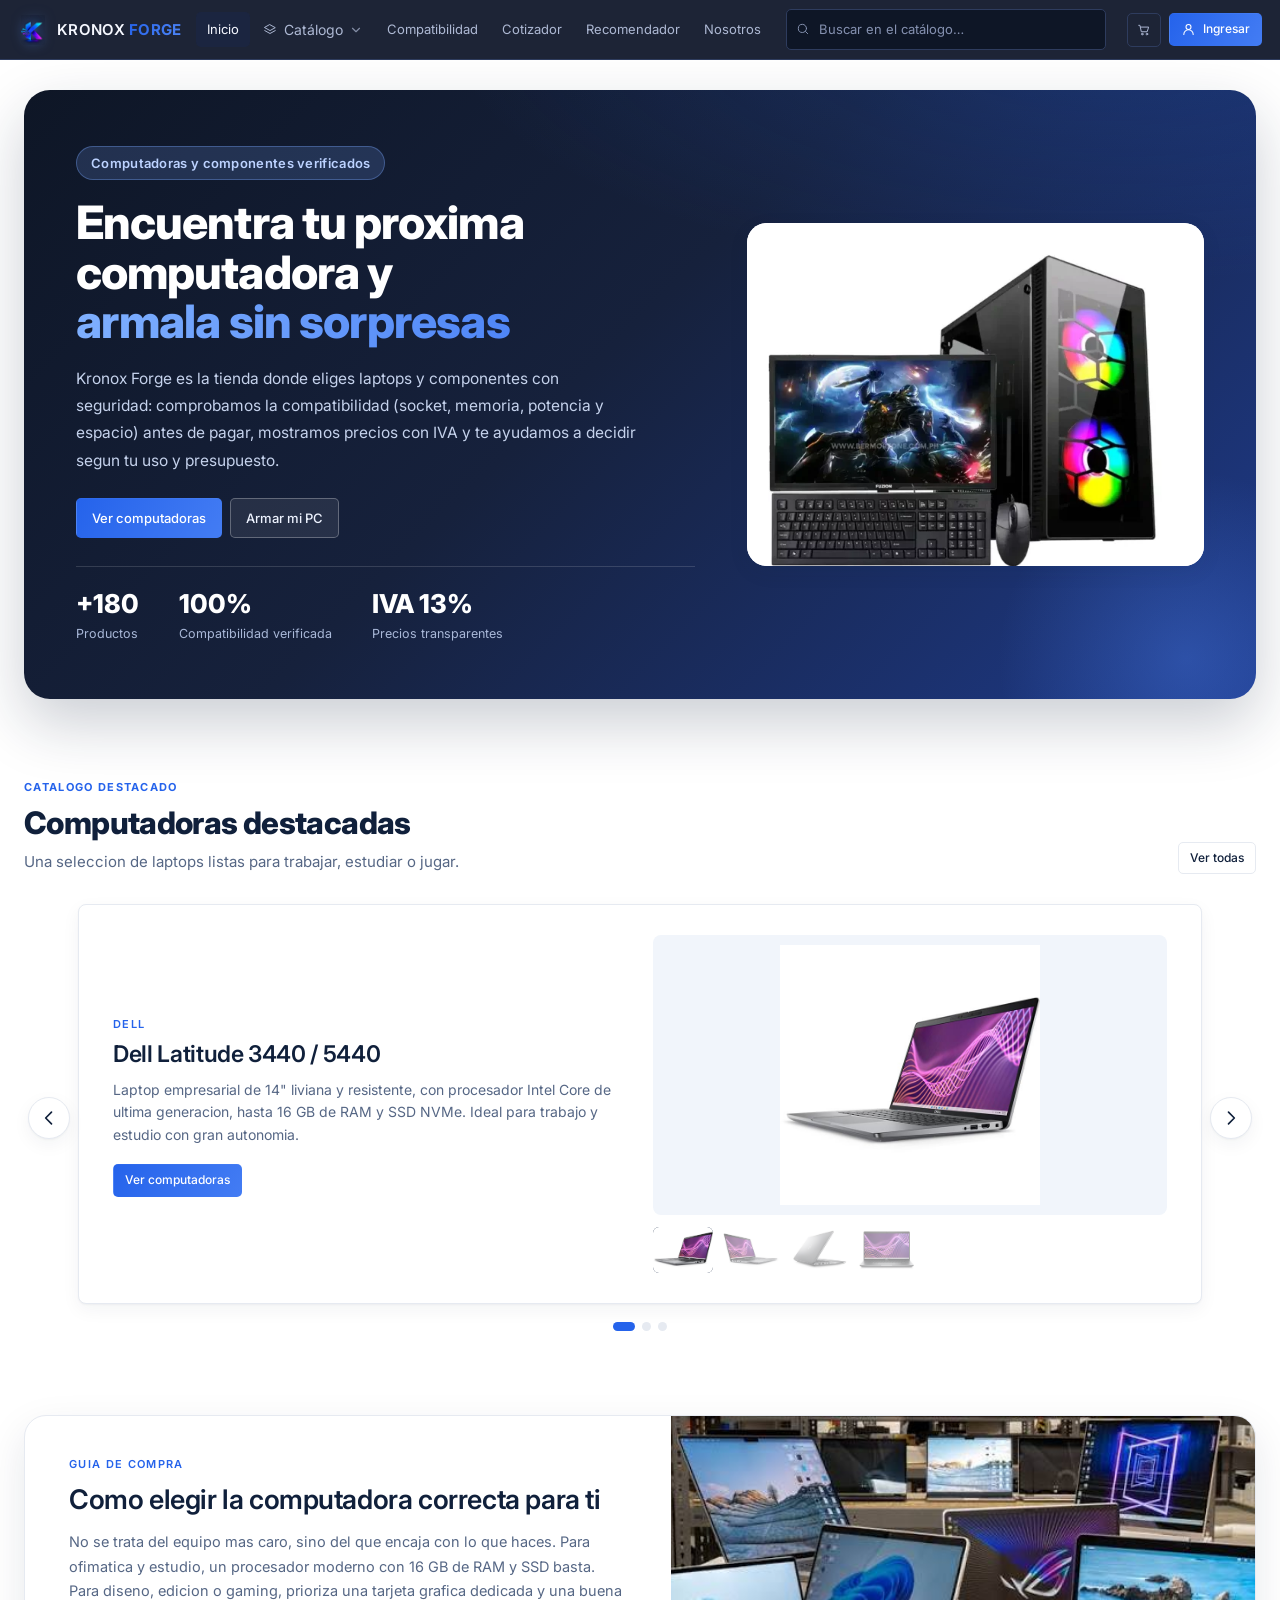
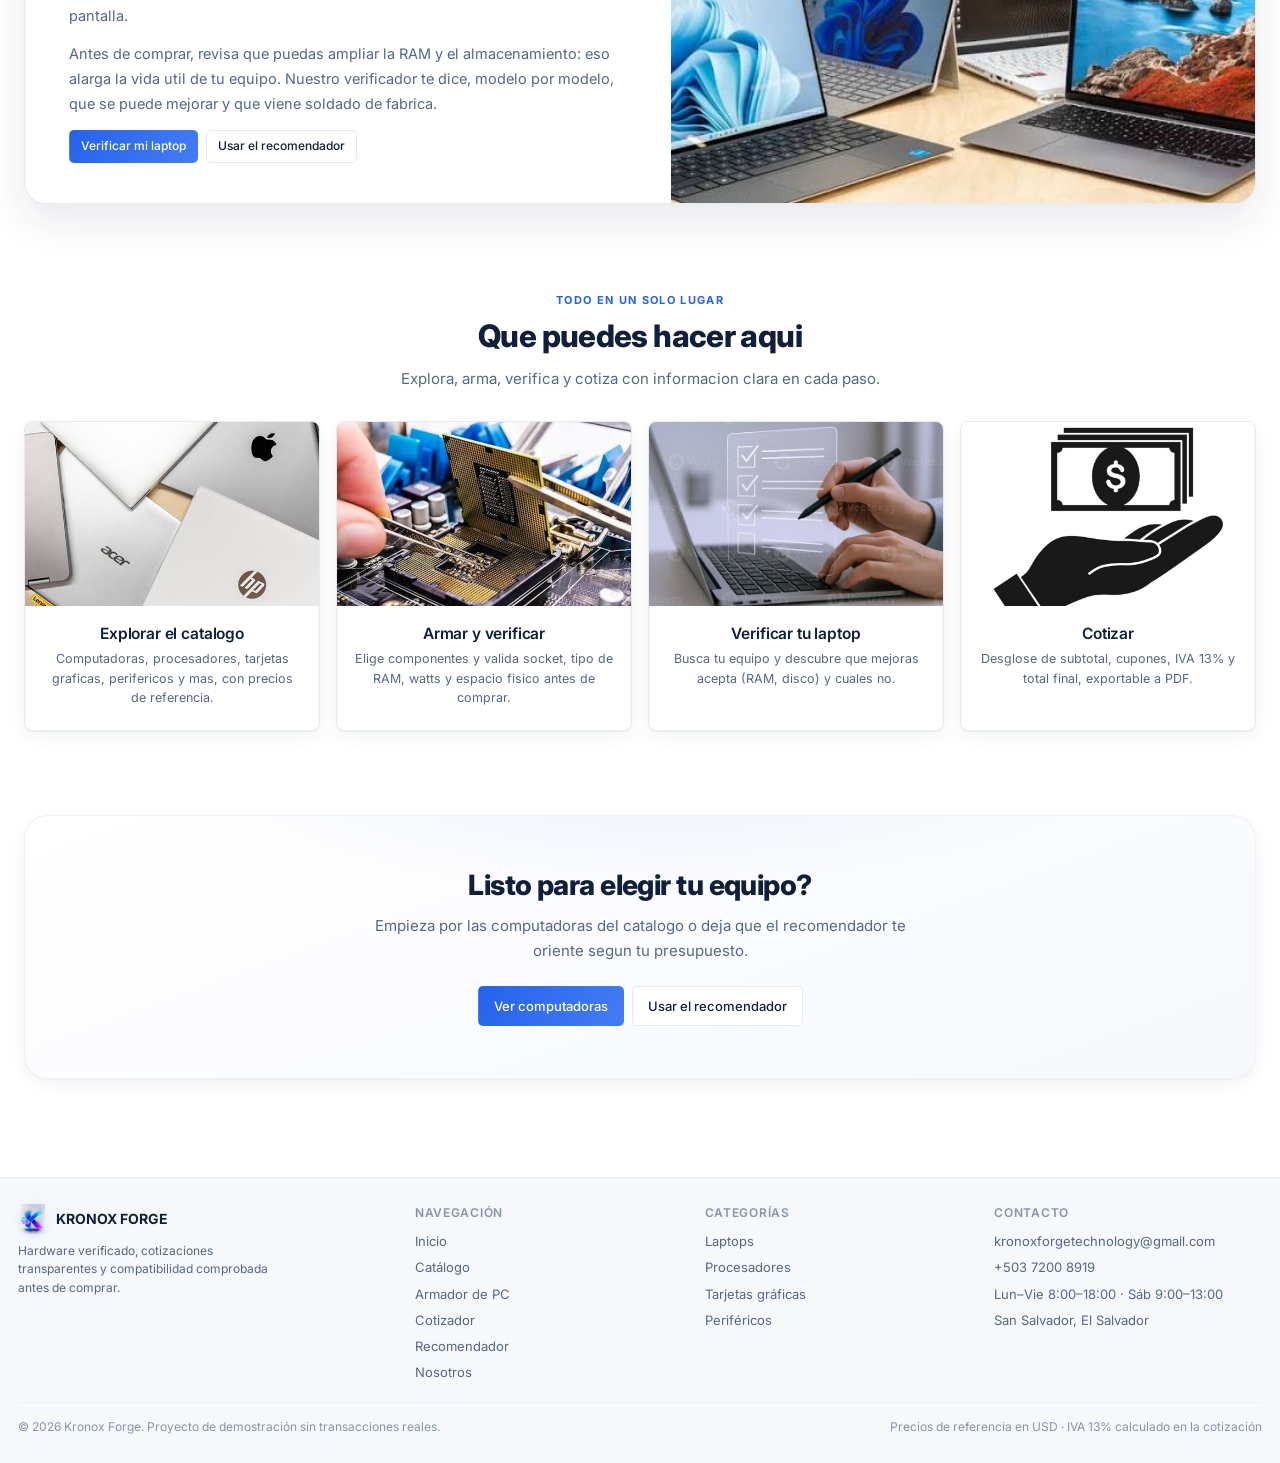
<file: index.html>
<!DOCTYPE html>
<html lang="es">
<head>
<meta charset="UTF-8">
<meta name="viewport" content="width=device-width, initial-scale=1">
<title>Inicio — Kronox Forge</title>
<meta name="description" content="Kronox Forge: tienda y catalogo de computadoras y componentes verificados. Explora laptops destacadas, arma tu PC con validacion de compatibilidad y cotiza con IVA.">
<link rel="preconnect" href="https://fonts.googleapis.com">
<link rel="preconnect" href="https://fonts.gstatic.com" crossorigin>
<link href="https://fonts.googleapis.com/css2?family=Inter:wght@400;500;600&display=swap" rel="stylesheet">
<link rel="stylesheet" href="css/style.css">
<link rel="stylesheet" href="css/style2.css">
<link rel="stylesheet" href="css/inicio.css">
</head>
<body data-page="inicio">

<div id="navbar"></div>

<main class="main">
  <div class="wrap home-wrap">

    <section class="hero-home reveal">
      <div class="hero-home-grid">
        <div class="hero-tx">
          <span class="badge badge-accent home-eyebrow">Computadoras y componentes verificados</span>
          <h1 class="hero-home-title">Encuentra tu proxima computadora y <span class="accent-text">armala sin sorpresas</span></h1>
          <p class="hero-home-lead">Kronox Forge es la tienda donde eliges laptops y componentes con seguridad: comprobamos la compatibilidad (socket, memoria, potencia y espacio) antes de pagar, mostramos precios con IVA y te ayudamos a decidir segun tu uso y presupuesto.</p>
          <div class="btn-group">
            <a class="btn btn-primary" href="catalogo.html?cat=laptops">Ver computadoras</a>
            <a class="btn" href="compatibilidad.html">Armar mi PC</a>
          </div>
          <div class="hero-home-stats">
            <div class="hero-home-stat"><b>+180</b><span>Productos</span></div>
            <div class="hero-home-stat"><b>100%</b><span>Compatibilidad verificada</span></div>
            <div class="hero-home-stat"><b>IVA 13%</b><span>Precios transparentes</span></div>
          </div>
        </div>
        <div class="hero-carousel" id="heroCarousel" aria-label="Imagenes de Kronox Forge"></div>
      </div>
    </section>

    <section class="home-section reveal">
      <div class="home-head home-head-row">
        <div>
          <span class="home-eyebrow-sm">Catalogo destacado</span>
          <h2 class="home-h2">Computadoras destacadas</h2>
          <p class="home-sub">Una seleccion de laptops listas para trabajar, estudiar o jugar.</p>
        </div>
        <a class="btn btn-sm" href="catalogo.html?cat=laptops">Ver todas</a>
      </div>
      <div class="feat-carousel" id="featCarousel">
        <button class="feat-arrow feat-prev" id="featPrev" aria-label="Anterior"><svg viewBox="0 0 24 24" width="20" height="20" fill="none" stroke="currentColor" stroke-width="2" stroke-linecap="round" stroke-linejoin="round"><path d="M15 5l-7 7 7 7"/></svg></button>
        <div class="feat-track" id="featTrack"></div>
        <button class="feat-arrow feat-next" id="featNext" aria-label="Siguiente"><svg viewBox="0 0 24 24" width="20" height="20" fill="none" stroke="currentColor" stroke-width="2" stroke-linecap="round" stroke-linejoin="round"><path d="M9 5l7 7-7 7"/></svg></button>
        <div class="feat-dots" id="featDots"></div>
      </div>
    </section>

    <section class="home-section reveal">
      <article class="card editorial home-editorial">
        <div class="editorial-tx">
          <span class="eyebrow">Guia de compra</span>
          <h2>Como elegir la computadora correcta para ti</h2>
          <p>No se trata del equipo mas caro, sino del que encaja con lo que haces. Para ofimatica y estudio, un procesador moderno con 16 GB de RAM y SSD basta. Para diseno, edicion o gaming, prioriza una tarjeta grafica dedicada y una buena pantalla.</p>
          <p>Antes de comprar, revisa que puedas ampliar la RAM y el almacenamiento: eso alarga la vida util de tu equipo. Nuestro verificador te dice, modelo por modelo, que se puede mejorar y que viene soldado de fabrica.</p>
          <div class="btn-group">
            <a class="btn btn-primary btn-sm" href="compatibilidad.html">Verificar mi laptop</a>
            <a class="btn btn-sm" href="recomendador.html">Usar el recomendador</a>
          </div>
        </div>
        <div class="editorial-img" style="background-image:url('img/Inicio imagnes/guia-compra.png')"></div>
      </article>
    </section>

    <section class="home-section reveal">
      <div class="home-head home-head-center">
        <span class="home-eyebrow-sm">Todo en un solo lugar</span>
        <h2 class="home-h2">Que puedes hacer aqui</h2>
        <p class="home-sub">Explora, arma, verifica y cotiza con informacion clara en cada paso.</p>
      </div>
      <div class="tiles">
        <a class="tile" href="catalogo.html">
          <span class="tile-img"><img src="img/Inicio imagnes/laptops muestras.pmg.jpg" alt="Computadoras de muestra" loading="lazy"></span>
          <span class="tile-tx"><h3>Explorar el catalogo</h3><p>Computadoras, procesadores, tarjetas graficas, perifericos y mas, con precios de referencia.</p></span>
        </a>
        <a class="tile" href="compatibilidad.html">
          <span class="tile-img"><img src="img/Inicio imagnes/armado-cpu.png" alt="Armado de PC" loading="lazy"></span>
          <span class="tile-tx"><h3>Armar y verificar</h3><p>Elige componentes y valida socket, tipo de RAM, watts y espacio fisico antes de comprar.</p></span>
        </a>
        <a class="tile" href="compatibilidad.html">
          <span class="tile-img"><img src="img/Inicio imagnes/verificar-laptop.png" alt="Verificacion de laptop" loading="lazy"></span>
          <span class="tile-tx"><h3>Verificar tu laptop</h3><p>Busca tu equipo y descubre que mejoras acepta (RAM, disco) y cuales no.</p></span>
        </a>
        <a class="tile" href="cotizador.html">
          <span class="tile-img"><img src="img/Inicio imagnes/cotizar.png" alt="Cotizacion" loading="lazy"></span>
          <span class="tile-tx"><h3>Cotizar</h3><p>Desglose de subtotal, cupones, IVA 13% y total final, exportable a PDF.</p></span>
        </a>
      </div>
    </section>

    <section class="home-section reveal">
      <div class="home-cta">
        <h3>Listo para elegir tu equipo?</h3>
        <p>Empieza por las computadoras del catalogo o deja que el recomendador te oriente segun tu presupuesto.</p>
        <div class="btn-group" style="justify-content:center">
          <a class="btn btn-primary" href="catalogo.html?cat=laptops">Ver computadoras</a>
          <a class="btn" href="recomendador.html">Usar el recomendador</a>
        </div>
      </div>
    </section>

  </div>
</main>

<div id="footer"></div>
<script src="js/laptops.js"></script>
<script src="js/laptops2.js"></script>
<script src="js/laptops3.js"></script>
<script src="js/laptops4.js"></script>
<script src="js/componentes.js"></script>
<script src="js/app.js"></script>
<script>
  (function () {
    var els = document.querySelectorAll('.reveal');
    if (!('IntersectionObserver' in window) || !els.length) {
      for (var r = 0; r < els.length; r++) els[r].classList.add('in');
    } else {
      var io = new IntersectionObserver(function (entries) {
        entries.forEach(function (e) {
          if (e.isIntersecting) { e.target.classList.add('in'); io.unobserve(e.target); }
        });
      }, { threshold: 0.12, rootMargin: '0px 0px -8% 0px' });
      els.forEach(function (el) { io.observe(el); });
    }
  })();

  (function () {
    var HERO_IMAGES = [
      'img/Inicio imagnes/PC Gamer Vanguard Alfa.png',
      'img/Inicio imagnes/Ram Emsamblaje.png',
      'img/Inicio imagnes/laptops muestras.pmg.jpg'
    ];
    var box = document.getElementById('heroCarousel');
    if (!box) return;
    box.innerHTML = HERO_IMAGES.map(function (s, i) {
      return '<img class="hero-slide' + (i === 0 ? ' on' : '') + '" src="' + encodeURI(s) + '" alt="">';
    }).join('');
    var slides = box.querySelectorAll('.hero-slide');
    if (slides.length < 2) return;
    var hi = 0;
    setInterval(function () {
      slides[hi].classList.remove('on');
      hi = (hi + 1) % slides.length;
      slides[hi].classList.add('on');
    }, 3000);
  })();

  (function () {
    var FEATURED = [
      {
        brand: 'Dell',
        name: 'Dell Latitude 3440 / 5440',
        desc: 'Laptop empresarial de 14" liviana y resistente, con procesador Intel Core de ultima generacion, hasta 16 GB de RAM y SSD NVMe. Ideal para trabajo y estudio con gran autonomia.',
        dir: 'img/Computadoras Destacadas/Computadora Dell/',
        images: ['Dell Latitude 3440  5440.png', 'Dell Latitude 3440 54401.png', 'Dell Latitude 3440 54402.png', 'Dell Latitude 3440 54403.png']
      },
      {
        brand: 'Lenovo',
        name: 'Lenovo IdeaPad Pro 5',
        desc: 'Portatil de 14" con pantalla nitida, chasis de aluminio y gran rendimiento multitarea. Equilibrio entre portabilidad y potencia para creativos y uso diario exigente.',
        dir: 'img/Computadoras Destacadas/Computadora Lenovo/',
        images: ['Lenovo IdeaPad PRO 5.png', 'Lenovo IdeaPad PRO 6.png', 'Lenovo IdeaPad PRO 7.png', 'IdeaPad Pro 5 lenovo.png', 'IdeaPad Pro 5 lenovo1.png', 'IdeaPad Pro 5 lenovo2.png', 'IdeaPad Pro 5 lenovo3.png', 'IdeaPad Pro 5 lenovo4.png', 'IdeaPad Pro 5 lenovo5.png']
      },
      {
        brand: 'ASUS',
        name: 'ASUS Zenbook 14 OLED',
        desc: 'Ultrabook premium de 14" con pantalla OLED, chasis delgado de ~1.2 kg y gran bateria. Perfecta para quienes buscan diseno, color preciso y portabilidad.',
        dir: 'img/Computadoras Destacadas/computadora Azus/',
        images: ['ASUS Zenbook 14 OLED.png', 'ASUS Zenbook 14 OLED1.png', 'ASUS Zenbook 14 OLED2.png', 'ASUS Zenbook 14 OLED3.png', 'ASUS Zenbook 14 OLED5.png', 'ASUS Zenbook 14 OLED6.png', 'ASUS Zenbook 14 OLED7.png']
      }
    ];
    var track = document.getElementById('featTrack');
    var dotsBox = document.getElementById('featDots');
    var prevBtn = document.getElementById('featPrev');
    var nextBtn = document.getElementById('featNext');
    if (!track) return;

    var fi = 0;
    var imgIdx = FEATURED.map(function () { return 0; });

    function esc(t) { var d = document.createElement('div'); d.textContent = t == null ? '' : t; return d.innerHTML; }

    function render() {
      var c = FEATURED[fi];
      var cur = imgIdx[fi];
      var thumbs = c.images.map(function (img, i) {
        return '<button type="button" class="feat-thumb' + (i === cur ? ' on' : '') +
          '" data-i="' + i + '" aria-label="Ver foto ' + (i + 1) + ' de ' + esc(c.name) + '">' +
          '<img src="' + encodeURI(c.dir + img) + '" alt=""></button>';
      }).join('');

      track.innerHTML =
        '<article class="feat-card">' +
          '<div class="feat-tx">' +
            '<span class="feat-brand">' + esc(c.brand) + '</span>' +
            '<h3>' + esc(c.name) + '</h3>' +
            '<p>' + esc(c.desc) + '</p>' +
            '<a class="btn btn-sm btn-primary" href="catalogo.html?cat=laptops">Ver computadoras</a>' +
          '</div>' +
          '<div class="feat-gallery">' +
            '<div class="feat-main"><img src="' + encodeURI(c.dir + c.images[cur]) + '" alt="' + esc(c.name) + '"></div>' +
            '<div class="feat-thumbs">' + thumbs + '</div>' +
          '</div>' +
        '</article>';

      var mainImg = track.querySelector('.feat-main img');
      var thumbBtns = track.querySelectorAll('.feat-thumb');
      Array.prototype.forEach.call(thumbBtns, function (b) {
        b.addEventListener('click', function () {
          var i = +b.getAttribute('data-i');
          imgIdx[fi] = i;
          mainImg.src = encodeURI(c.dir + c.images[i]);
          for (var k = 0; k < thumbBtns.length; k++) thumbBtns[k].classList.toggle('on', thumbBtns[k] === b);
        });
      });

      var dots = dotsBox.querySelectorAll('button');
      for (var i = 0; i < dots.length; i++) dots[i].classList.toggle('on', i === fi);
    }

    dotsBox.innerHTML = FEATURED.map(function (c) {
      return '<button type="button" aria-label="Ir a ' + esc(c.name) + '"></button>';
    }).join('');
    Array.prototype.forEach.call(dotsBox.querySelectorAll('button'), function (b, i) {
      b.addEventListener('click', function () { fi = i; render(); });
    });

    function go(dir) { fi = (fi + dir + FEATURED.length) % FEATURED.length; render(); }
    if (prevBtn) prevBtn.addEventListener('click', function () { go(-1); });
    if (nextBtn) nextBtn.addEventListener('click', function () { go(1); });

    render();
  })();
</script>
</body>
</html>
</file>
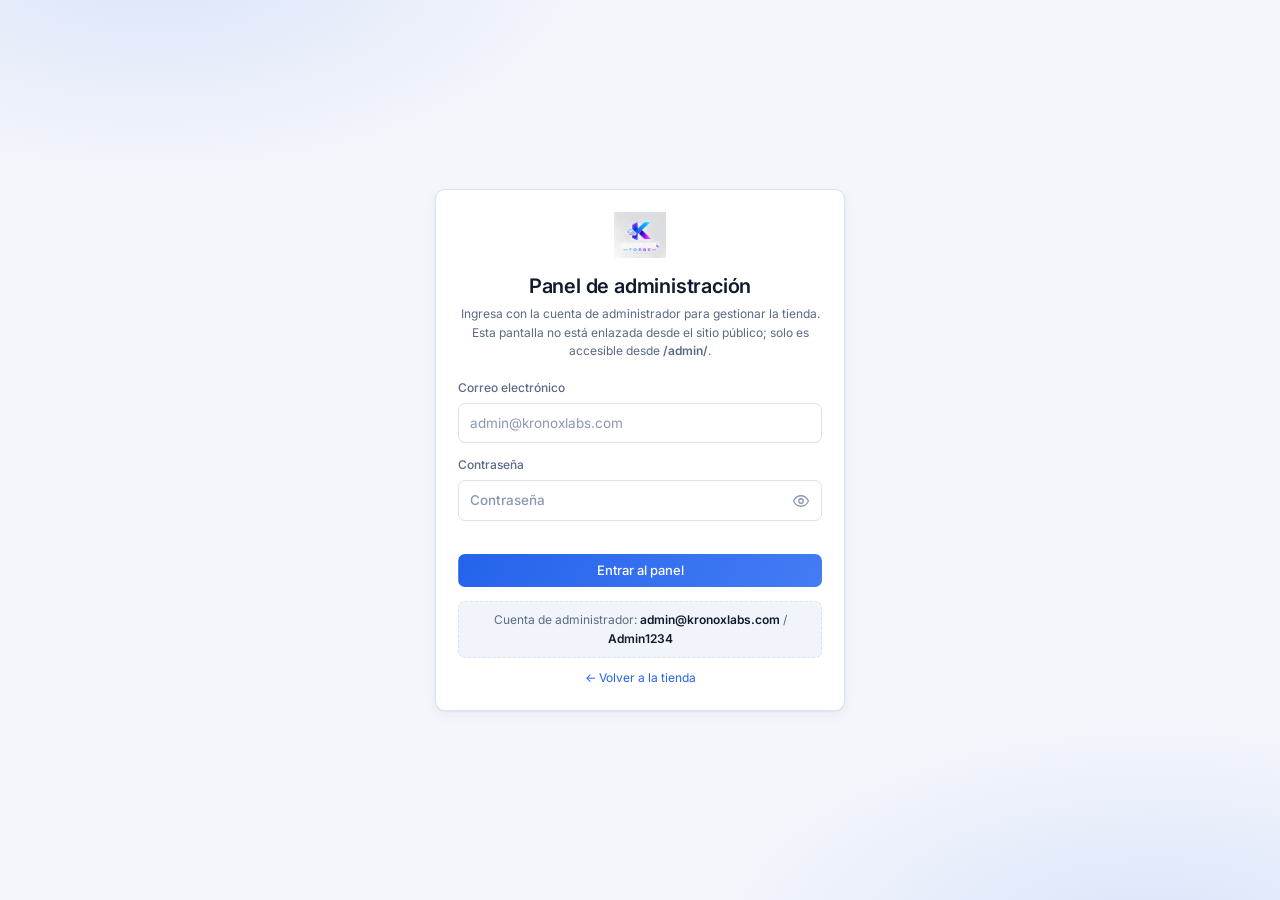
<file: admin/index.html>
<!DOCTYPE html>
<html lang="es">
<head>
<meta charset="UTF-8">
<meta name="viewport" content="width=device-width, initial-scale=1">
<title>Administración — Kronox Forge</title>
<meta name="robots" content="noindex">
<link rel="preconnect" href="https://fonts.googleapis.com">
<link rel="preconnect" href="https://fonts.gstatic.com" crossorigin>
<link href="https://fonts.googleapis.com/css2?family=Inter:wght@400;500;600&display=swap" rel="stylesheet">
<link rel="stylesheet" href="admin.css">
</head>
<body data-page="admin">

<!-- Acceso de administrador -->
<section id="adminGate">
  <div class="gate-card card card-pad-lg">
    <img class="gate-logo" src="../img/logo-full-glow.png" alt="Kronox Forge">
    <h1>Panel de administración</h1>
    <p class="tiny muted">Ingresa con la cuenta de administrador para gestionar la tienda. Esta pantalla no está enlazada desde el sitio público; solo es accesible desde <b>/admin/</b>.</p>
    <form id="gateForm" novalidate>
      <label class="field"><span>Correo electrónico</span><input type="email" id="gEmail" placeholder="admin@kronoxlabs.com" autocomplete="username"></label>
      <label class="field"><span>Contraseña</span>
        <span class="pass-wrap">
          <input type="password" id="gPass" placeholder="Contraseña" autocomplete="current-password">
          <button type="button" class="pass-eye" id="gEye" aria-label="Mostrar contraseña"></button>
        </span>
      </label>
      <div class="err-text" id="gErr"></div>
      <button class="btn btn-primary btn-block" type="submit">Entrar al panel</button>
    </form>
    <p class="hint">Cuenta de administrador: <b>admin@kronoxlabs.com</b> / <b>Admin1234</b></p>
    <a class="tiny" href="../index.html">← Volver a la tienda</a>
  </div>
</section>

<!-- Panel -->
<div id="adminApp" class="hidden">
  <header class="adm-topbar">
    <div class="adm-brand">
      <img src="../img/logo-k.png" alt="">
      <div><b>KRONOX FORGE</b><span>Panel de administración</span></div>
    </div>
    <nav class="adm-tabs" id="admTabs">
      <button class="adm-tab active" data-sec="resumen">Resumen</button>
      <button class="adm-tab" data-sec="productos">Productos</button>
      <button class="adm-tab" data-sec="cupones">Cupones</button>
      <button class="adm-tab" data-sec="usuarios">Usuarios</button>
      <button class="adm-tab" data-sec="cotizaciones">Cotizaciones</button>
      <button class="adm-tab" data-sec="pedidos">Pedidos</button>
    </nav>
    <div class="adm-user">
      <span class="badge badge-accent">Admin</span>
      <a class="btn btn-sm" href="../index.html" target="_blank" rel="noopener">Ver tienda</a>
      <button class="btn btn-sm btn-clear" id="admLogout">Cerrar sesión</button>
    </div>
  </header>

  <main class="adm-main">
    <section id="sec-resumen" class="adm-sec"></section>
    <section id="sec-productos" class="adm-sec hidden"></section>
    <section id="sec-cupones" class="adm-sec hidden"></section>
    <section id="sec-usuarios" class="adm-sec hidden"></section>
    <section id="sec-cotizaciones" class="adm-sec hidden"></section>
    <section id="sec-pedidos" class="adm-sec hidden"></section>
  </main>
</div>

<script src="../js/laptops2.js"></script>
<script src="../js/laptops3.js"></script>
<script src="../js/app.js"></script>
<script src="admin.js"></script>
</body>
</html>
</file>
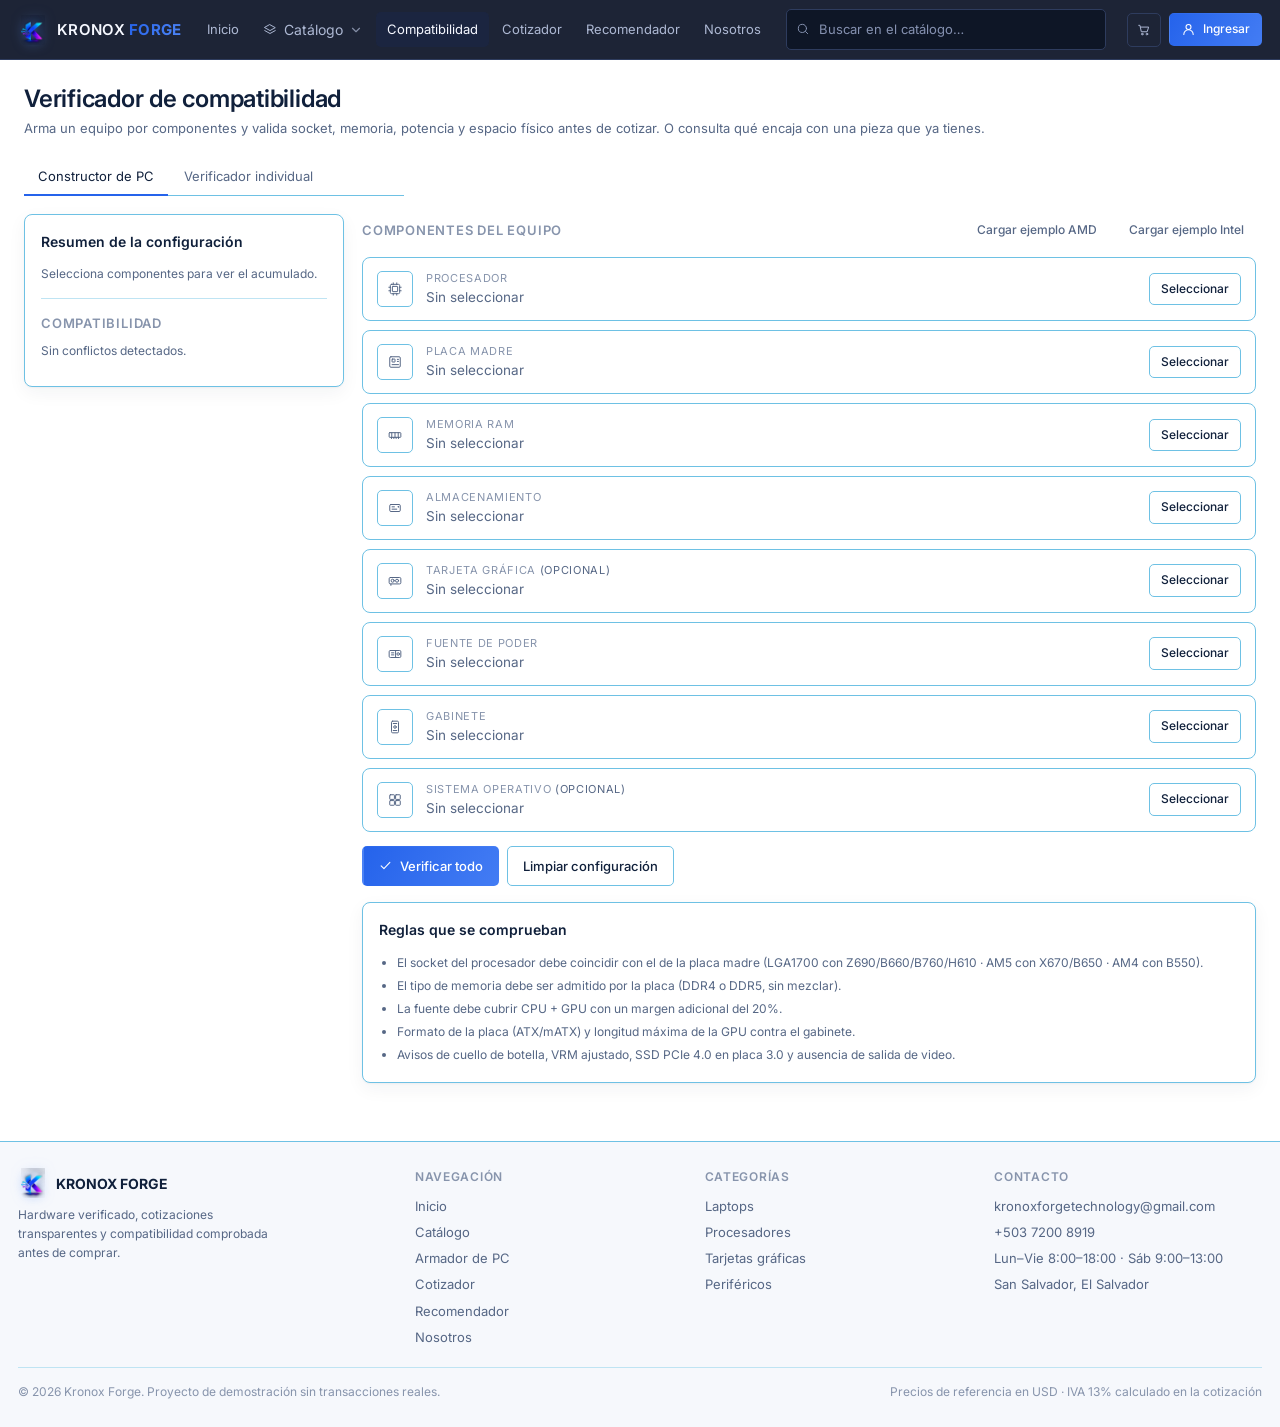
<file: compatibilidad.html>
<!DOCTYPE html>
<html lang="es">
<head>
<meta charset="UTF-8">
<meta name="viewport" content="width=device-width, initial-scale=1">
<title>Compatibilidad — Kronox Forge</title>
<meta name="description" content="Armador de PC con verificación de socket, tipo de memoria y potencia de fuente, más recomendador de componentes compatibles.">
<link rel="preconnect" href="https://fonts.googleapis.com">
<link rel="preconnect" href="https://fonts.gstatic.com" crossorigin>
<link href="https://fonts.googleapis.com/css2?family=Inter:wght@400;500;600&display=swap" rel="stylesheet">
<link rel="stylesheet" href="css/style.css">
<link rel="stylesheet" href="css/style2.css">
</head>
<body data-page="compatibilidad">

<div id="navbar"></div>

<main class="main">
  <div class="wrap">

    <div class="page-head">
      <h1>Verificador de compatibilidad</h1>
      <p>Arma un equipo por componentes y valida socket, memoria, potencia y espacio físico antes de cotizar. O consulta qué encaja con una pieza que ya tienes.</p>
    </div>

    <div class="tabs" style="max-width:380px">
      <button class="tab active" data-view="builder">Constructor de PC</button>
      <button class="tab" data-view="check">Verificador individual</button>
    </div>

    <!-- ============ PARTE A — Constructor ============ -->
    <section id="viewBuilder">
      <div class="builder" style="margin-top:18px">
        <div>
          <div class="row-between" style="margin-bottom:10px">
            <h4 class="section-title" style="margin:0">Componentes del equipo</h4>
            <div class="btn-group">
              <button class="btn btn-sm btn-ghost" id="quickBuild">Cargar ejemplo AMD</button>
              <button class="btn btn-sm btn-ghost" id="quickBuildIntel">Cargar ejemplo Intel</button>
            </div>
          </div>
          <div class="slots" id="slots"></div>
          <div class="btn-group" style="margin-top:14px">
            <button class="btn btn-primary" id="verifyAll"><svg viewBox="0 0 24 24" width="15" height="15" fill="none" stroke="currentColor" stroke-width="1.7" stroke-linecap="round" stroke-linejoin="round"><path d="M5 12.5l4.5 4.5L19 7"/></svg> Verificar todo</button>
            <button class="btn" id="clearBuild">Limpiar configuración</button>
          </div>
          <div class="card" style="margin-top:16px">
            <div class="panel-title">Reglas que se comprueban</div>
            <ul class="tiny muted" style="margin:0;padding-left:18px;line-height:1.9">
              <li>El socket del procesador debe coincidir con el de la placa madre (LGA1700 con Z690/B660/B760/H610 · AM5 con X670/B650 · AM4 con B550).</li>
              <li>El tipo de memoria debe ser admitido por la placa (DDR4 o DDR5, sin mezclar).</li>
              <li>La fuente debe cubrir CPU + GPU con un margen adicional del 20%.</li>
              <li>Formato de la placa (ATX/mATX) y longitud máxima de la GPU contra el gabinete.</li>
              <li>Avisos de cuello de botella, VRM ajustado, SSD PCIe 4.0 en placa 3.0 y ausencia de salida de video.</li>
            </ul>
          </div>
        </div>

        <aside class="card sum-panel" id="sumPanel"></aside>
      </div>
    </section>

    <!-- ============ PARTE B — Verificador individual ============ -->
    <section id="viewCheck" class="hidden" style="margin-top:18px">
      <div class="card card-pad-lg" style="max-width:760px">
        <h3 style="margin-bottom:4px">Busca tu computadora y mira qué mejoras acepta</h3>
        <p class="tiny muted" style="margin-bottom:14px">Escribe la marca y el modelo de tu laptop. El sistema muestra sus especificaciones y qué puedes actualizar (RAM, disco, etc.), marcando en verde lo compatible y en rojo lo que podría no serlo.</p>
        <div class="search-input-wrap">
          <svg viewBox="0 0 24 24" width="14" height="14" fill="none" stroke="currentColor" stroke-width="1.7" stroke-linecap="round"><circle cx="11" cy="11" r="7"/><path d="M20 20l-3.6-3.6"/></svg>
          <input type="search" id="vSearch" placeholder="Ej. Dell Inspiron 15 3520, Mechrevo Aurora 16 Pro…" autocomplete="off" aria-label="Buscar computadora">
        </div>
        <div id="vSuggest" style="position:relative"></div>
        <div class="divider"></div>
        <h4 class="section-title">Consultas frecuentes</h4>
        <div class="chips" id="vQuick">
          <button class="chip" data-vid="lt-dell-inspiron-15-3520">Dell Inspiron 15 3520</button>
          <button class="chip" data-vid="lt-dell-xps-13-2026">Dell XPS 13</button>
          <button class="chip" data-vid="lt-mechrevo-aurora-16-pro">Mechrevo Aurora 16 Pro</button>
          <button class="chip" data-vid="lt-mechrevo-code-01">Mechrevo Code 01</button>
          <button class="chip" data-vid="lt-dell-g15-5530-i7">Dell G15 5530 (i7)</button>
        </div>
      </div>
      <div id="vResults" style="margin-top:20px"></div>
    </section>

  </div>
</main>

<div id="footer"></div>
<script src="js/laptops.js"></script>
<script src="js/laptops2.js"></script>
<script src="js/laptops3.js"></script>
<script src="js/laptops4.js"></script>
<script src="js/componentes.js"></script>
<script src="js/app.js"></script>
</body>
</html>
</file>
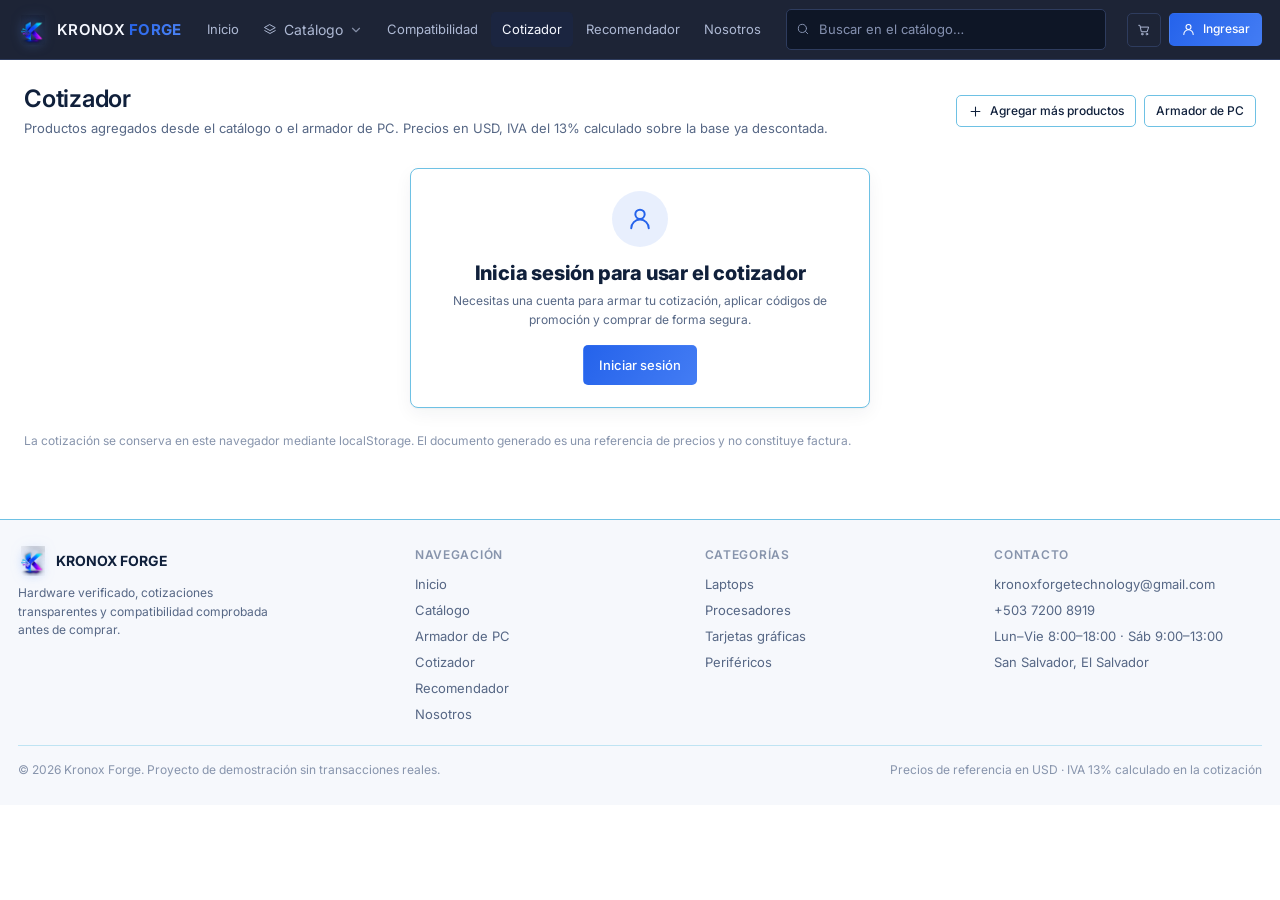
<file: cotizador.html>
<!DOCTYPE html>
<html lang="es">
<head>
<meta charset="UTF-8">
<meta name="viewport" content="width=device-width, initial-scale=1">
<title>Cotizador — Kronox Forge</title>
<meta name="description" content="Cotización con desglose de subtotal, descuentos por cupón, IVA 13% y total final. Exportable a PDF e imprimible.">
<link rel="preconnect" href="https://fonts.googleapis.com">
<link rel="preconnect" href="https://fonts.gstatic.com" crossorigin>
<link href="https://fonts.googleapis.com/css2?family=Inter:wght@400;500;600&display=swap" rel="stylesheet">
<link rel="stylesheet" href="css/style.css">
<link rel="stylesheet" href="css/style2.css">
</head>
<body data-page="cotizador">

<div id="navbar"></div>

<main class="main">
  <div class="wrap no-print">

    <div class="page-head row-between" style="flex-wrap:wrap">
      <div>
        <h1>Cotizador</h1>
        <p>Productos agregados desde el catálogo o el armador de PC. Precios en USD, IVA del 13% calculado sobre la base ya descontada.</p>
      </div>
      <div class="btn-group">
        <a class="btn btn-sm" href="catalogo.html"><svg viewBox="0 0 24 24" width="14" height="14" fill="none" stroke="currentColor" stroke-width="1.7" stroke-linecap="round" stroke-linejoin="round"><path d="M12 5v14M5 12h14"/></svg> Agregar más productos</a>
        <a class="btn btn-sm" href="compatibilidad.html">Armador de PC</a>
      </div>
    </div>

    <div class="quote-layout">
      <div class="quote-list-wrap">
        <div class="empty hidden" id="quoteEmpty">
          <h3>Tu cotización está vacía</h3>
          <p class="tiny">Explora el catálogo o arma un equipo completo en el verificador de compatibilidad.</p>
          <div class="btn-group" style="justify-content:center;margin-top:12px">
            <a class="btn btn-sm btn-primary" href="catalogo.html">Ir al catálogo</a>
            <a class="btn btn-sm" href="recomendador.html">Buscar por perfil de uso</a>
          </div>
        </div>
        <div class="q-cards hidden" id="quoteTable"><div id="quoteBody"></div></div>
      </div>

      <aside class="card" id="quotePanel"></aside>
    </div>

    <p class="hint tiny" style="margin-top:14px">
      La cotización se conserva en este navegador mediante localStorage. El documento generado es una referencia de precios y no constituye factura.
    </p>

  </div>

  <!-- Documento imprimible -->
  <div class="print-area"><div class="print-doc" id="printDoc"></div></div>
</main>

<div id="footer"></div>
<script src="js/laptops.js"></script>
<script src="js/laptops2.js"></script>
<script src="js/laptops3.js"></script>
<script src="js/laptops4.js"></script>
<script src="js/componentes.js"></script>
<script src="js/app.js"></script>
</body>
</html>
</file>
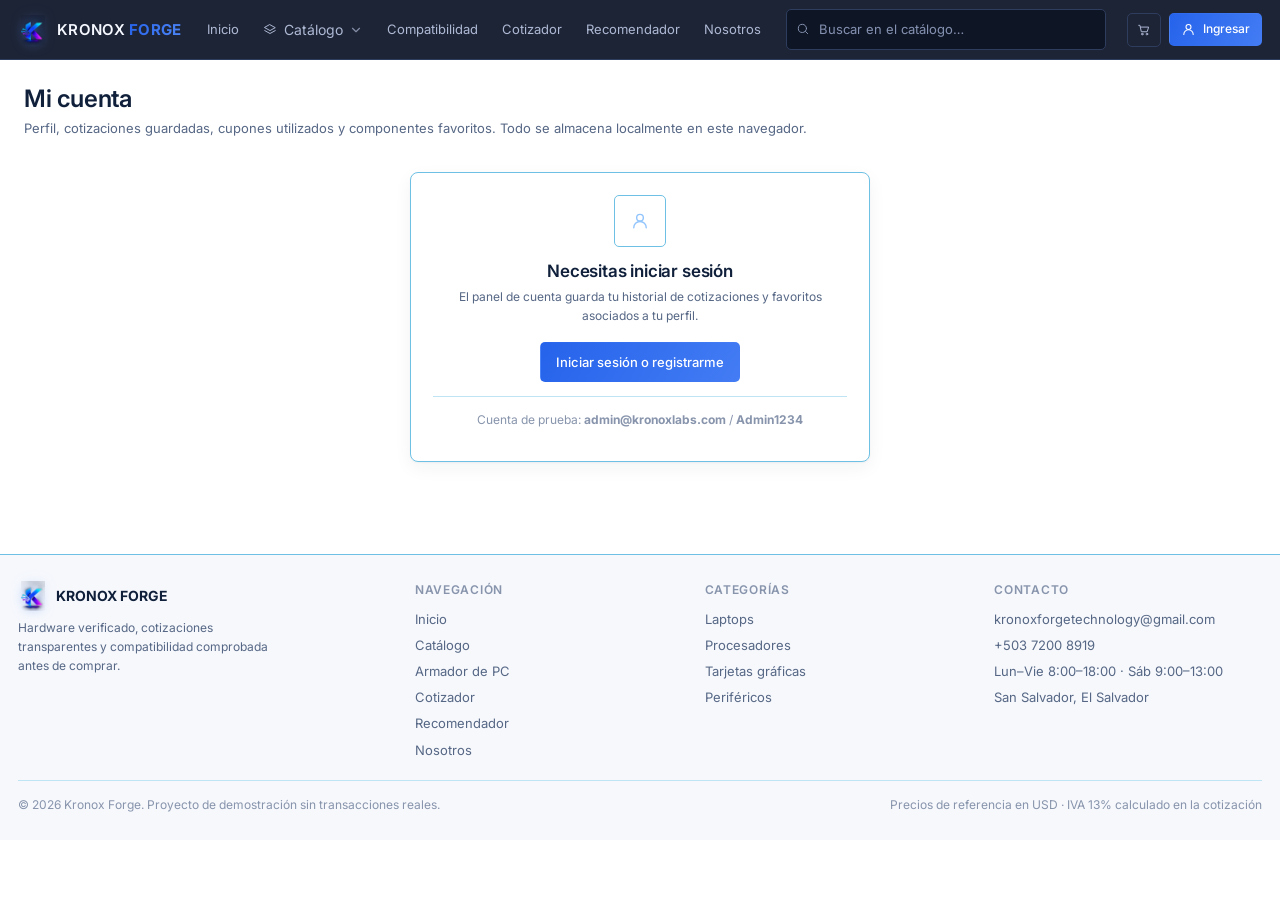
<file: cuenta.html>
<!DOCTYPE html>
<html lang="es">
<head>
<meta charset="UTF-8">
<meta name="viewport" content="width=device-width, initial-scale=1">
<title>Mi cuenta — Kronox Forge</title>
<meta name="description" content="Panel de usuario: perfil editable, historial de cotizaciones guardadas, códigos de promoción usados y componentes favoritos.">
<link rel="preconnect" href="https://fonts.googleapis.com">
<link rel="preconnect" href="https://fonts.gstatic.com" crossorigin>
<link href="https://fonts.googleapis.com/css2?family=Inter:wght@400;500;600&display=swap" rel="stylesheet">
<link rel="stylesheet" href="css/style.css">
<link rel="stylesheet" href="css/style2.css">
</head>
<body data-page="cuenta">

<div id="navbar"></div>

<main class="main">
  <div class="wrap">

    <div class="page-head">
      <h1>Mi cuenta</h1>
      <p>Perfil, cotizaciones guardadas, cupones utilizados y componentes favoritos. Todo se almacena localmente en este navegador.</p>
    </div>

    <!-- Acceso restringido -->
    <section id="loginGate" class="hidden">
      <div class="card card-pad-lg" style="max-width:460px;text-align:center;margin:34px auto">
        <span class="picon" style="width:52px;height:52px;margin:0 auto 14px;color:#93C5FD">
          <svg viewBox="0 0 24 24" fill="none" stroke="currentColor" stroke-width="1.7" stroke-linecap="round" stroke-linejoin="round"><circle cx="12" cy="8" r="4"/><path d="M4.5 20a7.5 7.5 0 0115 0"/></svg>
        </span>
        <h2 style="font-size:17px;margin-bottom:6px">Necesitas iniciar sesión</h2>
        <p class="tiny muted" style="margin-bottom:16px">El panel de cuenta guarda tu historial de cotizaciones y favoritos asociados a tu perfil.</p>
        <button class="btn btn-primary" id="gateLogin">Iniciar sesión o registrarme</button>
        <div class="divider"></div>
        <p class="hint">Cuenta de prueba: <b>admin@kronoxlabs.com</b> / <b>Admin1234</b></p>
      </div>
    </section>

    <!-- Panel -->
    <section id="accountRoot" class="hidden">
      <div class="account-layout">
        <nav class="side-nav">
          <button class="side-link active" data-tab="perfil">Perfil</button>
          <button class="side-link" data-tab="historial">Historial de cotizaciones</button>
          <button class="side-link" data-tab="cupones">Códigos usados</button>
          <button class="side-link" data-tab="favoritos">Favoritos</button>
          <hr class="divider">
          <a class="side-link" href="cotizador.html">Ir al cotizador</a>
        </nav>
        <div id="accPanel"></div>
      </div>
    </section>

  </div>
</main>

<div id="footer"></div>
<script src="js/laptops.js"></script>
<script src="js/laptops2.js"></script>
<script src="js/laptops3.js"></script>
<script src="js/laptops4.js"></script>
<script src="js/componentes.js"></script>
<script src="js/app.js"></script>
</body>
</html>
</file>
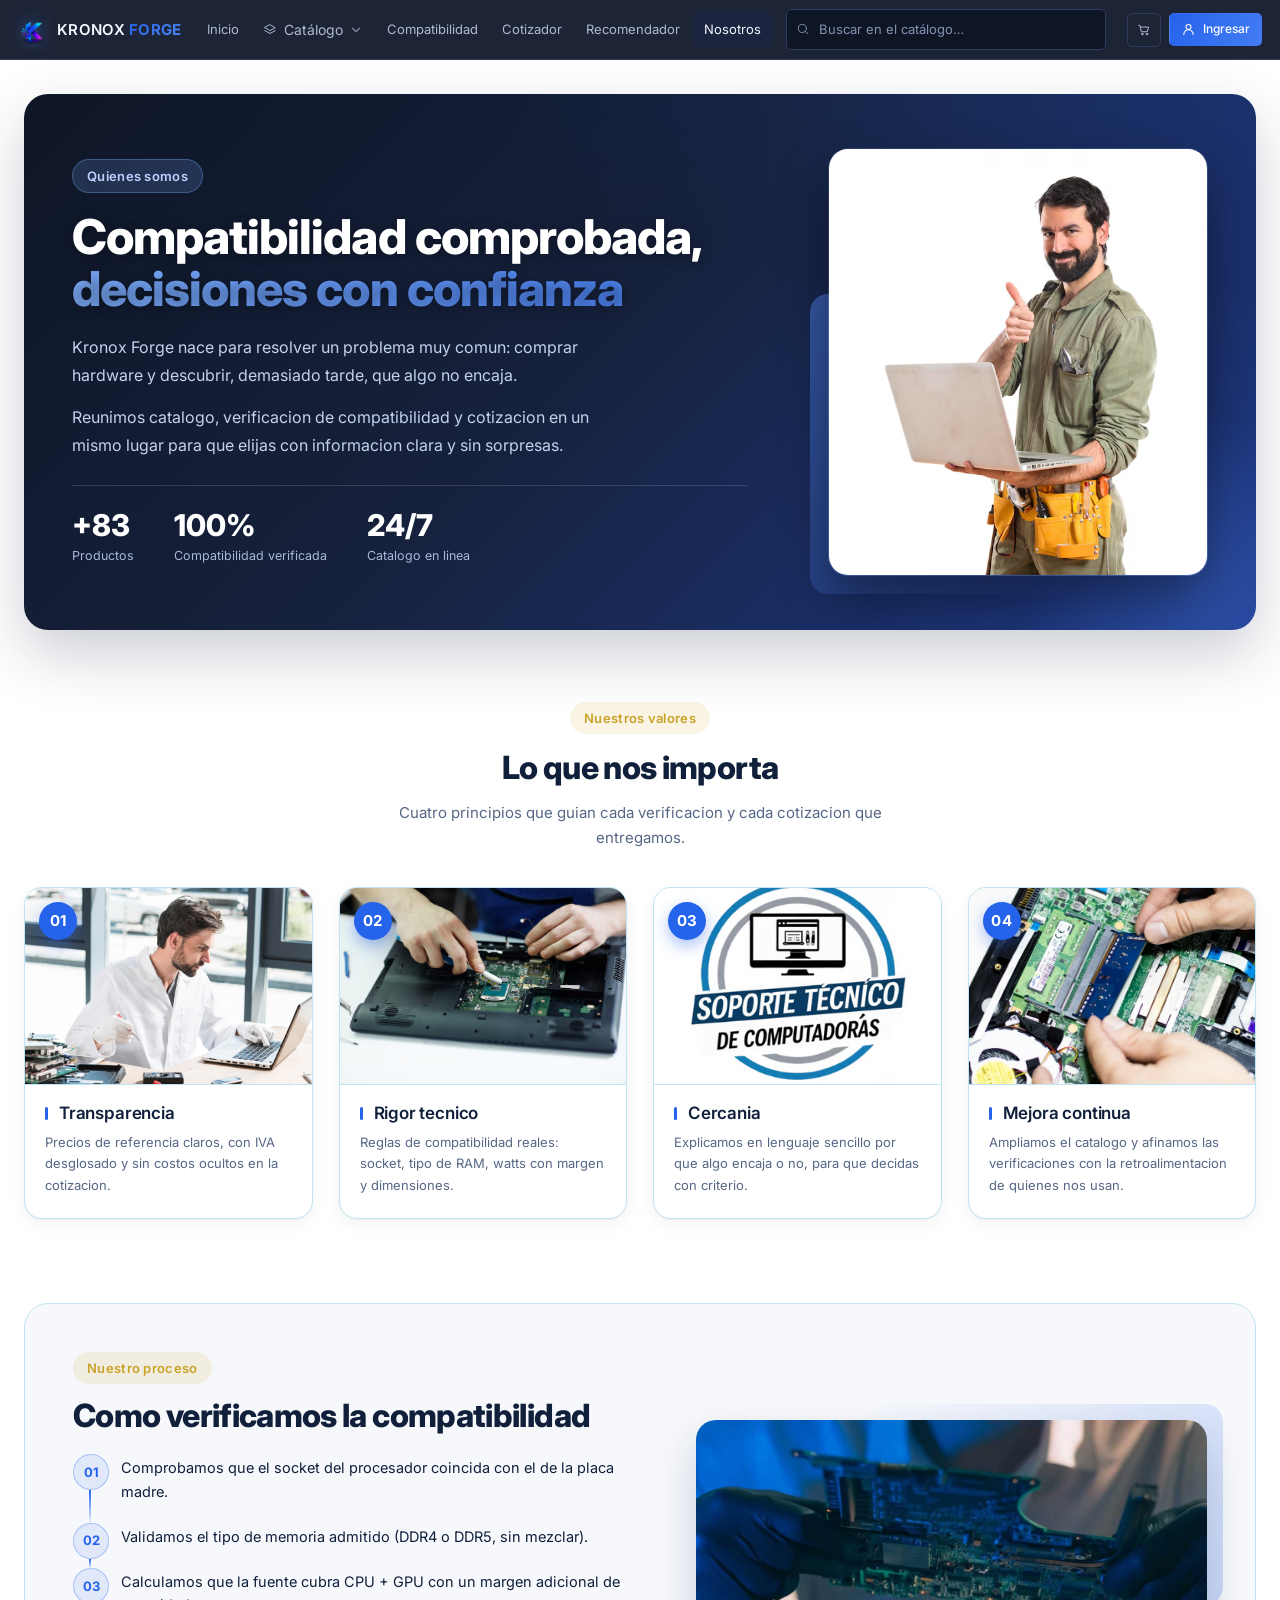
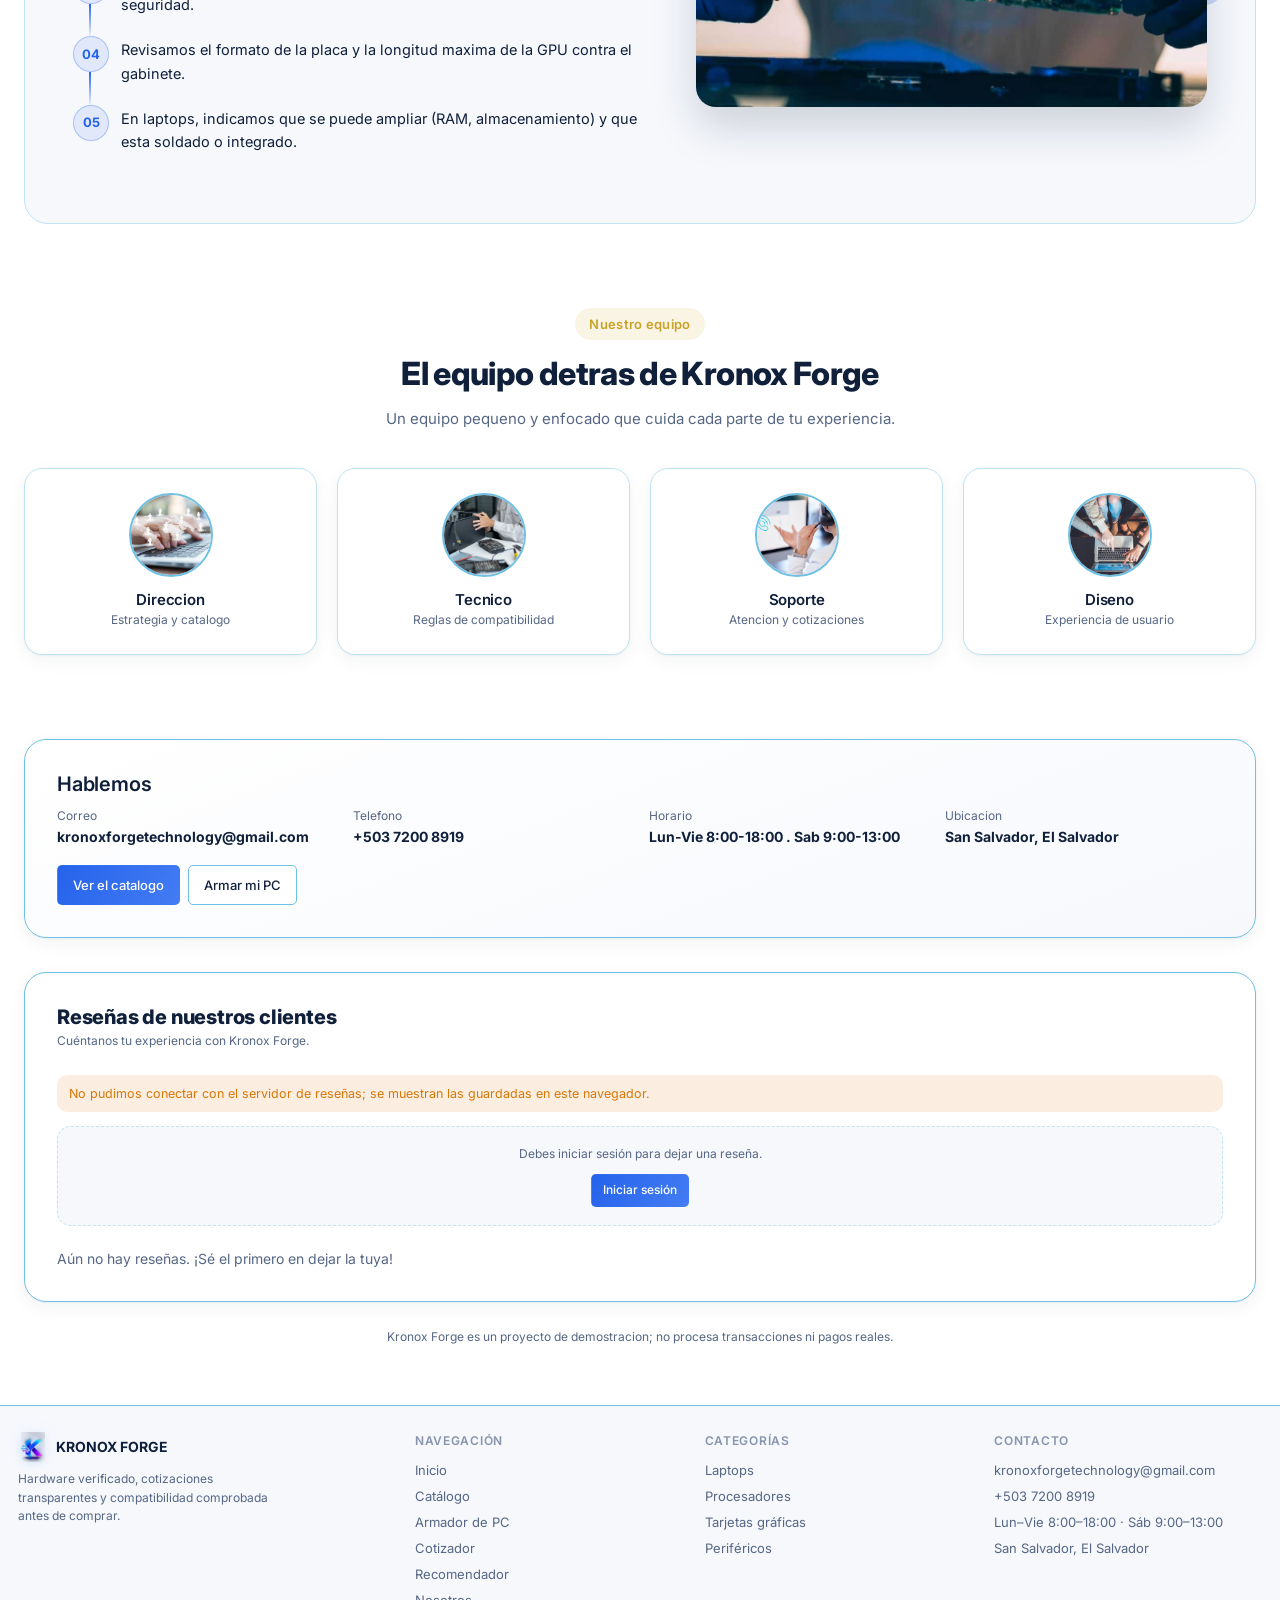
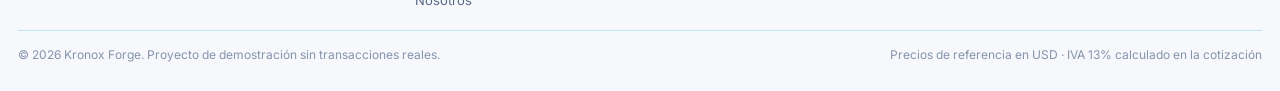
<file: nosotros.html>
<!DOCTYPE html>
<html lang="es">
<head>
<meta charset="UTF-8">
<meta name="viewport" content="width=device-width, initial-scale=1">
<title>Nosotros — Kronox Forge</title>
<meta name="description" content="Quienes somos en Kronox Forge: nuestros servicios, valores y la forma en que verificamos la compatibilidad del hardware antes de que compres.">
<link rel="preconnect" href="https://fonts.googleapis.com">
<link rel="preconnect" href="https://fonts.gstatic.com" crossorigin>
<link href="https://fonts.googleapis.com/css2?family=Inter:wght@400;500;600;700;800&display=swap" rel="stylesheet">
<link rel="stylesheet" href="css/style.css">
<link rel="stylesheet" href="css/style2.css">
<link rel="stylesheet" href="css/nosotros.css">
</head>
<body data-page="nosotros">

<div id="navbar"></div>

<main class="main">
  <div class="wrap about-wrap">

    <!-- Quienes somos -->
    <section class="about-intro about-hero">
      <div class="about-intro-grid">
        <div class="about-intro-text">
          <span class="badge badge-accent about-badge">Quienes somos</span>
          <h1 class="about-hero-title">Compatibilidad comprobada, <span class="accent-text">decisiones con confianza</span></h1>
          <p class="about-hero-lead">Kronox Forge nace para resolver un problema muy comun: comprar hardware y descubrir, demasiado tarde, que algo no encaja.</p>
          <p class="about-hero-lead">Reunimos catalogo, verificacion de compatibilidad y cotizacion en un mismo lugar para que elijas con informacion clara y sin sorpresas.</p>
          <div class="about-stats">
            <div class="about-stat"><b>+83</b><span>Productos</span></div>
            <div class="about-stat"><b>100%</b><span>Compatibilidad verificada</span></div>
            <div class="about-stat"><b>24/7</b><span>Catalogo en linea</span></div>
          </div>
        </div>
        <div class="about-intro-media">
          <img src="img/nosotros/quienes.png" alt="Tecnico de Kronox Forge">
        </div>
      </div>
    </section>

    <!-- Valores -->
    <section class="about-section values-section">
      <div class="about-section-head">
        <span class="badge badge-accent">Nuestros valores</span>
        <h2 class="about-section-title">Lo que nos importa</h2>
        <p class="about-section-sub">Cuatro principios que guian cada verificacion y cada cotizacion que entregamos.</p>
      </div>
      <div class="value-grid">
        <article class="value-card">
          <div class="value-img"><span class="value-num">01</span><img src="img/nosotros/transparencia.png" alt="Transparencia"></div>
          <div class="value-body">
            <h3>Transparencia</h3>
            <p class="tiny muted">Precios de referencia claros, con IVA desglosado y sin costos ocultos en la cotizacion.</p>
          </div>
        </article>
        <article class="value-card">
          <div class="value-img"><span class="value-num">02</span><img src="img/nosotros/rigor.png" alt="Rigor tecnico"></div>
          <div class="value-body">
            <h3>Rigor tecnico</h3>
            <p class="tiny muted">Reglas de compatibilidad reales: socket, tipo de RAM, watts con margen y dimensiones.</p>
          </div>
        </article>
        <article class="value-card">
          <div class="value-img"><span class="value-num">03</span><img src="img/nosotros/cercania.png" alt="Cercania"></div>
          <div class="value-body">
            <h3>Cercania</h3>
            <p class="tiny muted">Explicamos en lenguaje sencillo por que algo encaja o no, para que decidas con criterio.</p>
          </div>
        </article>
        <article class="value-card">
          <div class="value-img"><span class="value-num">04</span><img src="img/nosotros/mejora.png" alt="Mejora continua"></div>
          <div class="value-body">
            <h3>Mejora continua</h3>
            <p class="tiny muted">Ampliamos el catalogo y afinamos las verificaciones con la retroalimentacion de quienes nos usan.</p>
          </div>
        </article>
      </div>
    </section>

    <!-- Como trabajamos -->
    <section class="about-section process-section">
      <div class="about-check-grid">
        <div class="about-check-text">
          <span class="badge badge-accent" style="margin-bottom:12px;display:inline-block">Nuestro proceso</span>
          <h2 class="about-section-title" style="margin-top:0;text-align:left">Como verificamos la compatibilidad</h2>
          <ol class="check-steps">
            <li>Comprobamos que el socket del procesador coincida con el de la placa madre.</li>
            <li>Validamos el tipo de memoria admitido (DDR4 o DDR5, sin mezclar).</li>
            <li>Calculamos que la fuente cubra CPU + GPU con un margen adicional de seguridad.</li>
            <li>Revisamos el formato de la placa y la longitud maxima de la GPU contra el gabinete.</li>
            <li>En laptops, indicamos que se puede ampliar (RAM, almacenamiento) y que esta soldado o integrado.</li>
          </ol>
        </div>
        <div class="about-check-media">
          <img src="img/nosotros/verificamos.png" alt="Verificacion de compatibilidad">
        </div>
      </div>
    </section>

    <!-- Equipo -->
    <section class="about-section team-section">
      <div class="about-section-head">
        <span class="badge badge-accent">Nuestro equipo</span>
        <h2 class="about-section-title">El equipo detras de Kronox Forge</h2>
        <p class="about-section-sub">Un equipo pequeno y enfocado que cuida cada parte de tu experiencia.</p>
      </div>
      <div class="team-grid">
        <div class="card team-card"><img class="team-avatar team-photo" src="img/equipo/direccion.png" alt="Direccion"><h3 style="margin:0;font-size:15px">Direccion</h3><p class="tiny muted" style="margin:2px 0 0">Estrategia y catalogo</p></div>
        <div class="card team-card"><img class="team-avatar team-photo" src="img/equipo/tecnico.png" alt="Tecnico"><h3 style="margin:0;font-size:15px">Tecnico</h3><p class="tiny muted" style="margin:2px 0 0">Reglas de compatibilidad</p></div>
        <div class="card team-card"><img class="team-avatar team-photo" src="img/equipo/soporte.png" alt="Soporte"><h3 style="margin:0;font-size:15px">Soporte</h3><p class="tiny muted" style="margin:2px 0 0">Atencion y cotizaciones</p></div>
        <div class="card team-card"><img class="team-avatar team-photo" src="img/equipo/diseno.png" alt="Diseno"><h3 style="margin:0;font-size:15px">Diseno</h3><p class="tiny muted" style="margin:2px 0 0">Experiencia de usuario</p></div>
      </div>
    </section>

    <!-- Contacto -->
    <section class="card card-pad-lg about-contact">
      <h3 style="margin:0 0 10px;font-size:20px">Hablemos</h3>
      <div class="tiles">
        <div><div class="tiny muted">Correo</div><b>kronoxforgetechnology@gmail.com</b></div>
        <div><div class="tiny muted">Telefono</div><b>+503 7200 8919</b></div>
        <div><div class="tiny muted">Horario</div><b>Lun-Vie 8:00-18:00 . Sab 9:00-13:00</b></div>
        <div><div class="tiny muted">Ubicacion</div><b>San Salvador, El Salvador</b></div>
      </div>
      <div class="btn-group" style="margin-top:18px">
        <a class="btn btn-primary" href="catalogo.html">Ver el catalogo</a>
        <a class="btn" href="compatibilidad.html">Armar mi PC</a>
      </div>
    </section>

    <!-- Comentarios -->
    <section class="card card-pad-lg about-comments" id="commentsSection"></section>

    <p class="tiny muted" style="text-align:center;margin:26px 0 0">Kronox Forge es un proyecto de demostracion; no procesa transacciones ni pagos reales.</p>

  </div>
</main>

<div id="footer"></div>
<script src="js/laptops.js"></script>
<script src="js/laptops2.js"></script>
<script src="js/laptops3.js"></script>
<script src="js/laptops4.js"></script>
<script src="js/componentes.js"></script>
<script src="js/app.js"></script>
</body>
</html>
</file>
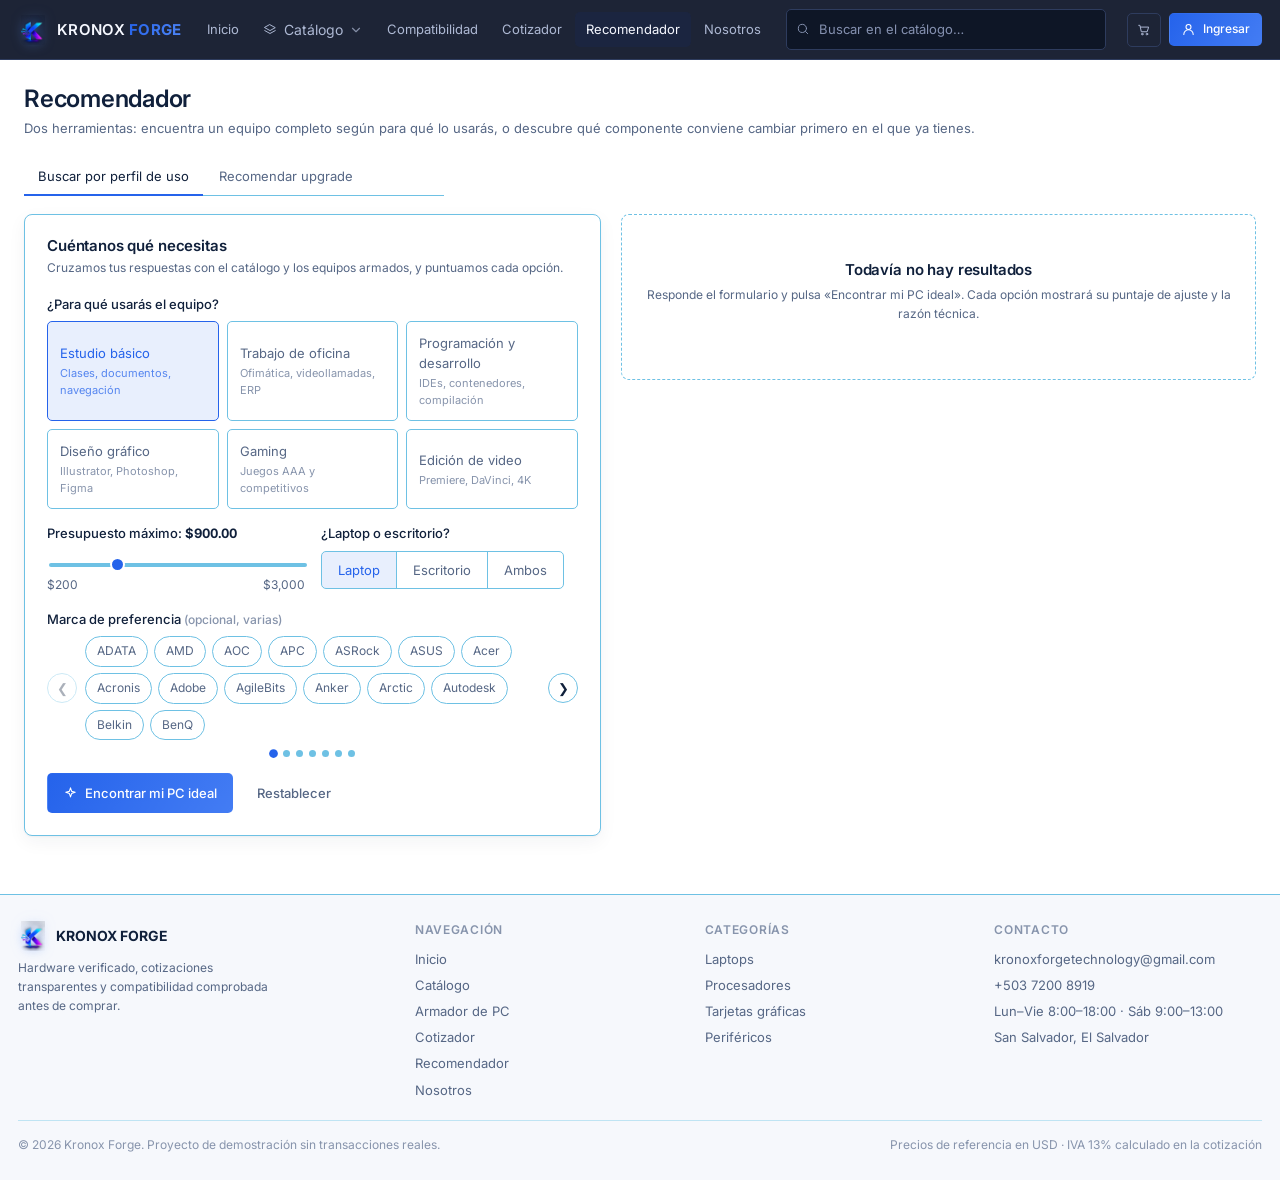
<file: recomendador.html>
<!DOCTYPE html>
<html lang="es">
<head>
<meta charset="UTF-8">
<meta name="viewport" content="width=device-width, initial-scale=1">
<title>Recomendador — Kronox Forge</title>
<meta name="description" content="Encuentra la laptop o PC ideal según tu perfil de uso y presupuesto, o descubre el mejor upgrade para el componente que ya tienes.">
<link rel="preconnect" href="https://fonts.googleapis.com">
<link rel="preconnect" href="https://fonts.gstatic.com" crossorigin>
<link href="https://fonts.googleapis.com/css2?family=Inter:wght@400;500;600&display=swap" rel="stylesheet">
<link rel="stylesheet" href="css/style.css">
<link rel="stylesheet" href="css/style2.css">
</head>
<body data-page="recomendador">

<div id="navbar"></div>

<main class="main">
  <div class="wrap">

    <div class="page-head">
      <h1>Recomendador</h1>
      <p>Dos herramientas: encuentra un equipo completo según para qué lo usarás, o descubre qué componente conviene cambiar primero en el que ya tienes.</p>
    </div>

    <div class="tabs" style="max-width:420px">
      <button class="tab active" data-rview="perfil">Buscar por perfil de uso</button>
      <button class="tab" data-rview="upgrade">Recomendar upgrade</button>
    </div>

    <!-- ============ Herramienta A ============ -->
    <section id="viewPerfil" style="margin-top:18px">
      <div class="grid-2" style="grid-template-columns:minmax(0,1fr) minmax(0,1.1fr);gap:20px">
        <div class="card card-pad-lg" style="align-self:start">
          <h3 style="margin-bottom:3px">Cuéntanos qué necesitas</h3>
          <p class="tiny muted" style="margin-bottom:16px">Cruzamos tus respuestas con el catálogo y los equipos armados, y puntuamos cada opción.</p>
          <form id="profileForm" onsubmit="return false"></form>
        </div>
        <div>
          <div id="recResults">
            <div class="empty">
              <h3>Todavía no hay resultados</h3>
              <p class="tiny">Responde el formulario y pulsa «Encontrar mi PC ideal». Cada opción mostrará su puntaje de ajuste y la razón técnica.</p>
            </div>
          </div>
        </div>
      </div>
    </section>

    <!-- ============ Herramienta B ============ -->
    <section id="viewUpgrade" class="hidden" style="margin-top:18px">
      <div class="card card-pad-lg" style="max-width:760px;margin-bottom:20px">
        <h3 style="margin-bottom:3px">¿Qué componente tienes hoy?</h3>
        <p class="tiny muted" style="margin-bottom:14px">Comparamos su índice de rendimiento contra todo el catálogo de la misma categoría y ordenamos las opciones por puntos ganados por dólar invertido.</p>
        <label class="field" style="margin-bottom:0">
          <span>Componente actual</span>
          <select id="ownedSel"></select>
        </label>
        <p class="hint" style="margin-top:10px">
          La mejora estimada es orientativa: se calcula sobre un índice relativo por clase (CPU, GPU, RAM o almacenamiento) y no sustituye una prueba real con tu carga de trabajo.
        </p>
      </div>
      <div id="upResults"></div>
    </section>

  </div>
</main>

<div id="footer"></div>
<script src="js/laptops.js"></script>
<script src="js/laptops2.js"></script>
<script src="js/laptops3.js"></script>
<script src="js/laptops4.js"></script>
<script src="js/componentes.js"></script>
<script src="js/app.js"></script>
</body>
</html>
</file>
<file: css/style.css>
/* ============================================================
   KRONOX FORGE — Hoja de estilos global
   Estética: dashboard minimalista, slate oscuro, bordes finos.
   ============================================================ */

:root {
  --bg: #FFFFFF;
  --bg-alt: #F6F8FC;
  --surface: #FFFFFF;
  --surface-2: #F1F5FB;
  --border: #6EC1E4;
  --border-soft: #BFE4F3;
  --text: #10203B;
  --muted: #566785;
  --muted-2: #8794AC;
  --accent: #2563EB;
  --accent-2: #2563EB;
  --accent-soft: rgba(37, 99, 235, 0.10);
  --grad: linear-gradient(120deg, #2563EB 0%, #4F86F7 100%);
  --ok: #16A34A;
  --ok-soft: rgba(22, 163, 74, 0.12);
  --err: #DC2626;
  --err-soft: rgba(220, 38, 38, 0.10);
  --warn: #D97706;
  --warn-soft: rgba(217, 119, 6, 0.12);
  --nav-h: 60px;
  --side-w: 250px;
  --radius: 8px;
  --radius-sm: 5px;
  --t: 0.16s ease;
  --maxw: 1280px;
  --hover-border: #B9C6DD;
  --shadow-card: 0 1px 2px rgba(16, 32, 59, 0.04), 0 6px 18px rgba(16, 32, 59, 0.05);
}

/* El navbar conserva su acabado oscuro aunque la página sea blanca */
.nav {
  --bg: #0E1626;
  --surface: #1B2540;
  --surface-2: #243052;
  --border: #2E3C5E;
  --border-soft: #2E3C5E;
  --text: #F6F8FF;
  --muted: #AEB9D4;
  --muted-2: #8591B0;
  --accent-soft: rgba(91, 141, 239, 0.18);
  --hover-border: #465a7a;
}

* { box-sizing: border-box; }

html, body {
  margin: 0;
  padding: 0;
}

body {
  background: var(--bg);
  color: var(--text);
  font-family: 'Inter', system-ui, -apple-system, 'Segoe UI', Roboto, sans-serif;
  font-size: 14px;
  font-weight: 400;
  line-height: 1.55;
  -webkit-font-smoothing: antialiased;
  padding-top: var(--nav-h);
  min-height: 100vh;
}

h1, h2, h3, h4 { margin: 0; font-weight: 600; line-height: 1.25; letter-spacing: -0.01em; }
h1 { font-size: 24px; }
h2 { font-size: 18px; }
h3 { font-size: 15px; }
p { margin: 0 0 10px; }
a { color: var(--accent); text-decoration: none; transition: color var(--t); }
a:hover { color: #1D4ED8; }
img { max-width: 100%; display: block; }

/* Scrollbars finas */
* { scrollbar-width: thin; scrollbar-color: var(--border) transparent; }
::-webkit-scrollbar { width: 8px; height: 8px; }
::-webkit-scrollbar-track { background: transparent; }
::-webkit-scrollbar-thumb { background: var(--border); border-radius: 8px; }
::-webkit-scrollbar-thumb:hover { background: #3f5170; }

/* ---------- Layout base ---------- */
.shell { display: flex; align-items: flex-start; min-height: calc(100vh - var(--nav-h)); }
.main { flex: 1; min-width: 0; padding: 24px; }
.wrap { max-width: var(--maxw); margin: 0 auto; }
.stack { display: flex; flex-direction: column; gap: 16px; }
.row { display: flex; gap: 12px; align-items: center; }
.row-between { display: flex; gap: 12px; align-items: center; justify-content: space-between; }
.grid-2 { display: grid; grid-template-columns: 1fr 1fr; gap: 16px; }
.spacer { flex: 1; }
.hidden { display: none !important; }
.muted { color: var(--muted); }
.tiny { font-size: 12px; }
.mono { font-variant-numeric: tabular-nums; }
.center { text-align: center; }

.page-head { margin-bottom: 20px; }
.page-head h1 { margin-bottom: 4px; }
.page-head p { color: var(--muted); margin: 0; font-size: 13px; }
.section-title {
  font-size: 13px; font-weight: 600; text-transform: uppercase;
  letter-spacing: 0.06em; color: var(--muted-2); margin: 0 0 10px;
}

/* ---------- Superficies ---------- */
.card {
  background: var(--surface);
  border: 1px solid var(--border);
  border-radius: var(--radius);
  padding: 16px;
  box-shadow: var(--shadow-card);
}
.card-pad-lg { padding: 22px; }
.panel-title { font-size: 14px; font-weight: 600; margin-bottom: 12px; }
.divider { height: 1px; background: var(--border-soft); border: 0; margin: 14px 0; }

/* ---------- Navbar ---------- */
.nav {
  position: fixed; top: 0; left: 0; right: 0; height: var(--nav-h);
  background: rgba(15, 23, 42, 0.94);
  backdrop-filter: blur(8px);
  border-bottom: 1px solid var(--border);
  z-index: 900;
}
.nav-inner {
  max-width: var(--maxw); margin: 0 auto; height: 100%;
  display: flex; align-items: center; gap: 14px; padding: 0 18px; min-width: 0;
}
.logo {
  display: flex; align-items: center; gap: 9px; flex: none;
  font-weight: 600; font-size: 15px; letter-spacing: 0.02em; color: var(--text);
  white-space: nowrap;
}
.logo:hover { color: var(--text); }
.logo-mark {
  width: 30px; height: 30px; flex: none; object-fit: contain;
  filter: drop-shadow(0 0 6px rgba(79, 134, 247, 0.55));
}
.logo-txt b {
  background: var(--grad); -webkit-background-clip: text; background-clip: text;
  -webkit-text-fill-color: transparent; color: transparent; font-weight: 700;
}

.nav-links { display: flex; align-items: center; gap: 2px; min-width: 0; }
.nav-link {
  padding: 7px 11px; border-radius: var(--radius-sm);
  color: var(--muted); font-size: 13px; font-weight: 400;
  transition: background var(--t), color var(--t); white-space: nowrap;
}
.nav-link:hover { background: var(--surface); color: var(--text); }
.nav-link.active { color: var(--text); background: var(--surface); }

.nav-search { position: relative; flex: 1; max-width: 320px; }
.nav-search input { width: 100%; }

.nav-actions { display: flex; align-items: center; gap: 8px; margin-left: auto; }
.icon-btn {
  position: relative; width: 34px; height: 34px; flex: none;
  display: grid; place-items: center;
  background: transparent; border: 1px solid var(--border);
  border-radius: var(--radius-sm); color: var(--muted); cursor: pointer;
  transition: all var(--t);
}
.icon-btn:hover { border-color: #465a7a; color: var(--text); background: var(--surface); }
.badge-count {
  position: absolute; top: -6px; right: -6px; min-width: 17px; height: 17px;
  padding: 0 4px; border-radius: 9px; background: var(--accent);
  color: #fff; font-size: 10px; font-weight: 600; line-height: 17px; text-align: center;
}
.nav-user {
  display: flex; align-items: center; gap: 8px; padding: 4px 10px 4px 4px;
  border: 1px solid var(--border); border-radius: 20px; background: var(--surface);
  color: var(--text); font-size: 13px; cursor: pointer; transition: border-color var(--t);
}
.nav-user:hover { border-color: #465a7a; }
.avatar {
  width: 24px; height: 24px; border-radius: 50%; flex: none;
  background: #4F86F7; color: #fff;
  display: grid; place-items: center; font-size: 11px; font-weight: 600;
}
.menu {
  position: absolute; top: calc(100% + 8px); right: 0; min-width: 190px;
  background: var(--surface); border: 1px solid var(--border);
  border-radius: var(--radius); padding: 5px; z-index: 950;
  box-shadow: 0 12px 28px rgba(0,0,0,0.45);
}
.menu button, .menu a {
  display: flex; align-items: center; gap: 9px; width: 100%;
  padding: 8px 10px; border: 0; border-radius: var(--radius-sm);
  background: transparent; color: var(--text); font: inherit; font-size: 13px;
  text-align: left; cursor: pointer; transition: background var(--t);
}
.menu button:hover, .menu a:hover { background: var(--surface-2); color: var(--text); }
.menu hr { border: 0; border-top: 1px solid var(--border-soft); margin: 5px 0; }
.menu-label { padding: 8px 10px 4px; font-size: 11px; color: var(--muted-2); text-transform: uppercase; letter-spacing: 0.05em; }

.nav-burger { display: none; }

/* Menú de categorías en la barra superior */
.nav-cat { position: relative; }
.nav-cat-btn {
  display: inline-flex; align-items: center; gap: 6px;
  border: 0; background: transparent; font: inherit; cursor: pointer;
}
.nav-cat-btn .nc-ic { width: 15px; height: 15px; display: inline-grid; place-items: center; }
.nav-cat-btn .nc-ic svg, .nav-cat-btn .caret { width: 14px; height: 14px; }
.nav-cat-btn .caret { transition: transform var(--t); opacity: 0.7; }
.nav-cat-btn[aria-expanded="true"] { background: var(--surface); color: var(--text); }
.nav-cat-btn[aria-expanded="true"] .caret { transform: rotate(180deg); }
.cat-mega {
  position: absolute; top: calc(100% + 10px); left: 0; width: min(560px, 86vw);
  background: var(--surface); border: 1px solid var(--border); border-radius: var(--radius);
  box-shadow: 0 16px 40px rgba(0, 0, 0, 0.5); padding: 10px; z-index: 960;
}
.cat-mega-grid { display: grid; grid-template-columns: repeat(3, 1fr); gap: 4px; }
.cat-mega-item {
  display: flex; align-items: center; gap: 10px; padding: 9px 10px;
  border-radius: var(--radius-sm); color: var(--text); font-size: 13px; font-weight: 500;
  transition: background var(--t);
}
.cat-mega-item:hover { background: var(--surface-2); color: var(--text); }
.cat-mega-item .cm-ic {
  width: 32px; height: 32px; flex: none; display: grid; place-items: center;
  border-radius: var(--radius-sm); background: var(--accent-soft);
  border: 1px solid rgba(91, 141, 239, 0.3); color: #ABC6FF;
}
.cat-mega-item .cm-ic svg { width: 16px; height: 16px; }
.cat-mega-item .cm-tx { display: flex; flex-direction: column; line-height: 1.25; min-width: 0; }
.cat-mega-item .cm-tx small { color: var(--muted-2); font-size: 11px; font-weight: 400; }

/* Menú móvil (lista limpia tipo drawer) */
.mobile-menu { display: none; }
.mobile-menu.open {
  display: block; position: fixed; top: var(--nav-h); left: 0; right: 0;
  background: var(--surface); border-bottom: 1px solid var(--border);
  padding: 6px 14px calc(10px + env(safe-area-inset-bottom)); max-height: calc(100vh - var(--nav-h)); overflow-y: auto;
  z-index: 850; box-shadow: 0 16px 30px rgba(0, 0, 0, 0.45);
}
/* Fila principal del menu: texto a la izquierda, flecha a la derecha, separador abajo */
.mm-link {
  display: flex; align-items: center; justify-content: space-between; gap: 10px;
  width: 100%; padding: 15px 4px; border: 0; background: transparent;
  border-bottom: 1px solid var(--border-soft); color: var(--text);
  font: inherit; font-size: 15px; font-weight: 500; text-align: left; cursor: pointer;
}
.mm-link > span { min-width: 0; }
.mm-link:hover, .mm-link.active { color: var(--accent); }
.mm-arrow, .mm-caret { width: 18px; height: 18px; flex: none; color: var(--muted); transition: transform var(--t); }
.mm-cat-toggle.open .mm-caret { transform: rotate(180deg); color: var(--accent); }
.mm-cat-toggle.open { color: var(--accent); }
/* Panel de categorias: oculto por defecto, se despliega solo al tocar "Categorías" */
.mm-cat-panel { display: grid; grid-template-columns: 1fr 1fr; gap: 2px; padding: 6px 2px 10px; }
.mm-cat-panel.hidden { display: none; }
.mm-cat-panel a {
  display: block; padding: 10px 10px; border-radius: var(--radius-sm);
  color: var(--muted); font-size: 13px;
}
.mm-cat-panel a:hover { background: var(--surface-2); color: var(--text); }
@media (min-width: 901px) { .mobile-menu { display: none !important; } }

/* Sugerencias de búsqueda */
.suggest {
  position: absolute; top: calc(100% + 6px); left: 0; right: 0; max-height: 340px; overflow-y: auto;
  background: var(--surface); border: 1px solid var(--border); border-radius: var(--radius);
  box-shadow: 0 12px 28px rgba(0,0,0,0.45); z-index: 960; padding: 5px;
}
.suggest-item {
  display: flex; align-items: center; gap: 10px; width: 100%;
  padding: 8px 9px; border: 0; background: transparent; color: var(--text);
  font: inherit; font-size: 13px; text-align: left; cursor: pointer; border-radius: var(--radius-sm);
}
.suggest-item:hover, .suggest-item.sel { background: var(--surface-2); }
.suggest-item .s-price { margin-left: auto; color: var(--muted); font-size: 12px; }
.suggest-empty { padding: 12px 10px; color: var(--muted); font-size: 13px; }

/* ---------- Sidebar ---------- */
.sidebar {
  width: var(--side-w); flex: none; position: sticky; top: var(--nav-h);
  height: calc(100vh - var(--nav-h)); overflow-y: auto;
  border-right: 1px solid var(--border); background: var(--bg-alt);
  padding: 18px 16px; transition: width var(--t), padding var(--t);
}
.sidebar.collapsed { width: 0; padding: 18px 0; overflow: hidden; border-right: 0; }
.side-group { margin-bottom: 22px; }
.side-group > h4 {
  font-size: 11px; text-transform: uppercase; letter-spacing: 0.07em;
  color: var(--muted-2); margin-bottom: 9px; font-weight: 600;
}
.side-list { display: flex; flex-direction: column; gap: 1px; }
.side-link {
  display: flex; align-items: center; gap: 8px; padding: 6px 9px;
  border-radius: var(--radius-sm); color: var(--muted); font-size: 13px;
  cursor: pointer; border: 0; background: transparent; width: 100%;
  text-align: left; font: inherit; transition: all var(--t);
}
.side-link:hover { background: var(--surface); color: var(--text); }
.side-link.active { background: var(--accent-soft); color: var(--accent); }
.side-link .count { margin-left: auto; font-size: 11px; color: var(--muted-2); }
.check {
  display: flex; align-items: center; gap: 8px; padding: 5px 2px;
  font-size: 13px; color: var(--muted); cursor: pointer; transition: color var(--t);
}
.check:hover { color: var(--text); }
.check input { accent-color: var(--accent); width: 14px; height: 14px; cursor: pointer; }
.check .count { margin-left: auto; font-size: 11px; color: var(--muted-2); }

/* Slider doble de precio */
.range-wrap { position: relative; height: 30px; margin: 6px 2px 2px; }
.range-wrap input[type=range] {
  position: absolute; left: 0; right: 0; top: 12px; width: 100%; margin: 0;
  -webkit-appearance: none; appearance: none; background: transparent; pointer-events: none; height: 6px;
}
.range-wrap input[type=range]::-webkit-slider-thumb {
  -webkit-appearance: none; appearance: none; pointer-events: auto;
  width: 14px; height: 14px; border-radius: 50%; background: var(--accent);
  border: 2px solid var(--bg); cursor: pointer; transition: transform var(--t);
}
.range-wrap input[type=range]::-webkit-slider-thumb:hover { transform: scale(1.15); }
.range-wrap input[type=range]::-moz-range-thumb {
  pointer-events: auto; width: 12px; height: 12px; border-radius: 50%;
  background: var(--accent); border: 2px solid var(--bg); cursor: pointer;
}
.range-track { position: absolute; left: 0; right: 0; top: 14px; height: 3px; background: var(--border); border-radius: 3px; }
.range-fill { position: absolute; top: 14px; height: 3px; background: var(--accent); border-radius: 3px; }
.range-vals { display: flex; justify-content: space-between; font-size: 12px; color: var(--muted); margin-top: 4px; }

/* ---------- Formularios ---------- */
label.field { display: block; margin-bottom: 12px; }
label.field > span { display: block; font-size: 12px; color: var(--muted); margin-bottom: 5px; }
input[type=text], input[type=email], input[type=password], input[type=number],
input[type=tel], input[type=search], select, textarea {
  width: 100%; padding: 9px 11px; font: inherit; font-size: 13px;
  background: var(--bg); color: var(--text);
  border: 1px solid var(--border); border-radius: var(--radius-sm);
  transition: border-color var(--t), background var(--t);
}
input::placeholder, textarea::placeholder { color: var(--muted-2); }
input:focus, select:focus, textarea:focus {
  outline: none; border-color: var(--accent); background: var(--bg); box-shadow: 0 0 0 3px var(--accent-soft);
}
input.invalid, select.invalid { border-color: var(--err); }
input.valid { border-color: var(--ok); }
select { cursor: pointer; appearance: none;
  background-image: url("data:image/svg+xml;utf8,<svg xmlns='http://www.w3.org/2000/svg' width='12' height='12' viewBox='0 0 24 24' fill='none' stroke='%2394A3B8' stroke-width='2'><path d='M6 9l6 6 6-6'/></svg>");
  background-repeat: no-repeat; background-position: right 10px center; padding-right: 30px;
}
textarea { resize: vertical; min-height: 74px; }
.search-input-wrap { position: relative; }
.search-input-wrap > svg {
  position: absolute; left: 10px; top: 50%; transform: translateY(-50%);
  color: var(--muted-2); pointer-events: none;
}
.search-input-wrap input { padding-left: 32px; }
.err-text { color: var(--err); font-size: 12px; margin-top: 4px; min-height: 14px; }
.ok-text { color: var(--ok); font-size: 12px; margin-top: 4px; }
.hint { color: var(--muted-2); font-size: 12px; }

/* Slider simple */
input[type=range].solo {
  -webkit-appearance: none; appearance: none; width: 100%; height: 4px;
  background: var(--border); border-radius: 4px; cursor: pointer;
}
input[type=range].solo::-webkit-slider-thumb {
  -webkit-appearance: none; width: 15px; height: 15px; border-radius: 50%;
  background: var(--accent); border: 2px solid var(--bg); cursor: pointer;
}
input[type=range].solo::-moz-range-thumb {
  width: 13px; height: 13px; border-radius: 50%; background: var(--accent);
  border: 2px solid var(--bg); cursor: pointer;
}

/* Toggle */
.toggle-group { display: inline-flex; border: 1px solid var(--border); border-radius: var(--radius-sm); overflow: hidden; }
.toggle-group button {
  padding: 8px 16px; border: 0; background: transparent; color: var(--muted);
  font: inherit; font-size: 13px; cursor: pointer; transition: all var(--t);
}
.toggle-group button + button { border-left: 1px solid var(--border); }
.toggle-group button.active { background: var(--accent-soft); color: var(--accent); }
.toggle-group button:hover:not(.active) { background: var(--surface); color: var(--text); }

/* Carrusel de marcas (lista paginada con flechas) */
.brand-carousel {
  display: flex; align-items: center; gap: 8px; margin-top: 2px;
}
.brand-viewport {
  flex: 1 1 auto; min-width: 0; min-height: 64px;
  display: flex; align-items: center;
}
.brand-viewport .chips { width: 100%; }
.brand-nav {
  flex: 0 0 auto; width: 30px; height: 30px; display: grid; place-items: center;
  border: 1px solid var(--border); border-radius: 50%; background: transparent;
  color: var(--text); font-size: 13px; line-height: 1; cursor: pointer;
  transition: all var(--t); user-select: none;
}
.brand-nav:hover:not(:disabled) { border-color: var(--accent); color: var(--accent); background: var(--accent-soft); }
.brand-nav:disabled { opacity: .35; cursor: not-allowed; }
.brand-dots {
  display: flex; flex-wrap: wrap; justify-content: center; gap: 6px; margin-top: 10px;
}
.brand-dot {
  width: 7px; height: 7px; padding: 0; border: none; border-radius: 50%;
  background: var(--border); cursor: pointer; transition: all var(--t);
}
.brand-dot:hover { background: var(--hover-border); }
.brand-dot.active { background: var(--accent); transform: scale(1.25); }

/* Chips multiselect */
.chips { display: flex; flex-wrap: wrap; gap: 6px; }
.chip {
  padding: 5px 11px; border: 1px solid var(--border); border-radius: 16px;
  background: transparent; color: var(--muted); font: inherit; font-size: 12px;
  cursor: pointer; transition: all var(--t);
}
.chip:hover { border-color: var(--hover-border); color: var(--text); }
.chip.active { background: var(--accent-soft); border-color: var(--accent); color: var(--accent); }

/* Switch */
.switch { display: inline-flex; align-items: center; gap: 9px; cursor: pointer; font-size: 13px; color: var(--muted); }
.switch input { display: none; }
.switch .track {
  width: 34px; height: 19px; border-radius: 10px; background: var(--border);
  position: relative; transition: background var(--t); flex: none;
}
.switch .track::after {
  content: ''; position: absolute; top: 2px; left: 2px; width: 15px; height: 15px;
  border-radius: 50%; background: var(--muted); transition: transform var(--t), background var(--t);
}
.switch input:checked + .track { background: var(--accent); }
.switch input:checked + .track::after { transform: translateX(15px); background: #fff; }

/* ---------- Botones ---------- */
.btn {
  display: inline-flex; align-items: center; justify-content: center; gap: 7px;
  padding: 9px 15px; border-radius: var(--radius-sm); border: 1px solid var(--border);
  background: var(--surface); color: var(--text); font: inherit; font-size: 13px; font-weight: 500;
  cursor: pointer; transition: all var(--t); white-space: nowrap;
}
/* Hover consistente: NUNCA se vuelve blanco; queda un tinte azul legible.
   El hover se limita a dispositivos con puntero real (@media hover) para que
   en moviles/tactiles el boton NO quede "pegado" en estado hover (viendose
   blanco/claro) despues de tocarlo. */
@media (hover: hover) {
  .btn:hover { border-color: var(--accent); background: var(--accent-soft); color: var(--accent); }
  .btn:hover svg { color: var(--accent); }
  /* El primario conserva SIEMPRE su degradado al pasar el cursor */
  .btn-primary:hover { background-image: var(--grad); background-color: transparent; background-size: 140% 140%; background-position: 100% 0; border-color: transparent; color: #fff; filter: brightness(1.05); }
  .btn-primary:hover svg { color: #fff; }
  .btn-ghost:hover { background: var(--surface); color: var(--text); border-color: var(--border); }
  .btn-ok:hover { background: #15803D; border-color: transparent; color: #fff; filter: brightness(1.03); }
  .btn-ok:hover svg { color: #fff; }
  .btn-danger:hover { background: #B91C1C; border-color: transparent; color: #fff; filter: brightness(1.03); }
  .btn-danger:hover svg { color: #fff; }
  .btn-clear:hover { background: var(--err-soft); border-color: var(--err); color: var(--err); }
  .btn-clear:hover svg { color: var(--err); }
}
.btn:active { transform: translateY(1px); }
.btn:disabled { opacity: 0.45; cursor: not-allowed; transform: none; }
/* Al hacer clic (focus/active) el boton mantiene su aspecto, nunca se queda blanco */
.btn:focus { outline: none; }
.btn:focus-visible { outline: 2px solid var(--accent); outline-offset: 2px; }
.btn-primary { background: var(--grad); background-size: 140% 140%; border-color: transparent; color: #fff; }
.btn-primary:focus, .btn-primary:active { background-image: var(--grad); background-color: transparent; background-size: 140% 140%; border-color: transparent; color: #fff; }
.btn-primary:focus svg, .btn-primary:active svg { color: #fff; }
.btn-ghost { background: transparent; border-color: transparent; color: var(--muted); }
.btn-ok { background: var(--ok); border-color: transparent; color: #fff; }
.btn-ok:focus, .btn-ok:active { background: var(--ok); border-color: transparent; color: #fff; }
.btn-danger { background: var(--err); border-color: transparent; color: #fff; }
.btn-danger:focus, .btn-danger:active { background: var(--err); border-color: transparent; color: #fff; }
.btn-clear { color: var(--err); }
.btn-sm { padding: 6px 11px; font-size: 12px; }
.btn-block { width: 100%; }
.btn-group { display: flex; gap: 8px; flex-wrap: wrap; }

/* ---------- Seguridad de tamaño para iconos SVG en linea ----------
   Algunos iconos se insertan como SVG sin ancho/alto y, sin una regla,
   crecian hasta ocupar toda la caja. Estas reglas los acotan; las reglas
   mas especificas (.pay2-btn svg, .pay-check svg, etc.) siguen mandando. */
.btn svg { width: 15px; height: 15px; flex: none; }
.promo-badge svg { width: 15px; height: 15px; flex: none; }
.hint svg { width: 14px; height: 14px; flex: none; vertical-align: -2px; }

/* ---------- Badges / estados ---------- */
.badge {
  display: inline-flex; align-items: center; gap: 5px; padding: 2px 8px;
  border-radius: 11px; font-size: 11px; font-weight: 500;
  background: var(--surface-2); color: var(--muted); border: 1px solid var(--border);
}
.badge-ok { background: var(--ok-soft); color: #15803D; border-color: rgba(22,163,74,0.30); }
.badge-err { background: var(--err-soft); color: #B91C1C; border-color: rgba(220,38,38,0.30); }
.badge-warn { background: var(--warn-soft); color: #B45309; border-color: rgba(217,119,6,0.30); }
.badge-accent { background: var(--accent-soft); color: var(--accent); border-color: rgba(37,99,235,0.28); }
.dot { width: 7px; height: 7px; border-radius: 50%; background: currentColor; flex: none; }
.dot-ok { background: var(--ok); }
.dot-err { background: var(--err); }
.dot-warn { background: var(--warn); }

/* ---------- Grid de productos ---------- */
.toolbar {
  display: flex; align-items: center; gap: 12px; flex-wrap: wrap; margin-bottom: 16px;
}
.toolbar .spacer { flex: 1; }
.result-count { color: var(--muted); font-size: 13px; }

.grid {
  display: grid; gap: 14px;
  grid-template-columns: repeat(auto-fill, minmax(238px, 1fr));
}
.pcard {
  background: var(--surface); border: 1px solid var(--border); border-radius: var(--radius);
  padding: 14px; display: flex; flex-direction: column; gap: 10px;
  cursor: pointer; transition: border-color var(--t), background var(--t);
}
.pcard:hover { border-color: var(--hover-border); background: var(--surface-2); }
.pcard-top { display: flex; align-items: flex-start; gap: 11px; }
.picon {
  width: 42px; height: 42px; flex: none; border-radius: var(--radius-sm);
  background: var(--bg); border: 1px solid var(--border);
  display: grid; place-items: center; color: var(--muted);
}
.picon svg { width: 20px; height: 20px; }
.pcard h3 { font-size: 13.5px; font-weight: 600; line-height: 1.35; }
.pcard .brand { font-size: 11px; color: var(--muted-2); text-transform: uppercase; letter-spacing: 0.05em; margin-bottom: 3px; }
.pspecs { display: flex; flex-wrap: wrap; gap: 4px; }
.pspec {
  font-size: 11px; color: var(--muted); background: var(--bg);
  border: 1px solid var(--border-soft); padding: 1px 7px; border-radius: 10px;
}
.pcard-foot { display: flex; align-items: center; gap: 8px; margin-top: auto; padding-top: 4px; }
.price { font-size: 16px; font-weight: 600; letter-spacing: -0.01em; }
.price-sm { font-size: 13px; }
.stock-line { font-size: 11px; color: var(--muted-2); }
.fav-btn {
  width: 28px; height: 28px; flex: none; display: grid; place-items: center;
  border: 1px solid transparent; border-radius: var(--radius-sm); background: transparent;
  color: var(--muted-2); cursor: pointer; transition: all var(--t);
}
.fav-btn:hover { color: var(--text); border-color: var(--border); }
.fav-btn.on { color: var(--err); }
.empty {
  padding: 46px 20px; text-align: center; color: var(--muted);
  border: 1px dashed var(--border); border-radius: var(--radius);
}
.empty h3 { color: var(--text); margin-bottom: 6px; font-size: 15px; }

/* Imágenes de producto */
.pthumb { position: relative; border-radius: 6px; overflow: hidden; border: 1px solid var(--border-soft); background: var(--bg); }
.pthumb img { width: 100%; height: 118px; object-fit: cover; display: block; transition: transform 0.2s ease; }
.pcard:hover .pthumb img { transform: scale(1.04); }
.pthumb-tag {
  position: absolute; left: 7px; bottom: 7px; padding: 2px 8px; border-radius: 10px;
  background: rgba(15, 23, 42, 0.84); border: 1px solid var(--border);
  color: var(--muted); font-size: 10.5px; letter-spacing: 0.02em;
}
.pthumb-tag.err { color: #FECACA; border-color: rgba(220, 38, 38, 0.5); background: rgba(185,28,28,0.92); }
.detail-img { width: 100%; height: 190px; object-fit: cover; border-radius: 6px; border: 1px solid var(--border); margin-bottom: 14px; }
.pick-img, .q-img, .rec-img { width: 38px; height: 38px; object-fit: cover; border-radius: 5px; border: 1px solid var(--border); flex: none; }
.rec-lg { width: 56px; height: 56px; border-radius: 6px; }

/* ---------- Landing ---------- */
.hero {
  position: relative; overflow: hidden;
  border: 0; border-bottom: 1px solid var(--border); border-radius: 0;
  background:
    radial-gradient(120% 160% at 100% 0%, rgba(37, 99, 235, 0.10) 0%, transparent 55%),
    radial-gradient(100% 140% at 0% 100%, rgba(79, 134, 247, 0.08) 0%, transparent 55%),
    var(--bg-alt);
  padding: 34px 30px; margin-bottom: 22px;
}
.hero > :not(.hero-bg) { position: relative; }
.hero-bg {
  position: absolute; inset: 0; width: 100%; height: 100%;
  object-fit: cover; object-position: right center;
  opacity: 0.16; pointer-events: none;
  -webkit-mask-image: linear-gradient(to left, #000 30%, transparent 92%);
  mask-image: linear-gradient(to left, #000 30%, transparent 92%);
}
.hero h1 { font-size: 27px; margin-bottom: 8px; max-width: 640px; }
.hero p { color: var(--muted); max-width: 620px; font-size: 14px; margin-bottom: 18px; }
.hero-search { max-width: 520px; }
.stats { display: grid; grid-template-columns: repeat(auto-fit, minmax(150px, 1fr)); gap: 12px; margin-bottom: 22px; }
.stat { background: var(--surface); border: 1px solid var(--border); border-radius: var(--radius); padding: 14px 16px; }
.stat .n { font-size: 21px; font-weight: 600; letter-spacing: -0.02em; }
.stat .l { font-size: 12px; color: var(--muted); }
.tiles { display: grid; grid-template-columns: repeat(auto-fit, minmax(210px, 1fr)); gap: 12px; }
.tile {
  display: flex; gap: 12px; align-items: flex-start; padding: 15px;
  background: var(--surface); border: 1px solid var(--border); border-radius: var(--radius);
  color: var(--text); transition: border-color var(--t), background var(--t);
}
.tile:hover { border-color: var(--hover-border); background: var(--surface-2); color: var(--text); }
.tile h3 { font-size: 13.5px; margin-bottom: 3px; }
.tile p { font-size: 12px; color: var(--muted); margin: 0; }

/* ---------- Modales ---------- */
.overlay {
  position: fixed; inset: 0; background: rgba(2, 6, 23, 0.72);
  display: flex; align-items: center; justify-content: center; padding: 20px;
  z-index: 1000; opacity: 0; pointer-events: none; transition: opacity var(--t);
}
.overlay.open { opacity: 1; pointer-events: auto; }
.modal {
  background: var(--surface); border: 1px solid var(--border); border-radius: var(--radius);
  width: 100%; max-width: 460px; max-height: 88vh; overflow-y: auto;
  transform: translateY(8px); transition: transform var(--t);
}
.overlay.open .modal { transform: translateY(0); }
.modal-lg { max-width: 660px; }
.modal-xl { max-width: 860px; }
.modal-head {
  display: flex; align-items: center; gap: 12px; padding: 15px 18px;
  border-bottom: 1px solid var(--border); position: sticky; top: 0; background: var(--surface); z-index: 2;
}
.modal-head h3 { font-size: 15px; }
.modal-body { padding: 18px; }
.modal-foot {
  display: flex; gap: 8px; justify-content: flex-end; padding: 14px 18px;
  border-top: 1px solid var(--border); position: sticky; bottom: 0; background: var(--surface);
}
.x-btn {
  width: 28px; height: 28px; display: grid; place-items: center; margin-left: auto;
  border: 0; background: transparent; color: var(--muted); cursor: pointer;
  border-radius: var(--radius-sm); transition: all var(--t); flex: none;
}
.x-btn:hover { background: var(--surface-2); color: var(--text); }

/* Slide-over lateral */
.drawer {
  position: fixed; top: 0; right: 0; bottom: 0; width: 100%; max-width: 400px;
  background: var(--surface); border-left: 1px solid var(--border); z-index: 1000;
  transform: translateX(100%); transition: transform 0.2s ease;
  display: flex; flex-direction: column;
}
.drawer.open { transform: translateX(0); }
.drawer-back { position: fixed; inset: 0; background: rgba(2,6,23,0.6); z-index: 999; opacity: 0; pointer-events: none; transition: opacity var(--t); }
.drawer-back.open { opacity: 1; pointer-events: auto; }

/* Tabs de auth */
.tabs { display: flex; gap: 2px; border-bottom: 1px solid var(--border); margin-bottom: 16px; }
.tab {
  padding: 8px 14px; border: 0; background: transparent; color: var(--muted);
  font: inherit; font-size: 13px; cursor: pointer; border-bottom: 2px solid transparent;
  margin-bottom: -1px; transition: all var(--t);
}
.tab:hover { color: var(--text); }
.tab.active { color: var(--text); border-bottom-color: var(--accent); }

/* ---------- Detalle de producto ---------- */
.detail-top { display: flex; gap: 16px; align-items: flex-start; }
.detail-icon {
  width: 74px; height: 74px; flex: none; border-radius: var(--radius);
  background: var(--bg); border: 1px solid var(--border); display: grid; place-items: center; color: var(--muted);
}
.detail-icon svg { width: 32px; height: 32px; }
.spec-table { width: 100%; border-collapse: collapse; font-size: 13px; }
.spec-table th, .spec-table td { text-align: left; padding: 7px 9px; border-bottom: 1px solid var(--border-soft); }
.spec-table th { color: var(--muted); font-weight: 400; width: 42%; }
.spec-table tr:last-child th, .spec-table tr:last-child td { border-bottom: 0; }
</file>
<file: css/style2.css>
/* ============================================================
   KRONOX FORGE — Hoja de estilos (parte 2 / continuación)
   Se divide en dos archivos por organización (el CSS supera 1000 líneas).
   Importar DESPUÉS de css/style.css en cada página.
   ============================================================ */

/* ---------- Constructor de PC ---------- */
.builder { display: grid; grid-template-columns: 320px minmax(0, 1fr); gap: 18px; align-items: start; }
.slots { display: flex; flex-direction: column; gap: 9px; }
.slot {
  display: flex; align-items: center; gap: 13px; padding: 12px 14px;
  background: var(--surface); border: 1px solid var(--border); border-radius: var(--radius);
  transition: border-color var(--t);
}
.slot.filled { border-color: rgba(37,99,235,0.45); }
.slot.bad { border-color: rgba(239,68,68,0.5); }
.slot-icon {
  width: 36px; height: 36px; flex: none; border-radius: var(--radius-sm);
  background: var(--bg); border: 1px solid var(--border); display: grid; place-items: center; color: var(--muted);
}
.slot.filled .slot-icon { color: var(--accent); border-color: rgba(37,99,235,0.35); background: var(--accent-soft); }
.slot-info { flex: 1; min-width: 0; }
.slot-label { font-size: 11px; text-transform: uppercase; letter-spacing: 0.06em; color: var(--muted-2); }
.slot-name { font-size: 13.5px; font-weight: 500; white-space: nowrap; overflow: hidden; text-overflow: ellipsis; }
.slot-meta { font-size: 12px; color: var(--muted); }
.slot-price { font-size: 14px; font-weight: 600; white-space: nowrap; }
.slot-act { display: flex; gap: 6px; align-items: center; flex: none; }

.pick-list { display: flex; flex-direction: column; gap: 6px; max-height: 46vh; overflow-y: auto; }
.pick {
  display: flex; align-items: center; gap: 11px; padding: 10px 12px; text-align: left;
  background: var(--bg); border: 1px solid var(--border); border-radius: var(--radius-sm);
  color: var(--text); font: inherit; font-size: 13px; cursor: pointer; transition: all var(--t); width: 100%;
}
.pick:hover { border-color: var(--accent); background: var(--surface-2); }
.pick.sel { border-color: var(--accent); background: var(--accent-soft); }
.pick .p-main { flex: 1; min-width: 0; }
.pick .p-sub { font-size: 11.5px; color: var(--muted); }
.pick .p-price { font-weight: 600; white-space: nowrap; }

.sum-panel { position: sticky; top: calc(var(--nav-h) + 20px); order: -1; }
.sum-line { display: flex; justify-content: space-between; font-size: 13px; padding: 4px 0; color: var(--muted); }
.sum-line b { color: var(--text); font-weight: 500; }
.sum-total { display: flex; justify-content: space-between; align-items: center; gap: 10px; flex-wrap: wrap; padding-top: 10px; margin-top: 8px; border-top: 1px solid var(--border); }
.sum-total .n { font-size: 20px; font-weight: 600; letter-spacing: -0.02em; }

.checks { display: flex; flex-direction: column; gap: 7px; }
.check-item {
  display: flex; gap: 10px; align-items: flex-start; padding: 9px 11px;
  border-radius: var(--radius-sm); border: 1px solid var(--border); background: var(--bg); font-size: 12.5px;
}
.check-item.ok { border-color: rgba(22,163,74,0.3); background: var(--ok-soft); }
.check-item.err { border-color: rgba(220,38,38,0.3); background: var(--err-soft); }
.check-item.warn { border-color: rgba(217,119,6,0.3); background: var(--warn-soft); }
.check-item .ci-body { flex: 1; }
.check-item .ci-title { font-weight: 500; color: var(--text); }
.check-item .ci-desc { color: var(--muted); font-size: 12px; margin-top: 1px; }
.check-item.ok .ci-desc { color: #15803D; }
.check-item.err .ci-desc { color: #B91C1C; }
.check-item.warn .ci-desc { color: #B45309; }

/* Recomendaciones de compatibilidad */
.rec-group { margin-bottom: 20px; }
.rec {
  display: flex; gap: 12px; align-items: flex-start; padding: 12px 14px;
  background: var(--surface); border: 1px solid var(--border); border-radius: var(--radius);
  margin-bottom: 8px; transition: border-color var(--t);
}
.rec:hover { border-color: var(--hover-border); box-shadow: var(--shadow-card); }
.rec .why { font-size: 12.5px; color: var(--muted); margin-top: 4px; }

/* ---------- Verificador (Parte B) ---------- */
.vr-top { display: grid; grid-template-columns: minmax(0, 1fr) minmax(0, 1.1fr); gap: 14px; margin-bottom: 18px; align-items: stretch; }
.vr-head, .vr-specs { margin: 0; }
.vr-upsell { margin-bottom: 14px; }
.spec-grid { display: grid; grid-template-columns: 1fr 1fr; gap: 6px 18px; }
.spec-row { display: flex; justify-content: space-between; gap: 10px; padding: 6px 0; border-bottom: 1px solid var(--border); font-size: 12.5px; }
.spec-row .sk { color: var(--muted); text-transform: capitalize; }
.spec-row .sv { color: var(--text); font-weight: 600; text-align: right; }
.rec-grid { display: grid; grid-template-columns: repeat(4, minmax(0, 1fr)); gap: 12px; }
.rec-card {
  display: flex; flex-direction: column; gap: 10px; padding: 16px;
  background: var(--surface); border: 1px solid var(--border); border-radius: 14px;
  box-shadow: var(--shadow-card);
  transition: transform var(--t), border-color var(--t), box-shadow var(--t);
}
.rec-card:hover { transform: translateY(-3px); border-color: var(--hover-border); box-shadow: 0 10px 26px rgba(16, 32, 59, 0.12); }
.rec-card-img { width: 100%; height: 150px; object-fit: cover; border-radius: 10px; border: 1px solid var(--border); background: var(--surface-2); }
.rec-card-body { flex: 1; min-width: 0; display: flex; flex-direction: column; gap: 5px; }
.rec-card-name { font-size: 14.5px; line-height: 1.35; font-weight: 600; }
.rec-card-price { color: var(--accent); font-size: 15px; }
.rec-card-why { font-size: 12px; color: var(--muted); margin: 0; display: -webkit-box; -webkit-line-clamp: 3; -webkit-box-orient: vertical; overflow: hidden; }
.rec-card-acts { display: flex; gap: 8px; margin-top: auto; }
.rec-card-acts .btn { flex: 1; justify-content: center; padding: 8px 10px; }
.rec-detail-img { width: 120px; height: 90px; object-fit: cover; border-radius: 8px; border: 1px solid var(--border); flex: none; }
@media (max-width: 980px) { .rec-grid { grid-template-columns: repeat(2, minmax(0, 1fr)); } .vr-top { grid-template-columns: 1fr; } }
@media (max-width: 560px) { .rec-grid { grid-template-columns: 1fr; } .spec-grid { grid-template-columns: 1fr; } }

/* ---------- Verificador individual (laptop + upgrades) ---------- */
.vr-layout { display: grid; grid-template-columns: 300px minmax(0, 1fr); gap: 18px; align-items: start; }
.vr-aside { position: sticky; top: 86px; display: flex; flex-direction: column; gap: 12px; min-width: 0; }
.vr-main { min-width: 0; }

/* --- Verificador individual: cabecera + 2 paneles + mejoras --- */
.vr-stack { display: flex; flex-direction: column; gap: 16px; }
.vr-head { display: flex; align-items: center; gap: 16px; }
.vr-head-ic { width: 52px; height: 52px; flex: none; border-radius: 12px; display: grid; place-items: center; background: var(--accent-soft); color: var(--accent); }
.vr-head-ic svg { width: 26px; height: 26px; }
.vr-head-tx { min-width: 0; }
.vr-head-tx h3 { font-size: 19px; line-height: 1.2; }
.vr-head-chips { display: flex; flex-wrap: wrap; gap: 5px; margin-top: 8px; }
.vr-panels { display: grid; grid-template-columns: minmax(0, 1fr) minmax(0, 1fr); gap: 14px; }
.vr-panel { min-width: 0; background: var(--surface); border: 1px solid var(--border); border-radius: var(--radius); padding: 16px 18px; }
.vr-panel-up { border-top: 3px solid var(--ok); }
.vr-panel-specs { border-top: 3px solid var(--accent); }
.vr-panel-title { display: flex; align-items: center; gap: 8px; font-size: 13.5px; font-weight: 600; margin-bottom: 12px; }
.vr-pt-ic { display: inline-flex; width: 18px; height: 18px; color: var(--accent); }
.vr-pt-ic.ok { color: var(--ok); }
.vr-pt-ic svg { width: 18px; height: 18px; }
.vr-panel-specs .spec-grid { grid-template-columns: 1fr; gap: 7px; }
.vr-body { min-width: 0; }
@media (max-width: 820px) {
  .vr-panels { grid-template-columns: 1fr; gap: 12px; }
}

/* --- Botón extra pequeño --- */
.btn-xs { padding: 5px 11px; font-size: 12px; border-radius: var(--radius-sm); }

/* --- Buscar compatibilidad dentro del modal del catálogo --- */
.compat-search { margin-top: 12px; border: 1px solid var(--border); border-radius: var(--radius-sm); background: var(--surface-2); padding: 12px; }
.cs-head { font-size: 12.5px; font-weight: 600; margin: 0 0 8px; color: var(--text); }
.cs-input { position: relative; }
.cs-input input { width: 100%; }
.cs-suggest { list-style: none; margin: 6px 0 0; padding: 0; display: flex; flex-direction: column; gap: 2px; max-height: 240px; overflow-y: auto; }
.cs-suggest li { padding: 8px 10px; border-radius: var(--radius-sm); font-size: 12.5px; cursor: pointer; color: var(--text); }
.cs-suggest li:hover, .cs-suggest li.active { background: var(--accent-soft); color: var(--accent); }
.cs-result { margin-top: 10px; }
.cs-rec { font-size: 12px; color: var(--muted); margin: 6px 0 0; line-height: 1.4; }
.cs-rec-item { display: flex; align-items: center; gap: 10px; width: 100%; text-align: left; cursor: pointer; margin-top: 6px; padding: 8px; border: 1px solid var(--border); border-radius: var(--radius-sm); background: var(--surface); color: var(--text); }
.cs-rec-item:hover { border-color: var(--accent); background: var(--surface-2); }
.cs-rec-img { width: 40px; height: 40px; object-fit: cover; border-radius: 5px; border: 1px solid var(--border); flex: none; }
.cs-rec-tx { display: flex; flex-direction: column; gap: 2px; min-width: 0; }
.cs-rec-tx b { font-size: 12.5px; }
.suggest-all { font-size: 12px; color: var(--accent); cursor: pointer; padding: 8px 10px; font-weight: 500; }
.suggest-all:hover { text-decoration: underline; }
.spec-grid-1 { grid-template-columns: 1fr; }
.up-list { list-style: none; margin: 8px 0 0; padding: 0; display: flex; flex-direction: column; gap: 7px; }
.up-list li { display: flex; align-items: flex-start; gap: 8px; font-size: 12.5px; line-height: 1.35; color: var(--text); }
.up-list li .dot { margin-top: 5px; }
.up-list li.ok { color: var(--text); }
.up-list li.bad { color: var(--muted); }
.up-list li.ok .dot { background: var(--ok); }
.up-list li.bad .dot { background: var(--err); }
.up-list li > div { min-width: 0; }
.up-list li > div b { display: block; font-size: 12.5px; }
.up-list li > div span { display: block; font-size: 11px; color: var(--muted); margin-top: 1px; }
.cat-switch { display: flex; flex-wrap: wrap; gap: 8px; margin-bottom: 14px; }
.cat-chip {
  display: inline-flex; align-items: center; gap: 7px; padding: 9px 14px;
  border: 1px solid var(--border); border-radius: var(--radius-sm);
  background: var(--surface); color: var(--muted); font-size: 13px; font-weight: 500;
  cursor: pointer; transition: all var(--t);
}
.cat-chip:hover { border-color: var(--hover-border); color: var(--text); }
.cat-chip.active { background: var(--accent-soft); border-color: var(--accent); color: var(--accent); }
.cat-chip.small { padding: 7px 11px; font-size: 12px; }
.cat-chip .cc-ic { display: inline-flex; width: 16px; height: 16px; }
.cat-chip .cc-ic svg { width: 16px; height: 16px; }
.compat-flag { display: inline-flex; align-items: center; gap: 6px; padding: 7px 11px; border-radius: var(--radius-sm); font-size: 12.5px; font-weight: 500; margin: 2px 0 10px; }
.compat-flag.ok { background: var(--ok-soft); color: #15803D; border: 1px solid rgba(22,163,74,0.3); }
.compat-flag.bad { background: var(--err-soft); color: #B91C1C; border: 1px solid rgba(220,38,38,0.3); }

/* ---------- Recomendador / upgrades compactos (scroll + 3 col) ---------- */
.rec-scroll { max-height: 820px; overflow-y: auto; padding: 4px 8px 4px 4px; border: 1px solid var(--border); border-radius: var(--radius); background: var(--surface-2); }
.rec-scroll::-webkit-scrollbar { width: 9px; }
.rec-scroll::-webkit-scrollbar-thumb { background: var(--border); border-radius: 6px; }
.rec-grid3 { display: grid; grid-template-columns: repeat(4, minmax(0, 1fr)); gap: 20px 16px; padding: 16px; }
/* Perfil de uso: 3 columnas (el recomendador de upgrade se queda en 4) */
.rec-grid3-perfil { grid-template-columns: repeat(3, minmax(0, 1fr)); }
.rc3 {
  display: flex; flex-direction: column; min-width: 0;
  background: var(--surface); border: 1.5px solid #DC2626; border-radius: var(--radius-sm);
  overflow: hidden; transition: border-color var(--t), box-shadow var(--t);
}
.rc3:hover { border-color: #B91C1C; box-shadow: 0 2px 10px rgba(220,38,38,0.18); }
.rc3.rc3-bad { border-color: rgba(220,38,38,0.35); }
.rc3-top { position: relative; }
.rc3-img { width: 100%; height: 110px; object-fit: cover; border-radius: 0; border: 0; border-bottom: 1px solid var(--border); display: block; }
.rc3-top .score { position: absolute; top: 6px; right: 6px; width: 44px; height: 44px; font-size: 12px; }
.rc3-top .score small { font-size: 8px; display: block; opacity: .7; }
.rc3-body { display: flex; flex-direction: column; gap: 9px; padding: 14px; flex: 1; }
.rc3-name { font-size: 12.5px; line-height: 1.3; display: -webkit-box; -webkit-line-clamp: 2; -webkit-box-orient: vertical; overflow: hidden; }
.rc3-why { font-size: 11px; color: var(--muted); margin: 0; display: -webkit-box; -webkit-line-clamp: 3; -webkit-box-orient: vertical; overflow: hidden; }
.rc3-bars { display: flex; flex-direction: column; gap: 3px; margin-top: 2px; }
.rc3-acts { display: flex; gap: 6px; margin-top: auto; }
.rc3-acts .btn { flex: 1; justify-content: center; padding: 7px 6px; font-size: 11px; min-height: 0; }
.rc3-acts .btn svg { width: 12px; height: 12px; }
.rec-note { display: flex; align-items: center; gap: 7px; font-size: 11.5px; margin: 0 0 10px; }
.rec-note.ok { color: #15803D; }
.rec-note.bad { color: #B91C1C; }
@media (max-width: 1100px) { .rec-grid { grid-template-columns: repeat(2, minmax(0, 1fr)); } .rec-grid3 { grid-template-columns: repeat(3, minmax(0, 1fr)); } }
@media (max-width: 980px) { .vr-layout { grid-template-columns: 1fr; } .vr-aside { position: static; } }
@media (max-width: 820px) { .rec-grid3 { grid-template-columns: repeat(2, minmax(0, 1fr)); } }
@media (max-width: 520px) { .rec-grid3 { grid-template-columns: 1fr; } }

/* ---------- Menú de cuenta limpio ---------- */
.menu-clean { min-width: 190px; padding: 6px; }
.menu-clean button, .menu-clean a {
  display: block; width: 100%; text-align: left; padding: 10px 12px;
  border-radius: var(--radius-sm); font-size: 13.5px; color: var(--text);
}
.menu-clean .menu-head { padding: 8px 12px 6px; }
.menu-clean .menu-head b { font-size: 13.5px; display: block; }
.menu-clean .menu-head span { font-size: 11.5px; color: var(--muted); }

/* ---------- Cotizador ---------- */
.quote-layout { display: grid; grid-template-columns: minmax(0, 1fr) 320px; gap: 18px; align-items: start; }
.quote-layout > .card { min-width: 0; overflow: hidden; }
.quote-list-wrap { min-width: 0; }
.q-cards { display: flex; flex-direction: column; gap: 10px; }
.q-card {
  display: grid; grid-template-columns: 48px minmax(0,1fr) auto; gap: 14px; align-items: center;
  background: var(--surface); border: 1px solid var(--border); border-radius: var(--radius);
  padding: 12px 14px; box-shadow: var(--shadow-card);
}
.q-card .q-img { width: 48px; height: 48px; }
.q-card-main { min-width: 0; display: flex; flex-direction: column; gap: 2px; }
.q-card-main .qi-name { font-size: 13.5px; font-weight: 600; }
.q-card-main .qi-sub { font-size: 11.5px; color: var(--muted); }
.q-card-main .qi-unit { font-size: 12px; color: var(--muted-2); margin-top: 2px; }
.q-card-main .qi-unit small { font-size: 10.5px; }
.q-card-side { display: flex; align-items: center; gap: 12px; flex: none; }
.q-card-sub { font-size: 15px; min-width: 72px; text-align: right; }
.q-del { width: 30px; height: 30px; }
@media (max-width: 560px) {
  .q-card { grid-template-columns: 44px 1fr; }
  .q-card .q-img { width: 44px; height: 44px; }
  .q-card-side { grid-column: 1 / -1; justify-content: space-between; border-top: 1px solid var(--border-soft); padding-top: 10px; }
}
.qtable { width: 100%; border-collapse: collapse; }
.qtable th {
  text-align: left; font-size: 11px; text-transform: uppercase; letter-spacing: 0.06em;
  color: var(--muted-2); font-weight: 600; padding: 0 10px 9px; border-bottom: 1px solid var(--border);
}
.qtable td { padding: 12px 10px; border-bottom: 1px solid var(--border-soft); vertical-align: middle; }
.qtable tr:last-child td { border-bottom: 0; }
.qtable .num { text-align: right; }
.qitem { display: flex; gap: 11px; align-items: center; }
.qitem .qi-name { font-size: 13.5px; font-weight: 500; }
.qitem .qi-sub { font-size: 11.5px; color: var(--muted); }
.qty { display: inline-flex; align-items: center; border: 1px solid var(--border); border-radius: var(--radius-sm); overflow: hidden; }
.qty button {
  width: 27px; height: 27px; border: 0; background: transparent; color: var(--muted);
  font: inherit; font-size: 14px; cursor: pointer; transition: all var(--t); line-height: 1;
}
.qty button:hover { background: var(--surface-2); color: var(--text); }
.qty input {
  width: 38px; height: 27px; padding: 0; text-align: center; border: 0;
  border-left: 1px solid var(--border); border-right: 1px solid var(--border);
  background: var(--bg); color: var(--text); font: inherit; font-size: 13px;
  -moz-appearance: textfield;
}
.qty input::-webkit-outer-spin-button, .qty input::-webkit-inner-spin-button { -webkit-appearance: none; margin: 0; }
.qty input:focus { background: var(--bg); border-color: var(--border); border-left: 1px solid var(--border); border-right: 1px solid var(--border); }

.promo-badge {
  display: inline-flex; align-items: center; gap: 8px; padding: 5px 6px 5px 11px;
  background: var(--ok-soft); border: 1px solid rgba(22,163,74,0.35);
  border-radius: 15px; color: #15803D; font-size: 12px; font-weight: 500;
}
.promo-badge button {
  width: 18px; height: 18px; border: 0; border-radius: 50%; background: rgba(22,163,74,0.18);
  color: #15803D; cursor: pointer; font-size: 12px; line-height: 1; display: grid; place-items: center;
}
.promo-badge button:hover { background: rgba(22,163,74,0.32); }
.promo-row { display: flex; gap: 7px; }
.promo-row input { flex: 1; text-transform: uppercase; }
.total-box {
  display: flex; justify-content: space-between; align-items: baseline;
  padding: 13px 0 3px; margin-top: 9px; border-top: 1px solid var(--border);
}
.total-box .lbl { font-size: 13px; color: var(--muted); text-transform: uppercase; letter-spacing: 0.06em; }
.total-box .amt { font-size: 21px; font-weight: 600; letter-spacing: -0.02em; white-space: nowrap; }
.disc-line { color: #15803D !important; }

/* ---------- Recomendador ---------- */
.result-card {
  display: flex; gap: 14px; align-items: flex-start; padding: 15px;
  background: var(--surface); border: 1px solid var(--border); border-radius: var(--radius);
  margin-bottom: 10px; transition: border-color var(--t);
}
.result-card:hover { border-color: var(--hover-border); box-shadow: var(--shadow-card); }
.score {
  width: 50px; height: 50px; flex: none; border-radius: var(--radius-sm);
  display: grid; place-items: center; text-align: center;
  background: var(--accent-soft); border: 1px solid rgba(37,99,235,0.35);
  color: var(--accent); font-size: 15px; font-weight: 600;
}
.score.mid { background: var(--warn-soft); border-color: rgba(217,119,6,0.35); color: #B45309; }
.score.low { background: var(--surface-2); border-color: var(--border); color: var(--muted); }
.bar { height: 4px; border-radius: 4px; background: var(--border); overflow: hidden; }
.bar > i { display: block; height: 100%; background: var(--accent); border-radius: 4px; transition: width 0.25s ease; }
.bar.ok > i { background: var(--ok); }
.bar.warn > i { background: var(--warn); }
.gain { font-size: 13px; font-weight: 600; color: #15803D; }

.form-grid { display: grid; grid-template-columns: 1fr 1fr; gap: 14px 16px; }
.form-grid .full { grid-column: 1 / -1; }
.q-label { font-size: 13px; font-weight: 500; margin-bottom: 7px; display: block; }
.radio-cards { display: grid; grid-template-columns: repeat(auto-fit, minmax(140px, 1fr)); gap: 8px; }
.radio-card {
  padding: 11px 12px; border: 1px solid var(--border); border-radius: var(--radius-sm);
  background: var(--bg); cursor: pointer; transition: all var(--t); text-align: left;
  color: var(--muted); font: inherit; font-size: 13px;
}
.radio-card:hover { border-color: var(--hover-border); color: var(--text); }
.radio-card.active { border-color: var(--accent); background: var(--accent-soft); color: var(--accent); }
.radio-card small { display: block; font-size: 11px; color: var(--muted-2); margin-top: 2px; }
.radio-card.active small { color: var(--accent); opacity: 0.75; }

/* ---------- Cuenta ---------- */
.account-layout { display: grid; grid-template-columns: 210px 1fr; gap: 20px; align-items: start; }
.side-nav { display: flex; flex-direction: column; gap: 2px; position: sticky; top: calc(var(--nav-h) + 20px); }
.kv { display: flex; justify-content: space-between; gap: 12px; padding: 8px 0; border-bottom: 1px solid var(--border-soft); font-size: 13px; }
.kv:last-child { border-bottom: 0; }
.kv .k { color: var(--muted); }
.hist-item {
  display: flex; align-items: center; gap: 14px; padding: 13px 15px;
  background: var(--surface); border: 1px solid var(--border); border-radius: var(--radius);
  margin-bottom: 9px; transition: border-color var(--t);
}
.hist-item:hover { border-color: var(--hover-border); }
.hist-id { font-family: ui-monospace, 'SF Mono', Menlo, monospace; font-size: 12px; color: var(--accent); }
.fav-grid { display: grid; grid-template-columns: repeat(auto-fill, minmax(215px, 1fr)); gap: 10px; }

/* ---------- Footer ---------- */
.footer {
  border-top: 1px solid var(--border); background: var(--bg-alt);
  padding: 26px 18px; margin-top: 34px;
}
.footer-inner {
  max-width: var(--maxw); margin: 0 auto;
  display: grid; grid-template-columns: 1.4fr 1fr 1fr 1fr; gap: 22px;
}
.footer h5 { font-size: 12px; text-transform: uppercase; letter-spacing: 0.06em; color: var(--muted-2); margin: 0 0 9px; font-weight: 600; }
.footer ul { list-style: none; margin: 0; padding: 0; display: flex; flex-direction: column; gap: 6px; }
.footer a, .footer li { color: var(--muted); font-size: 13px; }
.footer a:hover { color: var(--text); }
.footer-bottom {
  max-width: var(--maxw); margin: 20px auto 0; padding-top: 15px;
  border-top: 1px solid var(--border-soft);
  display: flex; justify-content: space-between; gap: 12px; flex-wrap: wrap;
  color: var(--muted-2); font-size: 12px;
}

/* ---------- Toasts ---------- */
.toasts { position: fixed; bottom: 18px; right: 18px; z-index: 1200; display: flex; flex-direction: column; gap: 8px; }
.toast {
  display: flex; align-items: center; gap: 10px; min-width: 240px; max-width: 340px;
  padding: 11px 14px; background: var(--surface); border: 1px solid var(--border);
  border-left: 3px solid var(--accent); border-radius: var(--radius-sm);
  font-size: 13px; box-shadow: 0 10px 24px rgba(0,0,0,0.4);
  animation: tin 0.18s ease;
}
.toast.ok { border-left-color: var(--ok); }
.toast.err { border-left-color: var(--err); }
@keyframes tin { from { opacity: 0; transform: translateY(6px); } to { opacity: 1; transform: none; } }

/* ---------- Impresión ---------- */
.print-area { display: none; }
@media print {
  body { background: #fff; color: #000; padding-top: 0; font-size: 12px; }
  .nav, .sidebar, .footer, .toasts, .overlay, .drawer, .drawer-back, .no-print { display: none !important; }
  .main { padding: 0; }
  .quote-layout, .builder, .account-layout, .grid-2, .form-grid { display: block !important; }
  .print-area { display: block !important; }
  .print-doc { padding: 0; }
  .print-doc h1 { font-size: 20px; margin-bottom: 2px; }
  .print-head { display: flex; justify-content: space-between; border-bottom: 2px solid #000; padding-bottom: 10px; margin-bottom: 16px; }
  .print-meta { text-align: right; font-size: 11px; }
  .print-table { width: 100%; border-collapse: collapse; margin: 14px 0; }
  .print-table th { background: #f1f5f9; text-align: left; padding: 7px 9px; border-bottom: 1px solid #94a3b8; font-size: 11px; text-transform: uppercase; }
  .print-table td { padding: 7px 9px; border-bottom: 1px solid #e2e8f0; }
  .print-table .num { text-align: right; }
  .print-totals { margin-left: auto; width: 260px; }
  .print-totals div { display: flex; justify-content: space-between; padding: 4px 0; }
  .print-grand { border-top: 2px solid #000; font-weight: 700; font-size: 15px; }
  .print-foot { margin-top: 26px; padding-top: 10px; border-top: 1px solid #cbd5e1; font-size: 10.5px; color: #475569; }
  * { color: #000 !important; }
}

/* ---------- Responsive ---------- */
@media (max-width: 1180px) {
  .nav-search { max-width: 200px; }
}
@media (max-width: 1024px) {
  .logo-txt { display: none; }
  .nav-search { max-width: 170px; }
}
@media (max-width: 1100px) {
  .builder { grid-template-columns: 1fr; }
  .sum-panel { position: static; }
  .quote-layout { grid-template-columns: 1fr; }
  .footer-inner { grid-template-columns: 1fr 1fr; }
}
@media (max-width: 900px) {
  .account-layout { grid-template-columns: 1fr; }
  .side-nav { position: static; flex-direction: row; overflow-x: auto; }
  .nav-links { display: none; }
  .nav-burger { display: grid; }
}
@media (max-width: 768px) {
  .main { padding: 16px 13px; }
  .sidebar {
    position: fixed; top: var(--nav-h); left: 0; z-index: 800;
    height: calc(100vh - var(--nav-h)); width: 260px;
    transform: translateX(-100%); transition: transform 0.2s ease;
  }
  .sidebar.mobile-open { transform: translateX(0); box-shadow: 0 0 40px rgba(0,0,0,0.5); }
  .sidebar.collapsed { width: 260px; padding: 18px 16px; overflow-y: auto; }
  .grid { grid-template-columns: repeat(auto-fill, minmax(160px, 1fr)); gap: 10px; }
  .form-grid { grid-template-columns: 1fr; }
  .hero { padding: 22px 18px; }
  .hero h1 { font-size: 21px; }
  .detail-top { flex-direction: column; }
  .qtable thead { display: none; }
  .qtable, .qtable tbody, .qtable tr, .qtable td { display: block; width: 100%; }
  .qtable tr { border-bottom: 1px solid var(--border); padding: 9px 0; }
  .qtable td { border: 0; padding: 4px 0; display: flex; justify-content: space-between; align-items: center; gap: 10px; }
  .qtable td::before { content: attr(data-l); font-size: 11px; color: var(--muted-2); text-transform: uppercase; }
  .qtable td.q-cell-item { display: block; }
  .qtable td.q-cell-item::before { display: none; }
  .footer-inner { grid-template-columns: 1fr; gap: 16px; }
  .slot { flex-wrap: wrap; }
  .slot-act { width: 100%; justify-content: flex-end; }
  .nav-search { max-width: none; }
}
@media (max-width: 520px) {
  .nav-inner { gap: 8px; padding: 0 12px; }
  .logo span { display: none; }
  .nav-user .uname { display: none; }
  .grid { grid-template-columns: 1fr 1fr; }
  .pcard { padding: 11px; }
  .price { font-size: 14px; }
  .btn-group { flex-direction: column; }
  .btn-group .btn { width: 100%; }
}
@media (max-width: 360px) {
  .grid { grid-template-columns: 1fr; }
}

/* --- Páginas Inicio / Nosotros (landing profesional) --- */
.sec-head { display: flex; align-items: baseline; justify-content: space-between; gap: 12px; flex-wrap: wrap; margin-bottom: 14px; }
.sec-head h2 { font-size: 20px; letter-spacing: -0.01em; }
.sec-head p { font-size: 13px; color: var(--muted); margin: 2px 0 0; }
.sec-head .btn { flex: none; }

.lap-grid { display: grid; gap: 14px; grid-template-columns: repeat(auto-fill, minmax(230px, 1fr)); }

.editorial { display: grid; grid-template-columns: 1.05fr 0.95fr; overflow: hidden; padding: 0; }
.editorial-tx { padding: 30px 32px; display: flex; flex-direction: column; justify-content: center; }
.editorial-tx .eyebrow { font-size: 11px; font-weight: 600; letter-spacing: 0.12em; text-transform: uppercase; color: var(--accent); margin-bottom: 10px; }
.editorial-tx h2 { font-size: 23px; line-height: 1.2; letter-spacing: -0.015em; margin-bottom: 12px; }
.editorial-tx p { font-size: 14px; color: var(--muted); margin: 0 0 14px; line-height: 1.6; }
.editorial-img { min-height: 300px; background-size: cover; background-position: center; border-left: 1px solid var(--border); }
@media (max-width: 760px) {
  .editorial { grid-template-columns: 1fr; }
  .editorial-img { min-height: 180px; order: -1; border-left: 0; border-bottom: 1px solid var(--border); }
  .editorial-tx { padding: 22px; }
}

.about-hero-grid { display: grid; grid-template-columns: 1.2fr 0.8fr; gap: 20px; align-items: stretch; }
.about-hero-bg { position: relative; background-size: cover; background-position: center; border-radius: var(--radius); padding: 20px; overflow: hidden; }
.about-hero-bg::before { content: ''; position: absolute; inset: 0; background: linear-gradient(135deg, rgba(15,23,42,0.62), rgba(30,58,138,0.45)); }
.about-hero-bg > * { position: relative; z-index: 1; }
/* Banner Quienes somos: solo imagen de fondo + titulo */
.about-hero-banner { position: relative; background-size: cover; background-position: center; border-radius: var(--radius); min-height: 300px; display: grid; place-items: center; text-align: center; overflow: hidden; padding: 56px 20px; }
.about-hero-banner::before { content: ''; position: absolute; inset: 0; background: linear-gradient(135deg, rgba(15,23,42,0.6), rgba(30,58,138,0.4)); }
.about-hero-banner-inner { position: relative; z-index: 1; }
.about-hero-title { font-size: 44px; line-height: 1.1; margin: 0; color: #fff; letter-spacing: 0.01em; text-shadow: 0 2px 12px rgba(0,0,0,0.35); }
@media (max-width: 560px) { .about-hero-banner { min-height: 220px; padding: 40px 16px; } .about-hero-title { font-size: 32px; } }
.about-hero-img { border-radius: var(--radius); background-size: cover; background-position: center; min-height: 220px; border: 1px solid var(--border); }
@media (max-width: 760px) { .about-hero-grid { grid-template-columns: 1fr; } }

.vcard { display: flex; flex-direction: column; gap: 8px; }
.vcard .vcard-ic { width: 40px; height: 40px; border-radius: 10px; display: grid; place-items: center; background: var(--accent-soft); color: var(--accent); }
.vcard .vcard-ic svg { width: 20px; height: 20px; }

.team-grid { display: grid; grid-template-columns: repeat(auto-fit, minmax(160px, 1fr)); gap: 14px; }
.team-card { text-align: center; }
.team-avatar { width: 64px; height: 64px; border-radius: 50%; margin: 0 auto 10px; display: grid; place-items: center; font-size: 24px; font-weight: 600; color: #fff; background: linear-gradient(135deg, var(--accent), #1E3A8A); }
.team-avatar.team-photo { object-fit: cover; padding: 0; border: 2px solid var(--border); background: var(--surface); }

/* ---------- Inicio: hero dividido + carrusel ---------- */
.hero-split { display: grid; grid-template-columns: 1.05fr 0.95fr; gap: 30px; align-items: center; }
.hero-tx { position: relative; z-index: 1; }
.hero-carousel { position: relative; width: 100%; aspect-ratio: 16 / 11; border-radius: var(--radius); overflow: hidden; border: 1px solid var(--border); background: var(--surface); box-shadow: var(--shadow-card); }
.hero-slide { position: absolute; inset: 0; width: 100%; height: 100%; object-fit: cover; opacity: 0; transition: opacity .7s ease; }
.hero-slide.on { opacity: 1; }

/* ---------- Inicio: carrusel de computadoras destacadas ---------- */
.feat-carousel { position: relative; }
.feat-track { }
.feat-card { display: grid; grid-template-columns: 1fr 1fr; gap: 26px; align-items: center; background: var(--surface); border: 1px solid var(--border); border-radius: var(--radius); padding: 30px 34px; min-height: 300px; box-shadow: var(--shadow-card); }
.feat-brand { font-size: 11px; font-weight: 600; letter-spacing: 0.12em; text-transform: uppercase; color: var(--accent); }
.feat-tx h3 { font-size: 23px; letter-spacing: -0.015em; margin: 6px 0 10px; }
.feat-tx p { color: var(--muted); font-size: 14px; line-height: 1.6; margin: 0 0 18px; }
.feat-img { display: flex; align-items: center; justify-content: center; min-height: 240px; }
.feat-img img { max-width: 100%; max-height: 280px; object-fit: contain; }
.feat-arrow { position: absolute; top: 50%; transform: translateY(-50%); width: 42px; height: 42px; border-radius: 50%; border: 1px solid var(--border); background: var(--surface); color: var(--text); display: grid; place-items: center; cursor: pointer; z-index: 2; box-shadow: var(--shadow-card); transition: border-color .15s ease, color .15s ease; }
.feat-arrow:hover { border-color: var(--accent); color: var(--accent); }
.feat-prev { left: -12px; }
.feat-next { right: -12px; }
.feat-dots { display: flex; gap: 7px; justify-content: center; margin-top: 16px; }
.feat-dots button { width: 9px; height: 9px; padding: 0; border: 0; border-radius: 50%; background: var(--border); cursor: pointer; transition: background .15s ease, width .15s ease; }
.feat-dots button.on { background: var(--accent); width: 22px; border-radius: 5px; }

@media (max-width: 760px) {
  .hero-split { grid-template-columns: 1fr; gap: 20px; }
  .hero-carousel { aspect-ratio: 16 / 10; order: -1; }
  .feat-card { grid-template-columns: 1fr; text-align: center; padding: 24px 20px; }
  .feat-img { order: -1; }
  .feat-tx .btn { display: inline-flex; }
  .feat-arrow { width: 36px; height: 36px; }
  .feat-prev { left: 4px; }
  .feat-next { right: 4px; }
}

/* ============================================================
   INICIO — ajustes solicitados (solo pagina de inicio)
   1) Sin lineas/bordes azules (incl. contorno de imagenes)
   2) Destacadas: sin auto-rotacion, miniaturas clicables
   3) Mejor estilo del bloque "Que puedes hacer aqui"
   4) Iconos reemplazados por imagenes
   ============================================================ */

/* 1) Neutralizar TODOS los bordes azules de la pagina de inicio */
body[data-page="inicio"] {
  --border: #E6EAF1;        /* gris neutro, sin tinte azul */
  --border-soft: #EEF1F6;
  --hover-border: #CBD5E1;
}
/* Quitar el contorno de la imagen del hero por completo */
body[data-page="inicio"] .hero-carousel {
  border: 0;
  box-shadow: 0 6px 20px rgba(16, 32, 59, 0.08);
}
/* Quitar la linea divisoria de la imagen editorial */
body[data-page="inicio"] .editorial-img { border-left: 0; }
@media (max-width: 760px) {
  body[data-page="inicio"] .editorial-img { border-bottom: 0; }
}

/* 2) Destacadas: carrusel con flechas (una PC a la vez) + miniaturas, SIN auto-rotacion */
.feat-carousel { position: relative; padding: 0 54px; }
.feat-prev { left: 4px; }
.feat-next { right: 4px; }
.feat-dots { margin-top: 18px; }
.feat-list { display: flex; flex-direction: column; gap: 18px; }
.feat-gallery { display: flex; flex-direction: column; gap: 12px; }
.feat-main {
  display: flex; align-items: center; justify-content: center;
  min-height: 230px; background: var(--surface-2); border-radius: var(--radius);
  overflow: hidden; padding: 10px;
}
.feat-main img { max-width: 100%; max-height: 260px; object-fit: contain; display: block; }
.feat-thumbs { display: flex; gap: 8px; flex-wrap: wrap; }
.feat-thumb {
  width: 60px; height: 46px; flex: none; padding: 0; cursor: pointer;
  border: 0; border-radius: 6px; overflow: hidden; background: var(--surface-2);
  opacity: 0.5; transition: opacity .15s ease, box-shadow .15s ease;
}
.feat-thumb img { width: 100%; height: 100%; object-fit: cover; display: block; }
.feat-thumb:hover { opacity: 0.85; }
.feat-thumb.on { opacity: 1; box-shadow: 0 0 0 2px var(--text) inset; }
@media (max-width: 760px) {
  .feat-carousel { padding: 0 8px; }
  .feat-prev { left: 2px; }
  .feat-next { right: 2px; }
  .feat-gallery { order: -1; }
}

/* 3 + 4) Bloque "Que puedes hacer aqui": tarjetas con imagen y mejor estilo */
body[data-page="inicio"] .tiles {
  grid-template-columns: repeat(auto-fit, minmax(230px, 1fr));
  gap: 16px;
}
body[data-page="inicio"] .tile {
  flex-direction: column; gap: 0; padding: 0; overflow: hidden;
  box-shadow: var(--shadow-card);
  transition: transform .18s ease, box-shadow .18s ease, border-color var(--t);
}
body[data-page="inicio"] .tile:hover {
  transform: translateY(-3px);
  box-shadow: 0 10px 26px rgba(16, 32, 59, 0.12);
  background: var(--surface);
}
.tile-img {
  display: block; width: 100%; aspect-ratio: 16 / 10;
  overflow: hidden; background: var(--surface-2);
}
.tile-img img {
  width: 100%; height: 100%; object-fit: cover; display: block;
  transition: transform .25s ease;
}
body[data-page="inicio"] .tile:hover .tile-img img { transform: scale(1.05); }
.tile-tx { padding: 15px 16px 17px; text-align: center; }
.tile-tx h3 { font-size: 14.5px; margin: 0 0 4px; }
.tile-tx p { font-size: 12px; color: var(--muted); margin: 0; line-height: 1.5; }

/* ---------- Encabezado del catalogo (index): texto + metricas + video ---------- */
.catalog-hero { margin-bottom: 26px; }
.hero-metrics {
  display: grid;
  grid-template-columns: repeat(2, 1fr);
  gap: 12px;
  max-width: 440px;
  margin-top: 2px;
}
.hero-metrics .stat {
  background: var(--surface);
  border: 1px solid var(--border);
  border-radius: var(--radius);
  padding: 13px 15px;
}
.hero-metrics .stat .n {
  font-size: 21px;
  font-weight: 600;
  letter-spacing: -0.02em;
  color: var(--accent);
}
.hero-metrics .stat .l { font-size: 12px; color: var(--muted); }
.hero-video {
  position: relative;
  width: 100%;
  aspect-ratio: 16 / 11;
  border-radius: var(--radius);
  overflow: hidden;
  border: 1px solid var(--border);
  background: #000;
  box-shadow: var(--shadow-card);
}
.hero-video video {
  position: absolute;
  inset: 0;
  width: 100%;
  height: 100%;
  object-fit: cover;
  display: block;
}
@media (max-width: 760px) {
  .catalog-hero .hero-video { order: -1; aspect-ratio: 16 / 10; }
  .hero-metrics { max-width: none; }
}

/* Aparicion al hacer scroll */
.reveal { opacity: 0; transform: translateY(24px); transition: opacity .6s ease, transform .6s ease; }
.reveal.in { opacity: 1; transform: none; }
@media (prefers-reduced-motion: reduce) {
  .reveal { opacity: 1; transform: none; transition: none; }
}
/* Hero de inicio: mas aire antes de la primera seccion */
.hero-split { margin-bottom: 44px; }

/* ===== Nosotros: diseno limpio sin marcos ===== */
.about-intro-grid{
  display:grid;grid-template-columns:1.3fr .7fr;gap:48px;align-items:center;
}
.accent-text{color:#c9a227}
.about-intro-media{position:relative;max-width:340px;margin-left:auto}
.about-intro-media::before{
  content:"";position:absolute;left:-16px;bottom:-16px;width:70%;height:70%;
  border-radius:18px;background:linear-gradient(135deg,rgba(201,162,39,.18),rgba(201,162,39,0));
  z-index:0;
}
.about-intro-media img{
  position:relative;z-index:1;width:100%;height:auto;display:block;border-radius:18px;
  box-shadow:0 18px 40px rgba(0,0,0,.28);
}
.badge-accent{
  background:rgba(201,162,39,.12);color:#c9a227;border:0;
  padding:6px 14px;border-radius:999px;font-size:13px;font-weight:600;letter-spacing:.3px;
}
.about-stats{
  display:flex;gap:28px;flex-wrap:wrap;padding-top:18px;
  border-top:1px solid rgba(255,255,255,.08);
}
.about-stat{display:flex;flex-direction:column}
.about-stat b{font-size:24px;color:#c9a227;line-height:1}
.about-stat span{font-size:12px;color:#9aa3ad;margin-top:4px}

.value-grid{
  display:grid;grid-template-columns:repeat(4,1fr);gap:24px;margin-top:18px;
}
.value-card{
  display:flex;flex-direction:column;background:transparent;
  transition:transform .25s ease;
}
.value-card:hover{transform:translateY(-6px)}
.value-img{
  position:relative;width:100%;aspect-ratio:1/1;overflow:hidden;border-radius:16px;margin-bottom:16px;
  box-shadow:0 10px 26px rgba(0,0,0,.22);
}
.value-img img{
  width:100%;height:100%;object-fit:cover;display:block;
  transition:transform .4s ease;
}
.value-card:hover .value-img img{transform:scale(1.06)}
.value-num{
  position:absolute;top:12px;left:12px;z-index:2;
  display:flex;align-items:center;justify-content:center;
  min-width:38px;height:38px;padding:0 8px;border-radius:999px;
  background:rgba(10,12,16,.72);backdrop-filter:blur(4px);
  color:#c9a227;font-weight:700;font-size:15px;letter-spacing:.5px;
}
.value-body h3{margin:0 0 6px;font-size:16px;position:relative;padding-left:14px}
.value-body h3::before{
  content:"";position:absolute;left:0;top:4px;bottom:4px;width:3px;border-radius:2px;background:#c9a227;
}
.value-body p{margin:0}

.about-check-grid{
  display:grid;grid-template-columns:1fr .9fr;gap:48px;align-items:center;
}
.about-check-media{position:relative}
.about-check-media::before{
  content:"";position:absolute;right:-16px;top:-16px;width:70%;height:70%;
  border-radius:18px;background:linear-gradient(135deg,rgba(201,162,39,0),rgba(201,162,39,.18));
  z-index:0;
}
.about-check-media img{
  position:relative;z-index:1;width:100%;height:auto;display:block;border-radius:18px;
  box-shadow:0 18px 40px rgba(0,0,0,.28);
}
.check-steps{
  list-style:none;margin:14px 0 0;padding:0;counter-reset:step;
}
.check-steps li{
  position:relative;padding:0 0 18px 48px;font-size:14px;line-height:1.6;color:#c3cad2;
}
.check-steps li::before{
  counter-increment:step;content:counter(step,decimal-leading-zero);
  position:absolute;left:0;top:-2px;
  display:flex;align-items:center;justify-content:center;
  width:34px;height:34px;border-radius:50%;
  background:rgba(201,162,39,.12);color:#c9a227;font-weight:700;font-size:13px;
}
.check-steps li:not(:last-child)::after{
  content:"";position:absolute;left:16px;top:34px;bottom:2px;width:2px;
  background:linear-gradient(rgba(201,162,39,.35),rgba(201,162,39,.05));
}

@media (max-width:980px){
  .about-intro-grid,.about-check-grid{grid-template-columns:1fr;gap:28px}
  .about-check-media{order:-1}
  .about-intro-media::before,.about-check-media::before{display:none}
  .value-grid{grid-template-columns:repeat(2,1fr);gap:20px}
}
@media (max-width:520px){
  .value-grid{grid-template-columns:1fr}
  .about-stats{gap:20px}
}

/* ===== Detalle de producto: imagen arriba, nombre centrado ===== */
.detail-hero{
  display:flex;flex-direction:column;align-items:center;text-align:center;
  padding-bottom:18px;margin-bottom:4px;border-bottom:1px solid var(--border-soft);
}
.detail-media{
  width:100%;max-width:420px;margin:0 auto 16px;border-radius:14px;overflow:hidden;
  background:var(--bg);border:1px solid var(--border-soft);
}
.detail-hero .detail-img{
  width:100%;height:260px;object-fit:contain;border:0;border-radius:0;margin:0;
  display:block;background:var(--bg);
}
.detail-hero .brand{margin:0 0 4px}
.detail-name{font-size:21px;line-height:1.2;margin:2px 0 12px;font-weight:700}
.detail-meta{
  display:flex;align-items:center;justify-content:center;gap:12px;flex-wrap:wrap;
}
.detail-hero .price{font-size:24px;font-weight:700}
.detail-tags{justify-content:center;margin:14px 0 0}
@media (max-width:520px){
  .detail-hero .detail-img{height:200px}
  .detail-name{font-size:18px}
  .detail-hero .price{font-size:20px}
}

/* Recomendador: mensaje cuando una marca no tiene equipos aun */
.rec-empty{
  padding:28px 22px;border:1px dashed var(--border);border-radius:12px;
  background:rgba(255,255,255,.02);text-align:center;
}

/* Cotizador: acciones (PDF/Correo/Guardar/Vaciar) compactas en movil,
   evitando que se vuelvan botones gigantes de ancho completo */
@media (max-width: 520px) {
  .btn-group.quote-actions { flex-direction: row; flex-wrap: wrap; gap: 8px; }
  .btn-group.quote-actions .btn {
    width: auto; flex: 1 1 calc(50% - 4px);
    padding: 9px 10px; font-size: 12px;
  }
  .btn-group.quote-actions .btn svg { width: 15px; height: 15px; }
}

/* Boton principal del cotizador: acotar icono y altura */
.btn-pay { font-size: 14px; padding: 11px 16px; }
.btn-pay svg { width: 17px; height: 17px; flex: none; }

/* ============================================================
   LOGIN / REGISTRO: diseno 2 columnas con video a la izquierda
   ============================================================ */
.auth-modal { max-width: 1060px; overflow: hidden; max-height: 92vh; }
.auth-split { display: grid; grid-template-columns: 1.5fr .82fr; min-height: 580px; max-height: 92vh; }

/* Columna izquierda: video sin controles (no pausa, no volumen) */
.auth-media { position: relative; overflow: hidden; background: #0a0c10; }
.auth-video {
  position: absolute; inset: 0; width: 100%; height: 100%;
  object-fit: cover; display: block; pointer-events: none;
}
.auth-media-overlay {
  position: absolute; inset: 0; z-index: 2;
  display: flex; flex-direction: column; justify-content: space-between;
  padding: 24px;
  background: linear-gradient(180deg, rgba(5,7,10,.35) 0%, rgba(5,7,10,0) 35%, rgba(5,7,10,.78) 100%);
}
.auth-media-logo { width: 132px; height: auto; filter: drop-shadow(0 4px 14px rgba(0,0,0,.5)); }

/* Columna derecha: formulario estilo limpio */
.auth-panel { position: relative; display: flex; flex-direction: column; min-height: 0; background: var(--surface); overflow-y: auto; }
.auth-x {
  position: absolute; top: 12px; right: 12px; z-index: 3;
  background: transparent; border: none; cursor: pointer; color: var(--muted);
}
.auth-x:hover { color: var(--text); }
.auth-body { padding: 30px 36px; margin: auto 0; width: 100%; }
.auth-title { margin: 0 0 4px; font-size: 23px; font-weight: 800; letter-spacing: -.01em; }
.auth-sub { margin: 0 0 16px; font-size: 13.5px; color: var(--muted); }
.auth-promo { margin: 0 0 8px; font-size: 13px; line-height: 1.45; color: var(--text); font-weight: 500; }
.auth-promo.hidden { display: none; }
.auth-promo b { color: var(--accent, #f0b429); font-weight: 700; }
.auth-sub a { color: var(--accent, #f0b429); font-weight: 700; text-decoration: none; }
.auth-sub a:hover { text-decoration: underline; }
.auth-body .field { display: block; margin-bottom: 11px; }
.auth-body .field > span { display: block; margin-bottom: 5px; font-size: 12.5px; font-weight: 600; color: var(--muted); }
.auth-row { display: grid; grid-template-columns: 1fr 1fr; gap: 12px; }
.auth-row.hidden { display: none; }
.pass-wrap { position: relative; display: block; }
.pass-wrap input { width: 100%; padding-right: 44px; }
.pass-eye {
  position: absolute; top: 50%; right: 8px; transform: translateY(-50%);
  background: transparent; border: none; cursor: pointer; color: var(--muted);
  padding: 4px; display: inline-flex; align-items: center;
}
.pass-eye:hover, .pass-eye.on { color: var(--accent, #f0b429); }
.pass-eye svg { width: 18px; height: 18px; }
.check-line { display: flex; align-items: center; gap: 8px; margin: 2px 0 14px; font-size: 13px; color: var(--muted); cursor: pointer; }
.check-line.hidden { display: none; }
.check-line input { width: 16px; height: 16px; accent-color: var(--accent, #f0b429); }
.check-line b { color: var(--text); font-weight: 700; }
.auth-divider { display: flex; align-items: center; gap: 12px; margin: 15px 0 12px; color: var(--muted); font-size: 12.5px; }
.auth-divider::before, .auth-divider::after { content: ''; flex: 1; height: 1px; background: var(--border); }
.auth-social { display: flex; flex-direction: column; align-items: center; gap: 12px; }
.auth-soc-google { width: 100%; display: flex; justify-content: center; }
.auth-soc-google > div[role="button"], .auth-soc-google iframe { margin: 0 auto !important; }
.auth-soc {
  display: inline-flex; align-items: center; justify-content: center; gap: 9px;
  width: 100%;
  padding: 11px 10px; border: 1px solid var(--border); border-radius: 12px;
  background: var(--surface); color: var(--text); font-weight: 600; font-size: 14px; cursor: pointer;
}
.auth-soc:hover { border-color: var(--accent, #f0b429); background: rgba(240,180,41,.06); }
.auth-soc svg { flex: none; }

@media (max-width: 720px) {
  .auth-modal { max-width: 100%; max-height: 92vh; overflow-y: auto; }
  .auth-split { grid-template-columns: 1fr; min-height: 0; max-height: none; }
  .auth-media { height: 170px; }
  .auth-media-overlay { padding: 16px; }
  .auth-media-logo { width: 104px; }
  .auth-panel { overflow: visible; }
  .auth-body { margin: 0; padding: 24px 20px; }
  .auth-row { grid-template-columns: 1fr; gap: 0; }
}

/* ============================================================
   PAGO SEGURO CON TARJETA (demostracion)
   ============================================================ */
.pay2-modal { max-width: 440px; background: #101216; color: #e9edf3; border: 1px solid #20242c; }
.pay2 { position: relative; padding: 26px 24px 22px; }
.pay2-x { position: absolute; top: 12px; right: 12px; background: transparent; border: none; cursor: pointer; color: #7b828e; }
.pay2-x:hover { color: #fff; }
.pay2-head { text-align: center; margin-bottom: 18px; }
.pay2-ic {
  width: 48px; height: 48px; margin: 0 auto 10px; border-radius: 50%;
  display: flex; align-items: center; justify-content: center;
  background: rgba(56,132,255,.14); color: #4f9bff;
}
.pay2-ic svg { width: 24px; height: 24px; }
.pay2-head h3 { margin: 0; font-size: 20px; font-weight: 800; color: #fff; }
.pay2-head p { margin: 4px 0 0; font-size: 13px; color: #8b93a1; }
.pay2-order {
  display: flex; align-items: center; justify-content: space-between;
  padding: 14px 16px; margin-bottom: 16px; border-radius: 12px;
  background: #171a20; border: 1px solid #23272f;
}
.pay2-order .k { display: block; font-size: 13px; color: #c6ccd6; font-weight: 600; }
.pay2-order .o { display: block; font-size: 11.5px; color: #7b828e; margin-top: 2px; }
.pay2-order .amt { font-size: 24px; font-weight: 800; color: #fff; }
.pay2-card {
  position: relative; border-radius: 16px; padding: 18px 18px 16px; margin-bottom: 16px;
  color: #fff; overflow: hidden; min-height: 148px;
  background: linear-gradient(135deg, #5b2bb0 0%, #3f3ad6 50%, #2b6fe0 100%);
  box-shadow: 0 12px 30px rgba(43,54,120,.45);
}
.pay2-card::after {
  content: ''; position: absolute; top: -50%; right: -15%;
  width: 200px; height: 200px; border-radius: 50%;
  background: radial-gradient(circle, rgba(255,255,255,.18), transparent 70%);
}
.p2c-top { display: flex; align-items: center; justify-content: space-between; margin-bottom: 24px; min-height: 30px; }
.p2c-chip { width: 40px; height: 29px; border-radius: 6px; background: linear-gradient(135deg, #f0d98a, #cBa44f); box-shadow: inset 0 0 0 1px rgba(0,0,0,.1); }
.p2c-logo { display: inline-flex; align-items: center; min-height: 28px; }
.p2c-num { font-size: 20px; letter-spacing: .14em; margin-bottom: 18px; }
.p2c-bot { display: flex; align-items: flex-end; justify-content: space-between; }
.p2c-holder { font-size: 13px; letter-spacing: .03em; text-transform: uppercase; }
.p2c-holder small { font-size: 9px; opacity: .7; letter-spacing: .12em; }
.p2c-bot .mono { font-size: 13px; opacity: .95; }
/* logos de marca */
.brand-word { font-style: italic; font-weight: 800; font-size: 18px; letter-spacing: .02em; }
.brand-word.amex, .brand-word.disc { font-style: normal; font-size: 14px; }
.mc-logo { position: relative; display: inline-block; width: 46px; height: 28px; }
.mc-logo i { position: absolute; top: 0; width: 28px; height: 28px; border-radius: 50%; }
.mc-logo i:first-child { left: 0; background: #eb001b; }
.mc-logo i:last-child { right: 0; background: #f79e1b; mix-blend-mode: screen; }
.pay2-brands { display: grid; grid-template-columns: repeat(4, 1fr); gap: 8px; margin-bottom: 16px; }
.pay2-brands button {
  padding: 9px 4px; border-radius: 9px; border: 1px solid #2a2f39; background: #171a20;
  color: #aeb6c2; font-size: 10.5px; font-weight: 800; letter-spacing: .03em; cursor: pointer; transition: .15s;
}
.pay2-brands button:hover { border-color: #3d4553; color: #fff; }
.pay2-brands button.on { border-color: #4f9bff; color: #fff; background: rgba(56,132,255,.14); }
.pay2 .field { display: block; margin-bottom: 12px; }
.pay2 .field > span { display: block; margin-bottom: 5px; font-size: 11px; font-weight: 700; letter-spacing: .04em; text-transform: uppercase; color: #8b93a1; }
.pay2 .field input {
  width: 100%; padding: 11px 12px; border-radius: 10px;
  background: #171a20; border: 1px solid #2a2f39; color: #fff; font-size: 14px;
}
.pay2 .field input::placeholder { color: #6b7280; }
.pay2 .field input:focus { outline: none; border-color: #4f9bff; box-shadow: 0 0 0 3px rgba(56,132,255,.18); }
.pay-row { display: grid; grid-template-columns: 1fr 1fr; gap: 12px; }
.pay2 .pass-wrap { position: relative; display: block; }
.pay2 .pass-wrap input { padding-right: 42px; }
.pay2 .pass-eye { position: absolute; top: 50%; right: 8px; transform: translateY(-50%); background: transparent; border: none; cursor: pointer; color: #7b828e; padding: 4px; display: inline-flex; }
.pay2 .pass-eye:hover, .pay2 .pass-eye.on { color: #4f9bff; }
.pay2 .pass-eye svg { width: 18px; height: 18px; }
.pay2 .err-text { color: #ff7a7a; font-size: 12.5px; min-height: 16px; margin-bottom: 4px; }
.pay2-fill {
  width: 100%; display: inline-flex; align-items: center; justify-content: center; gap: 7px;
  padding: 9px; border-radius: 10px; border: 1px dashed #2f3540; background: transparent;
  color: #9aa2af; font-size: 12.5px; font-weight: 600; cursor: pointer; margin-bottom: 10px;
}
.pay2-fill:hover { border-color: #4f9bff; color: #cfe0ff; }
.pay2-fill svg { width: 15px; height: 15px; }
.pay2-btn {
  width: 100%; display: inline-flex; align-items: center; justify-content: center; gap: 9px;
  padding: 13px; border-radius: 12px; border: none; cursor: pointer;
  background: linear-gradient(135deg, #3b82f6, #2563eb); color: #fff; font-size: 15px; font-weight: 700;
  box-shadow: 0 8px 22px rgba(37,99,235,.4);
}
.pay2-btn:hover { filter: brightness(1.06); }
.pay2-btn:disabled { opacity: .85; cursor: default; }
.pay2-btn svg { width: 19px; height: 19px; }
.pay2-spin {
  width: 17px; height: 17px; border-radius: 50%;
  border: 2.5px solid rgba(255,255,255,.35); border-top-color: #fff;
  display: inline-block; animation: pay2spin .7s linear infinite;
}
@keyframes pay2spin { to { transform: rotate(360deg); } }
.pay2-note { margin: 12px 0 0; text-align: center; font-size: 11.5px; color: #7b828e; display: flex; align-items: center; justify-content: center; gap: 6px; }
.pay2-note svg { width: 13px; height: 13px; }

/* Pago exitoso */
.pay-done { padding: 26px 24px 24px; }
.pay-check {
  width: 60px; height: 60px; margin: 0 auto; border-radius: 50%;
  display: flex; align-items: center; justify-content: center;
  background: rgba(45,190,110,.14); color: #2dbe6e;
}
.pay-check svg { width: 32px; height: 32px; }
.pay-rcpt {
  text-align: left; border: 1px solid var(--border); border-radius: 12px;
  padding: 6px 14px; background: var(--surface-2);
}
.pay-rcpt .kv { display: flex; justify-content: space-between; padding: 8px 0; border-bottom: 1px solid var(--border); font-size: 13.5px; }
.pay-rcpt .kv:last-child { border-bottom: none; }
.pay-rcpt .k { color: var(--muted); }

@media (max-width: 520px) {
  .pay2 { padding: 22px 18px 18px; }
  .p2c-num { font-size: 17px; }
  .pay2-brands button { font-size: 9.5px; padding: 8px 2px; }
}

/* ============================================================
   DATOS DE COMPRA (ventana emergente antes de pagar)
   ============================================================ */
.co-modal { position: relative; padding: 24px 24px 22px; max-height: 86vh; overflow-y: auto; }
.co-x { position: absolute; top: 12px; right: 12px; background: transparent; border: none; cursor: pointer; color: #7b828e; }
.co-x:hover { color: #fff; }
.co-head { text-align: center; margin-bottom: 16px; }
.co-ic {
  width: 48px; height: 48px; margin: 0 auto 10px; border-radius: 50%;
  display: flex; align-items: center; justify-content: center;
  background: rgba(56,132,255,.14); color: #4f9bff;
}
.co-ic svg { width: 24px; height: 24px; }
.co-ic svg, .co-section h4 svg { flex: none; }
.co-modal svg, .pay2-modal svg { max-width: 24px; max-height: 24px; }
.co-modal .co-ic svg { max-width: 24px; max-height: 24px; }
.co-head h3 { margin: 0; font-size: 20px; font-weight: 800; color: #fff; }
.co-head p { margin: 4px 0 0; font-size: 13px; color: #8b93a1; }
.co-section { border: 1px solid #23272f; border-radius: 12px; padding: 14px 14px 4px; margin-bottom: 14px; background: #14171c; }
.co-section h4 { margin: 0 0 12px; font-size: 12.5px; font-weight: 800; letter-spacing: .03em; color: #cfd6e0; display: flex; align-items: center; gap: 8px; }
.co-section h4 svg { width: 16px; height: 16px; color: #4f9bff; }
.co-modal .field { display: block; margin-bottom: 12px; }
.co-modal .field > span { display: block; margin-bottom: 5px; font-size: 11px; font-weight: 700; letter-spacing: .04em; text-transform: uppercase; color: #8b93a1; }
.co-modal .field input {
  width: 100%; padding: 11px 12px; border-radius: 10px;
  background: #171a20; border: 1px solid #2a2f39; color: #fff; font-size: 14px;
}
.co-modal .field input::placeholder { color: #6b7280; }
.co-modal .field input:focus { outline: none; border-color: #4f9bff; box-shadow: 0 0 0 3px rgba(56,132,255,.18); }
.co-check { display: flex; align-items: center; gap: 9px; font-size: 13px; color: #c6ccd6; margin-bottom: 12px; cursor: pointer; }
.co-check input { width: 16px; height: 16px; accent-color: #4f9bff; }
.co-modal .err-text { color: #ff7a7a; font-size: 12.5px; min-height: 16px; margin-bottom: 4px; }
.co-modal .hidden { display: none; }

/* ============================================================
   SEGUIMIENTO / SIMULACION DE ENTREGA (pedido realizado)
   ============================================================ */
.track { display: flex; justify-content: space-between; gap: 4px; margin: 10px 0 6px; }
.track-step { flex: 1; text-align: center; position: relative; }
.track-step::before {
  content: ''; position: absolute; top: 11px; left: -50%; width: 100%; height: 3px;
  background: var(--border, #e3e8ef); z-index: 0;
}
.track-step:first-child::before { display: none; }
.track-step .dot {
  position: relative; z-index: 1; width: 24px; height: 24px; margin: 0 auto 6px;
  border-radius: 50%; background: var(--surface-2, #eef1f5); border: 2px solid var(--border, #d6dce4);
  display: flex; align-items: center; justify-content: center; color: #fff; transition: .35s;
}
.track-step .dot svg { width: 13px; height: 13px; opacity: 0; transition: .3s; }
.track-step small { font-size: 10.5px; color: var(--muted, #94a3b8); line-height: 1.3; display: block; }
.track-step.done .dot { background: #2dbe6e; border-color: #2dbe6e; }
.track-step.done .dot svg { opacity: 1; }
.track-step.done::before { background: #2dbe6e; }
.track-step.done small { color: var(--text, #1b2430); font-weight: 600; }
.track-eta { font-size: 12.5px; color: var(--muted, #64748b); margin: 4px 0 14px; min-height: 16px; }

@media (max-width: 480px) {
  .track-step small { font-size: 9px; }
}

/* ============================================================
   COMENTARIOS (pagina Nosotros)
   ============================================================ */
.cmt-area {
  width: 100%; resize: vertical; min-height: 72px; padding: 11px 12px;
  border: 1px solid var(--border); border-radius: var(--radius-sm);
  background: var(--bg); color: var(--text); font: inherit; font-size: 13.5px; line-height: 1.5;
}
.cmt-area:focus { outline: none; border-color: var(--accent); box-shadow: 0 0 0 3px var(--accent-soft); }
.cmt-form { display: flex; flex-direction: column; gap: 8px; align-items: flex-start; }
.cmt-form .btn { align-self: flex-start; }
.cmt-login {
  padding: 16px; border: 1px dashed var(--border); border-radius: var(--radius-sm);
  background: var(--surface-2);
}
.cmt-list { display: flex; flex-direction: column; gap: 12px; margin-top: 18px; }
.cmt {
  border: 1px solid var(--border); border-radius: var(--radius); padding: 13px 15px;
  background: var(--surface); box-shadow: var(--shadow-card);
}
.cmt-head { display: flex; align-items: center; gap: 11px; margin-bottom: 8px; }
.cmt-ava {
  width: 34px; height: 34px; flex: none; border-radius: 50%;
  display: grid; place-items: center; font-weight: 700; font-size: 14px;
  background: var(--accent-soft); color: var(--accent);
}
.cmt-meta { display: flex; flex-direction: column; line-height: 1.2; min-width: 0; }
.cmt-meta b { font-size: 13.5px; }
.cmt-acts { margin-left: auto; display: flex; gap: 6px; flex: none; }
.cmt-acts .btn { padding: 5px 9px; }
.cmt-text { margin: 0; font-size: 13.5px; line-height: 1.55; color: var(--text); white-space: pre-wrap; word-break: break-word; }
@media (max-width: 520px) {
  .cmt-acts .btn { padding: 5px 7px; }
}

/* ============================================================
   Reseñas globales (nosotros.html) — estilo tarjetas
   ============================================================ */
.rv-headline { display: flex; justify-content: space-between; align-items: flex-end; gap: 14px; flex-wrap: wrap; margin-bottom: 14px; }
.rv-headline h3 { margin: 0 0 2px; font-size: 20px; font-weight: 800; color: var(--text); }
.rv-avg { display: flex; align-items: center; gap: 8px; font-size: 13px; font-weight: 700; color: var(--muted); white-space: nowrap; }
.rv-note { margin: 0 0 14px; padding: 9px 12px; border-radius: 10px; background: var(--warn-soft); color: var(--warn); font-size: 12.5px; }

.rv-stars { display: inline-flex; gap: 2px; font-size: 16px; line-height: 1; }
.rv-star { color: #d7dce6; }
.rv-star.on { color: #f5b301; }

/* Formulario de reseña */
.rv-form { background: var(--bg-alt); border: 1px solid var(--border-soft); border-radius: 14px; padding: 16px; margin-bottom: 22px; }
.rv-form-row { display: flex; align-items: center; gap: 12px; flex-wrap: wrap; margin-bottom: 12px; }
.rv-form-lbl { font-size: 11px; font-weight: 800; letter-spacing: .05em; text-transform: uppercase; color: var(--muted-2); }
.rv-rate { display: inline-flex; gap: 4px; }
.rv-rate-star { background: transparent; border: none; cursor: pointer; font-size: 26px; line-height: 1; color: #d7dce6; padding: 0 1px; transition: color .12s, transform .12s; }
.rv-rate-star:hover { transform: scale(1.12); }
.rv-rate-star.on { color: #f5b301; }
.rv-area, .rv-select { width: 100%; box-sizing: border-box; border: 1px solid var(--border-soft); border-radius: 10px; padding: 11px 12px; font: inherit; font-size: 14px; color: var(--text); background: var(--card); resize: vertical; }
.rv-area:focus, .rv-select:focus { outline: none; border-color: var(--accent); box-shadow: 0 0 0 3px var(--accent-soft); }
.rv-select { margin-top: 10px; cursor: pointer; }
.rv-form .err-text { min-height: 16px; }
.rv-form .btn-primary { margin-top: 4px; }

.rv-login { background: var(--bg-alt); border: 1px dashed var(--border-soft); border-radius: 14px; padding: 18px; text-align: center; margin-bottom: 22px; }
.rv-login p { margin: 0 0 10px; }

/* Rejilla de tarjetas */
.rv-grid { display: grid; grid-template-columns: repeat(auto-fill, minmax(250px, 1fr)); gap: 16px; }
.rv-empty { color: var(--muted); font-size: 14px; margin: 8px 0 0; }

.rv-card { position: relative; background: var(--card); border: 1px solid var(--border-soft); border-radius: 16px; padding: 22px 20px 18px; box-shadow: 0 6px 18px rgba(16,32,59,.06); display: flex; flex-direction: column; overflow: hidden; }
.rv-quote { position: absolute; top: 6px; right: 14px; font-size: 56px; line-height: 1; font-family: Georgia, 'Times New Roman', serif; color: var(--accent); opacity: .16; pointer-events: none; }
.rv-text { margin: 0 0 14px; font-size: 14px; line-height: 1.6; color: var(--text); word-break: break-word; }
.rv-card .rv-stars { margin-bottom: 14px; }
.rv-div { border: 0; border-top: 1px solid var(--border-soft); margin: 0 0 12px; }
.rv-foot { display: flex; flex-direction: column; gap: 2px; }
.rv-name { font-size: 14px; font-weight: 800; color: var(--text); }
.rv-meta { font-size: 12px; color: var(--muted); }
.rv-meta i { font-style: normal; color: var(--accent); font-weight: 600; }

.rv-acts { position: absolute; top: 12px; left: 14px; display: flex; gap: 6px; }
.rv-act { width: 28px; height: 28px; display: inline-flex; align-items: center; justify-content: center; border: 1px solid var(--border-soft); border-radius: 8px; background: var(--card); color: var(--muted); cursor: pointer; transition: all .12s; }
.rv-act svg { width: 15px; height: 15px; }
.rv-act:hover { color: var(--accent); border-color: var(--accent); }
.rv-act-del:hover { color: var(--err); border-color: var(--err); }

@media (max-width: 560px) {
  .rv-grid { grid-template-columns: 1fr; }
  .rv-headline { align-items: flex-start; }
  .rv-form-row { align-items: flex-start; flex-direction: column; gap: 6px; }
}

/* ============================================================
   Cotizador — portón de inicio de sesión obligatorio
   ============================================================ */
.quote-gate { grid-column: 1 / -1; text-align: center; max-width: 460px; margin: 10px auto; }
.quote-gate-ic { width: 56px; height: 56px; margin: 0 auto 14px; border-radius: 50%; display: flex; align-items: center; justify-content: center; background: var(--accent-soft); color: var(--accent); }
.quote-gate-ic svg { width: 28px; height: 28px; }
.quote-gate h3 { margin: 0 0 6px; font-size: 20px; font-weight: 800; color: var(--text); }
.quote-gate p { margin: 0 0 16px; }
@media (max-width: 560px) {
  .quote-gate { padding: 22px 18px; }
}

/* ============================================================
   RECOMENDADOR — estilo propio para movil / tablet
   (el layout de escritorio de 2 columnas se rompia en pantallas
   pequenas porque el grid-2 trae grid-template-columns en linea;
   aqui se fuerza una sola columna y se adaptan pestanas y tarjetas)
   ============================================================ */
@media (max-width: 820px) {
  /* El formulario y los resultados se apilan en una sola columna */
  [data-page="recomendador"] .grid-2 {
    display: block !important;
    grid-template-columns: 1fr !important;
  }
  [data-page="recomendador"] #viewPerfil .grid-2 > div { margin-bottom: 16px; }
  [data-page="recomendador"] #viewPerfil .grid-2 > div:last-child { margin-bottom: 0; }

  /* Pestanas a todo el ancho y que puedan partirse en dos lineas */
  [data-page="recomendador"] .tabs {
    max-width: 100% !important;
    width: 100%;
    flex-wrap: wrap;
  }
  [data-page="recomendador"] .tabs .tab { flex: 1 1 auto; text-align: center; }

  /* Menos relleno en las tarjetas para aprovechar el ancho */
  [data-page="recomendador"] .card-pad-lg { padding: 16px; }

  /* El panel con scroll de resultados no debe ocupar toda la pantalla */
  [data-page="recomendador"] .rec-scroll { max-height: none; padding: 4px; }
  [data-page="recomendador"] .rec-grid3 { padding: 10px; gap: 14px 12px; }

  /* El verificador de upgrade tambien a ancho completo */
  [data-page="recomendador"] #viewUpgrade .card[style*="max-width"] { max-width: 100% !important; }
}

@media (max-width: 520px) {
  /* En movil: todo en una columna, tarjetas de resultado mas grandes */
  [data-page="recomendador"] .rec-grid3,
  [data-page="recomendador"] .rec-grid3-perfil {
    grid-template-columns: 1fr !important;
  }
  [data-page="recomendador"] .rc3-img { height: 150px; }
  [data-page="recomendador"] .rc3-name { font-size: 14px; -webkit-line-clamp: 3; }
  [data-page="recomendador"] .tabs .tab { font-size: 13px; padding: 10px 8px; }
}
</file>
<file: css/inicio.css>
/* ============================================================
   KRONOX FORGE — Pagina de Inicio (index)
   Hoja complementaria que da mas aire, jerarquia y pulido a la
   portada, en linea con el diseno de la pagina "Nosotros".
   Tema claro, acento azul (#2563EB). Importar DESPUES de
   style.css y style2.css.
   ============================================================ */

.home-wrap { padding-top: 6px; }

/* ---------- Ritmo general entre secciones ---------- */
.home-section { margin: 0 0 84px; }
.home-section:last-of-type { margin-bottom: 40px; }

/* ============================================================
   HERO principal — panel con degradado oscuro y mucho aire
   ============================================================ */
.hero-home {
  position: relative;
  padding: 56px 52px;
  margin-bottom: 76px;
  border-radius: 26px;
  overflow: hidden;
  color: #eef3ff;
  background:
    radial-gradient(1100px 420px at 88% -10%, rgba(37,99,235,.22), transparent 60%),
    linear-gradient(135deg, #0E1626 0%, #16213C 46%, #1E3A8A 100%);
  box-shadow: 0 24px 60px rgba(16,32,59,.22);
}
.hero-home::after {
  content: ""; position: absolute; right: -120px; bottom: -150px;
  width: 380px; height: 380px; border-radius: 50%;
  background: radial-gradient(circle, rgba(79,134,247,.32), transparent 70%);
  pointer-events: none;
}
.hero-home-grid {
  position: relative; z-index: 1;
  display: grid; grid-template-columns: 1.15fr .85fr;
  gap: 52px; align-items: center;
}
.hero-home .home-eyebrow {
  margin-bottom: 18px; display: inline-block;
  background: rgba(120,165,255,.18); color: #bcd2ff;
  border: 1px solid rgba(120,165,255,.35);
}
.hero-home-title {
  font-size: clamp(30px, 4vw, 46px);
  line-height: 1.08; font-weight: 800; letter-spacing: -.02em;
  margin: 0 0 18px; color: #fff; max-width: 15ch;
}
.hero-home .accent-text {
  background: linear-gradient(100deg, #7fb0ff, #4F86F7);
  -webkit-background-clip: text; background-clip: text;
  -webkit-text-fill-color: transparent; color: transparent;
}
.hero-home-lead {
  font-size: 15.5px; line-height: 1.75; margin: 0 0 24px;
  color: #c5d2ec; max-width: 560px;
}
.hero-home .btn-group { margin-bottom: 4px; }

/* Botones del hero oscuro: el secundario se lee claro sobre el fondo */
.hero-home .btn:not(.btn-primary) {
  background: rgba(255,255,255,.08);
  border-color: rgba(255,255,255,.28);
  color: #eef3ff;
}
@media (hover: hover) {
  .hero-home .btn:not(.btn-primary):hover {
    background: rgba(255,255,255,.16);
    border-color: rgba(255,255,255,.5);
    color: #fff;
  }
}

/* Estadisticas del hero */
.hero-home-stats {
  display: flex; gap: 40px; flex-wrap: wrap;
  margin-top: 28px; padding-top: 24px;
  border-top: 1px solid rgba(255,255,255,.14);
}
.hero-home-stat { display: flex; flex-direction: column; }
.hero-home-stat b { font-size: 26px; color: #fff; font-weight: 800; line-height: 1; }
.hero-home-stat span { font-size: 12.5px; color: #a9b8d8; margin-top: 7px; }

/* Carrusel del hero: mas alto y con sombra marcada */
.hero-home .hero-carousel {
  border: 1px solid rgba(255,255,255,.1);
  border-radius: 20px;
  box-shadow: 0 24px 50px rgba(0,0,0,.4);
  aspect-ratio: 4 / 3;
}

/* ============================================================
   Encabezados de seccion reutilizables
   ============================================================ */
.home-eyebrow-sm {
  display: inline-block;
  font-size: 11px; font-weight: 700; letter-spacing: .12em;
  text-transform: uppercase; color: var(--accent);
  margin-bottom: 8px;
}
.home-h2 {
  font-size: clamp(23px, 2.8vw, 31px); font-weight: 800;
  letter-spacing: -.02em; margin: 0; color: var(--text);
}
.home-sub {
  margin: 10px 0 0; font-size: 15px; line-height: 1.7; color: var(--muted);
}
.home-head { margin-bottom: 30px; }
.home-head-center { text-align: center; max-width: 620px; margin-left: auto; margin-right: auto; }
.home-head-center .home-sub { max-width: 540px; margin-left: auto; margin-right: auto; }
.home-head-row {
  display: flex; align-items: flex-end; justify-content: space-between;
  gap: 16px; flex-wrap: wrap;
}
.home-head-row .home-sub { margin-top: 6px; }
.home-head-row .btn { flex: none; }

/* ============================================================
   Tarjeta editorial (guia de compra) — mas presencia
   ============================================================ */
.home-editorial {
  border-radius: 22px; overflow: hidden;
  box-shadow: 0 16px 42px rgba(16,32,59,.10);
  transition: transform .25s ease, box-shadow .25s ease;
}
.home-editorial:hover {
  transform: translateY(-4px);
  box-shadow: 0 24px 54px rgba(16,32,59,.15);
}
.home-editorial .editorial-tx { padding: 40px 44px; }
.home-editorial .editorial-tx h2 { font-size: clamp(22px, 2.4vw, 27px); margin-bottom: 14px; }
.home-editorial .editorial-tx p { font-size: 14.5px; line-height: 1.7; margin-bottom: 14px; }
.home-editorial .editorial-img { min-height: 340px; }

/* ============================================================
   Tarjetas "Que puedes hacer aqui" — un poco mas de aire
   ============================================================ */
.home-section .tiles { gap: 20px; }
.home-section .tile-tx { padding: 18px 18px 22px; }
.home-section .tile-tx h3 { font-size: 15.5px; margin: 0 0 6px; }
.home-section .tile-tx p { font-size: 12.5px; line-height: 1.55; }

/* ============================================================
   Llamado final (CTA) — panel suave centrado
   ============================================================ */
.home-cta {
  text-align: center;
  padding: 52px 40px;
  border-radius: 24px;
  background:
    radial-gradient(900px 300px at 50% -40%, rgba(37,99,235,.10), transparent 60%),
    linear-gradient(160deg, var(--surface), var(--bg-alt));
  border: 1px solid var(--border-soft);
  box-shadow: var(--shadow-card);
}
.home-cta h3 {
  font-size: clamp(22px, 2.6vw, 28px); font-weight: 800;
  letter-spacing: -.02em; margin: 0 0 10px; color: var(--text);
}
.home-cta p {
  max-width: 560px; margin: 0 auto 22px;
  font-size: 15px; line-height: 1.7; color: var(--muted);
}

/* Separacion extra bajo el carrusel de destacadas */
.home-section .feat-carousel { margin-top: 4px; }

/* ============================================================
   Responsive
   ============================================================ */
@media (max-width: 980px) {
  .hero-home { padding: 42px 30px; margin-bottom: 60px; }
  .hero-home-grid { grid-template-columns: 1fr; gap: 34px; }
  .hero-home .hero-carousel { order: -1; aspect-ratio: 16 / 10; }
  .hero-home-title { max-width: none; }
  .home-section { margin-bottom: 64px; }
  .home-editorial .editorial-tx { padding: 30px 26px; }
  .home-editorial .editorial-img { min-height: 220px; }
}
@media (max-width: 560px) {
  .hero-home { padding: 32px 22px; border-radius: 20px; }
  .hero-home-stats { gap: 24px; }
  .home-cta { padding: 38px 22px; }
  .home-head-row { align-items: flex-start; }
}
</file>
<file: admin/admin.css>
/* ============================================================
   KRONOX FORGE — Panel de administración
   Hoja de estilos NUEVA, limpia y 100% autosuficiente.
   No depende de ninguna hoja externa: cubre todos los
   componentes que usan admin/index.html y admin/admin.js.
   ============================================================ */

:root {
  --bg:         #F4F6FB;
  --surface:    #FFFFFF;
  --surface-2:  #F1F5FB;
  --surface-3:  #E9EFF8;
  --border:     #D9E2F0;
  --border-soft:#E8EEF7;
  --text:       #111B2E;
  --muted:      #5A6a86;
  --muted-2:    #8A97B0;
  --accent:     #2563EB;
  --accent-2:   #4F86F7;
  --grad:       linear-gradient(120deg, #2563EB 0%, #4F86F7 100%);
  --ok:   #16A34A;
  --warn: #D97706;
  --err:  #DC2626;
  --radius:    10px;
  --radius-sm: 7px;
  --t: .16s ease;
  --maxw: 1240px;
  --shadow-sm: 0 1px 2px rgba(16,32,59,.05), 0 4px 14px rgba(16,32,59,.05);
  --shadow-md: 0 10px 40px rgba(16,32,59,.14);

  /* Tema oscuro para la barra superior */
  --nav-bg:     #0E1626;
  --nav-surf:   #1B2540;
  --nav-surf-2: #243052;
  --nav-border: #2E3C5E;
  --nav-text:   #F6F8FF;
  --nav-muted:  #AEB9D4;
}

* { box-sizing: border-box; }
html, body { margin: 0; padding: 0; }

body {
  background: var(--bg);
  color: var(--text);
  font-family: 'Inter', system-ui, -apple-system, 'Segoe UI', Roboto, sans-serif;
  font-size: 14px;
  line-height: 1.55;
  -webkit-font-smoothing: antialiased;
  min-height: 100vh;
}

h1, h2, h3, h4 { margin: 0; font-weight: 600; line-height: 1.25; letter-spacing: -.01em; }
p { margin: 0 0 10px; }
a { color: var(--accent); text-decoration: none; transition: color var(--t); }
a:hover { color: #1D4ED8; }
img { max-width: 100%; display: block; }
b { font-weight: 600; }

.hidden { display: none !important; }
.tiny  { font-size: 12px; }
.muted { color: var(--muted); }
.center { text-align: center; }

/* Scrollbars finas */
* { scrollbar-width: thin; scrollbar-color: #C7D3E6 transparent; }
::-webkit-scrollbar { width: 9px; height: 9px; }
::-webkit-scrollbar-thumb { background: #C7D3E6; border-radius: 8px; }

/* ------------------------------------------------------------
   Botones
   ------------------------------------------------------------ */
.btn {
  display: inline-flex; align-items: center; justify-content: center; gap: 7px;
  padding: 9px 15px;
  font: inherit; font-size: 13px; font-weight: 500; line-height: 1;
  color: var(--text);
  background: var(--surface);
  border: 1px solid var(--border);
  border-radius: var(--radius-sm);
  cursor: pointer;
  white-space: nowrap;
  transition: var(--t);
}
.btn:hover { border-color: #B9C6DD; background: var(--surface-2); }
.btn:active { transform: translateY(1px); }
.btn:disabled { opacity: .5; cursor: not-allowed; transform: none; }
.btn svg { width: 15px; height: 15px; flex: none; }

.btn-sm { padding: 6px 11px; font-size: 12px; }
.btn-block { width: 100%; }

.btn-primary {
  color: #fff; border-color: transparent;
  background: var(--grad); background-size: 140% 140%;
}
.btn-primary:hover { background-position: 100% 0; filter: brightness(1.05); border-color: transparent; }

.btn-danger { color: #fff; background: var(--err); border-color: transparent; }
.btn-danger:hover { background: #B91C1C; border-color: transparent; }

.btn-clear { color: var(--err); background: transparent; border-color: var(--border); }
.btn-clear:hover { background: rgba(220,38,38,.08); border-color: rgba(220,38,38,.4); color: var(--err); }

.btn-group { display: flex; gap: 8px; flex-wrap: wrap; align-items: center; }

/* ------------------------------------------------------------
   Formularios
   ------------------------------------------------------------ */
label.field { display: block; }
label.field > span { display: block; font-size: 12px; font-weight: 500; color: var(--muted); margin-bottom: 5px; }

input, select, textarea {
  width: 100%;
  font: inherit; font-size: 13.5px;
  color: var(--text);
  background: var(--surface);
  border: 1px solid var(--border);
  border-radius: var(--radius-sm);
  padding: 9px 11px;
  transition: var(--t);
}
input::placeholder, textarea::placeholder { color: var(--muted-2); }
input:focus, select:focus, textarea:focus {
  outline: none;
  border-color: var(--accent);
  box-shadow: 0 0 0 3px rgba(37,99,235,.14);
}
textarea { resize: vertical; min-height: 92px; line-height: 1.5; }
select { cursor: pointer; }

.err-text { color: var(--err); font-size: 12.5px; min-height: 2px; }

/* Campo de contraseña con botón de ojo */
.pass-wrap { position: relative; display: block; }
.pass-wrap input { padding-right: 42px; }
.pass-eye {
  position: absolute; top: 50%; right: 6px; transform: translateY(-50%);
  width: 30px; height: 30px; display: flex; align-items: center; justify-content: center;
  border: 0; background: transparent; color: var(--muted-2); cursor: pointer; border-radius: 6px;
}
.pass-eye:hover { color: var(--accent); background: var(--surface-2); }
.pass-eye svg { width: 18px; height: 18px; }

/* ------------------------------------------------------------
   Insignias (badges)
   ------------------------------------------------------------ */
.badge {
  display: inline-flex; align-items: center; gap: 4px;
  padding: 3px 9px; font-size: 11.5px; font-weight: 600;
  border-radius: 999px;
  background: var(--surface-3); color: var(--muted);
  border: 1px solid var(--border);
}
.badge-accent { background: rgba(37,99,235,.12); color: var(--accent); border-color: rgba(37,99,235,.25); }
.badge-ok { background: rgba(22,163,74,.12); color: var(--ok); border-color: rgba(22,163,74,.25); }

/* ------------------------------------------------------------
   Pantalla de acceso (login)
   ------------------------------------------------------------ */
#adminGate {
  min-height: 100vh;
  display: flex; align-items: center; justify-content: center;
  padding: 24px;
  background:
    radial-gradient(760px 380px at 12% -5%, rgba(37,99,235,.12), transparent 60%),
    radial-gradient(760px 380px at 90% 105%, rgba(79,134,247,.16), transparent 60%),
    var(--bg);
}
.gate-card {
  width: 100%; max-width: 410px; text-align: center;
}
.gate-logo {
  height: 46px; width: auto; margin: 0 auto 16px;
  object-fit: contain;
}
.gate-card h1 { font-size: 20px; margin-bottom: 6px; }
.gate-card form { text-align: left; margin-top: 18px; display: flex; flex-direction: column; gap: 13px; }
.gate-card .hint {
  margin: 14px 0 8px; font-size: 12px; color: var(--muted);
  background: var(--surface-2); border: 1px dashed var(--border);
  border-radius: var(--radius-sm); padding: 9px 11px;
}
.gate-card .hint b { color: var(--text); }

/* ------------------------------------------------------------
   Tarjetas genéricas
   ------------------------------------------------------------ */
.card {
  background: var(--surface);
  border: 1px solid var(--border);
  border-radius: var(--radius);
  box-shadow: var(--shadow-sm);
}
.card-pad-lg { padding: 22px; }
.divider { height: 1px; background: var(--border-soft); border: 0; margin: 14px 0; }
.row-between { display: flex; align-items: center; justify-content: space-between; gap: 10px; padding: 3px 0; }
.section-title {
  font-size: 11px; font-weight: 700; text-transform: uppercase; letter-spacing: .06em;
  color: var(--muted-2); margin: 0 0 10px;
}

/* ------------------------------------------------------------
   Barra superior del panel
   ------------------------------------------------------------ */
.adm-topbar {
  position: sticky; top: 0; z-index: 40;
  display: flex; align-items: center; gap: 18px; flex-wrap: wrap;
  padding: 11px 20px;
  background: var(--nav-bg);
  border-bottom: 1px solid var(--nav-border);
  color: var(--nav-text);
}
.adm-brand { display: flex; align-items: center; gap: 10px; }
.adm-brand img { height: 30px; width: auto; }
.adm-brand div { display: flex; flex-direction: column; line-height: 1.2; }
.adm-brand b { font-size: 13px; letter-spacing: .04em; }
.adm-brand span { font-size: 11px; color: var(--nav-muted); }

.adm-tabs { display: flex; gap: 3px; flex: 1; flex-wrap: wrap; }
.adm-tab {
  padding: 7px 14px; font-size: 13px; font-weight: 500;
  color: var(--nav-muted); background: transparent;
  border: 1px solid transparent; border-radius: var(--radius-sm);
  cursor: pointer; transition: var(--t);
}
.adm-tab:hover { color: var(--nav-text); background: rgba(91,141,239,.14); }
.adm-tab.active { color: var(--nav-text); background: rgba(91,141,239,.24); border-color: rgba(91,141,239,.42); }

.adm-user { display: flex; align-items: center; gap: 8px; }
.adm-user .badge-accent { background: rgba(91,141,239,.2); color: #CDE0FF; border-color: rgba(91,141,239,.4); }
.adm-user .btn {
  background: transparent; color: var(--nav-muted); border-color: var(--nav-border);
}
.adm-user .btn:hover { background: var(--nav-surf-2); color: var(--nav-text); border-color: #3a4a6e; }
.adm-user .btn-clear { color: #FCA5A5; border-color: rgba(220,38,38,.4); }
.adm-user .btn-clear:hover { background: rgba(220,38,38,.2); color: #FCA5A5; border-color: rgba(220,38,38,.6); }

/* ------------------------------------------------------------
   Contenido
   ------------------------------------------------------------ */
.adm-main { max-width: var(--maxw); margin: 0 auto; padding: 24px 20px 64px; }
.adm-sec { display: flex; flex-direction: column; gap: 18px; }
.page-head-row { display: flex; align-items: flex-end; justify-content: space-between; gap: 12px; flex-wrap: wrap; }
.page-head-row h1 { font-size: 22px; }
.page-head-row p { color: var(--muted); margin: 3px 0 0; font-size: 13px; }

/* ------------------------------------------------------------
   Tarjetas de estadísticas
   ------------------------------------------------------------ */
.stats {
  display: grid; gap: 12px;
  grid-template-columns: repeat(auto-fit, minmax(170px, 1fr));
}
.stat {
  background: var(--surface); border: 1px solid var(--border);
  border-radius: var(--radius); padding: 16px 18px; box-shadow: var(--shadow-sm);
}
.stat .n { font-size: 24px; font-weight: 700; letter-spacing: -.02em; line-height: 1.1; }
.stat .l { font-size: 12px; color: var(--muted); margin-top: 4px; }

.grid-2 {
  display: grid; gap: 18px;
  grid-template-columns: repeat(auto-fit, minmax(320px, 1fr));
}

/* ------------------------------------------------------------
   Tablas
   ------------------------------------------------------------ */
.table-wrap {
  overflow-x: auto;
  border: 1px solid var(--border);
  border-radius: var(--radius);
  background: var(--surface);
}
.adm-table { width: 100%; border-collapse: collapse; font-size: 13px; min-width: 640px; }
.adm-table th {
  text-align: left; font-size: 11px; font-weight: 600;
  text-transform: uppercase; letter-spacing: .05em; color: var(--muted-2);
  padding: 11px 13px; border-bottom: 1px solid var(--border);
  background: var(--surface-2); white-space: nowrap;
}
.adm-table td { padding: 10px 13px; border-bottom: 1px solid var(--border-soft); vertical-align: middle; }
.adm-table tr:last-child td { border-bottom: none; }
.adm-table tbody tr:hover { background: var(--surface-2); }
.adm-table .num { text-align: right; font-variant-numeric: tabular-nums; white-space: nowrap; }
.adm-table th.num { text-align: right; }

.cell-prod { display: flex; align-items: center; gap: 10px; min-width: 200px; }
.cell-prod img {
  width: 40px; height: 40px; object-fit: cover; flex: none;
  border-radius: var(--radius-sm); border: 1px solid var(--border-soft); background: var(--surface-2);
}
.cell-prod .picon {
  width: 40px; height: 40px; flex: none;
  display: flex; align-items: center; justify-content: center;
  border: 1px solid var(--border-soft); border-radius: var(--radius-sm);
  background: var(--surface-2); color: var(--muted-2);
}
.cell-prod .picon svg { width: 20px; height: 20px; }
.cell-prod b { display: block; font-size: 13px; }
.cell-prod small { color: var(--muted-2); font-size: 11px; }

.row-actions { display: flex; gap: 6px; justify-content: flex-end; }
.row-actions .btn { padding: 5px 10px; font-size: 12px; }

.stock-ok  { color: var(--ok);   font-weight: 600; }
.stock-low { color: var(--warn); font-weight: 600; }
.stock-out { color: var(--err);  font-weight: 600; }

/* ------------------------------------------------------------
   Barra de herramientas / búsqueda
   ------------------------------------------------------------ */
.adm-toolbar { display: flex; gap: 10px; flex-wrap: wrap; align-items: center; }
.adm-toolbar.card { padding: 12px; }
.adm-toolbar .search-input-wrap { flex: 1; min-width: 220px; }
.adm-toolbar select { max-width: 220px; }

.search-input-wrap { position: relative; display: block; }
.search-input-wrap > svg {
  position: absolute; top: 50%; left: 11px; transform: translateY(-50%);
  color: var(--muted-2); pointer-events: none;
}
.search-input-wrap input { padding-left: 32px; }

/* ------------------------------------------------------------
   Modal / overlay
   ------------------------------------------------------------ */
.overlay {
  position: fixed; inset: 0; z-index: 900;
  display: flex; align-items: flex-start; justify-content: center;
  padding: 40px 18px;
  background: rgba(16,26,46,.52);
  -webkit-backdrop-filter: blur(3px); backdrop-filter: blur(3px);
  opacity: 0; visibility: hidden; transition: opacity .18s ease;
  overflow-y: auto;
}
.overlay.open { opacity: 1; visibility: visible; }
.modal {
  width: 100%; max-width: 460px; margin: auto;
  background: var(--surface);
  border: 1px solid var(--border);
  border-radius: var(--radius);
  box-shadow: var(--shadow-md);
  transform: translateY(8px) scale(.99);
  transition: transform .18s ease;
}
.overlay.open .modal { transform: none; }
.modal-lg { max-width: 720px; }

.modal-head {
  display: flex; align-items: center; justify-content: space-between; gap: 12px;
  padding: 15px 18px; border-bottom: 1px solid var(--border-soft);
}
.modal-head h3 { font-size: 16px; }
.modal-body { padding: 18px; }
.modal-foot {
  display: flex; justify-content: flex-end; gap: 8px;
  padding: 14px 18px; border-top: 1px solid var(--border-soft);
}
.x-btn {
  width: 32px; height: 32px; flex: none;
  display: flex; align-items: center; justify-content: center;
  border: 1px solid var(--border); background: var(--surface); color: var(--muted);
  border-radius: var(--radius-sm); cursor: pointer; transition: var(--t);
}
.x-btn:hover { background: var(--surface-2); color: var(--text); border-color: #B9C6DD; }
.x-btn svg { width: 17px; height: 17px; }

/* ------------------------------------------------------------
   Formulario de producto
   ------------------------------------------------------------ */
.pform { display: flex; flex-direction: column; gap: 14px; }
.pform-sec { border: 1px solid var(--border-soft); border-radius: var(--radius); padding: 14px; background: var(--surface-2); }
.pform-sec > h3 {
  font-size: 11px; font-weight: 700; text-transform: uppercase; letter-spacing: .05em;
  color: var(--muted-2); margin-bottom: 11px;
}
.pform-grid { display: grid; grid-template-columns: repeat(auto-fill, minmax(175px, 1fr)); gap: 11px; }
.pform-grid .wide { grid-column: 1 / -1; }
.pform label.field span { font-size: 12px; }

.uses-grid { display: grid; grid-template-columns: repeat(auto-fill, minmax(110px, 1fr)); gap: 8px; }
.uses-grid label { display: flex; flex-direction: column; gap: 4px; font-size: 12px; color: var(--muted); }

/* ------------------------------------------------------------
   Notificaciones (toasts)
   ------------------------------------------------------------ */
.toasts {
  position: fixed; right: 18px; bottom: 18px; z-index: 1000;
  display: flex; flex-direction: column; gap: 9px;
}
.toast {
  display: flex; align-items: center; gap: 9px;
  padding: 11px 14px; font-size: 13px; font-weight: 500;
  background: var(--surface); color: var(--text);
  border: 1px solid var(--border); border-left: 3px solid var(--accent);
  border-radius: var(--radius-sm); box-shadow: var(--shadow-md);
  max-width: 340px;
}
.toast.ok  { border-left-color: var(--ok); }
.toast.err { border-left-color: var(--err); }
.toast svg { width: 16px; height: 16px; }

/* ------------------------------------------------------------
   Responsive
   ------------------------------------------------------------ */
@media (max-width: 760px) {
  .adm-topbar { gap: 12px; }
  .adm-tabs { order: 3; width: 100%; overflow-x: auto; flex-wrap: nowrap; }
  .adm-user { margin-left: auto; }
  .adm-main { padding: 18px 14px 56px; }
  .pform-grid { grid-template-columns: 1fr 1fr; }
}
@media (max-width: 480px) {
  .pform-grid { grid-template-columns: 1fr; }
}

/* ---- Detalle de pedido (contacto / envio / facturacion) ---- */
.ord-grid { display: grid; grid-template-columns: 1fr 1fr; gap: 14px; margin-bottom: 4px; }
.ord-box { border: 1px solid var(--border); border-radius: 10px; padding: 12px 14px; background: var(--surface-2); }
.ord-box h4 { margin: 0 0 8px; font-size: 12px; font-weight: 700; text-transform: uppercase; letter-spacing: .05em; color: var(--muted, #64748b); }
.ord-addr { margin: 0; font-size: 13.5px; line-height: 1.5; }
@media (max-width: 560px) {
  .ord-grid { grid-template-columns: 1fr; }
}
</file>
<file: css/nosotros.css>
/* ============================================================
   KRONOX FORGE — Pagina "Nosotros"
   Hoja de estilos complementaria (continua el diseno de
   style.css y style2.css para no acumular todo en un archivo).
   Tema claro, acento azul, mas aire y jerarquia visual.
   ============================================================ */

.about-wrap { padding-top: 10px; }

/* ---------- Ritmo general entre secciones ---------- */
.about-section { margin: 0 0 84px; }
.about-hero { margin-bottom: 72px; }
.about-section:last-of-type { margin-bottom: 48px; }

/* ---------- HERO / Quienes somos ---------- */
.about-hero {
  position: relative;
  padding: 54px 48px;
  border-radius: 24px;
  background:
    radial-gradient(1100px 420px at 88% -10%, rgba(37,99,235,.14), transparent 60%),
    linear-gradient(135deg, #0E1626 0%, #16213C 46%, #1E3A8A 100%);
  color: #Eef3ff;
  overflow: hidden;
  box-shadow: 0 24px 60px rgba(16,32,59,.22);
}
.about-hero::after {
  content: ""; position: absolute; right: -120px; bottom: -140px;
  width: 360px; height: 360px; border-radius: 50%;
  background: radial-gradient(circle, rgba(79,134,247,.30), transparent 70%);
  pointer-events: none;
}
.about-hero .about-intro-grid {
  grid-template-columns: 1.25fr .75fr; gap: 56px; align-items: center;
  position: relative; z-index: 1;
}
.about-badge { margin-bottom: 18px; display: inline-block; }
.about-hero .badge-accent {
  background: rgba(120,165,255,.18); color: #bcd2ff;
  border: 1px solid rgba(120,165,255,.35);
}
.about-hero-title {
  font-size: clamp(32px, 4.2vw, 48px);
  line-height: 1.08; font-weight: 800; letter-spacing: -.02em;
  margin: 0 0 18px; color: #fff;
}
.about-hero .accent-text {
  background: linear-gradient(100deg, #7fb0ff, #4F86F7);
  -webkit-background-clip: text; background-clip: text;
  -webkit-text-fill-color: transparent; color: transparent;
}
.about-hero-lead {
  font-size: 16px; line-height: 1.75; margin: 0 0 14px;
  color: #c5d2ec; max-width: 560px;
}
.about-hero .about-stats {
  gap: 40px; padding-top: 24px; margin-top: 26px;
  border-top: 1px solid rgba(255,255,255,.14);
}
.about-hero .about-stat b { font-size: 30px; color: #fff; font-weight: 800; }
.about-hero .about-stat span { font-size: 12.5px; color: #a9b8d8; margin-top: 6px; }

.about-hero .about-intro-media { max-width: 380px; }
.about-hero .about-intro-media::before {
  background: linear-gradient(135deg, rgba(79,134,247,.5), rgba(79,134,247,0));
  left: -18px; bottom: -18px;
}
.about-hero .about-intro-media img {
  border-radius: 20px; box-shadow: 0 24px 50px rgba(0,0,0,.4);
  border: 1px solid rgba(255,255,255,.1);
}

/* ---------- Encabezado de seccion reutilizable ---------- */
.about-section-head { text-align: center; max-width: 640px; margin: 0 auto 36px; }
.about-section-head .badge-accent { margin-bottom: 14px; display: inline-block; }
.about-section-title {
  font-size: clamp(24px, 3vw, 32px); font-weight: 800;
  letter-spacing: -.02em; margin: 0; color: var(--text);
}
.about-section-sub {
  margin: 12px auto 0; max-width: 560px;
  font-size: 15px; line-height: 1.7; color: var(--muted);
}

/* ---------- Valores (tarjetas) ---------- */
.value-grid { grid-template-columns: repeat(4, 1fr); gap: 26px; margin-top: 8px; }
.value-card {
  background: var(--surface);
  border: 1px solid var(--border-soft);
  border-radius: 18px; overflow: hidden; padding: 0;
  box-shadow: var(--shadow-card);
  transition: transform .25s ease, box-shadow .25s ease, border-color .25s ease;
}
.value-card:hover {
  transform: translateY(-8px);
  box-shadow: 0 22px 48px rgba(16,32,59,.16);
  border-color: var(--accent);
}
.value-img {
  margin-bottom: 0; border-radius: 0; aspect-ratio: 16/11;
  box-shadow: none; border-bottom: 1px solid var(--border-soft);
}
.value-num {
  background: var(--accent); color: #fff;
  box-shadow: 0 6px 16px rgba(37,99,235,.4); backdrop-filter: none;
  top: 14px; left: 14px;
}
.value-body { padding: 18px 20px 22px; }
.value-body h3 { font-size: 17px; color: var(--text); padding-left: 14px; margin: 0 0 8px; }
.value-body h3::before { background: var(--accent); }
.value-body p { font-size: 13px; line-height: 1.65; color: var(--muted); }

/* ---------- Proceso ---------- */
.process-section {
  background: var(--bg-alt);
  border: 1px solid var(--border-soft);
  border-radius: 24px; padding: 48px;
}
.process-section .about-check-grid { gap: 56px; }
.process-section .about-check-media::before {
  background: linear-gradient(135deg, rgba(37,99,235,0), rgba(37,99,235,.22));
}
.process-section .about-check-media img {
  border-radius: 20px; box-shadow: 0 20px 44px rgba(16,32,59,.18);
}
.check-steps { margin-top: 20px; }
.check-steps li { color: var(--text); font-size: 14.5px; padding-bottom: 22px; }
.check-steps li::before {
  background: var(--accent-soft); color: var(--accent);
  border: 1px solid rgba(37,99,235,.3);
}
.check-steps li:not(:last-child)::after {
  background: linear-gradient(var(--accent), rgba(37,99,235,.05));
}

/* ---------- Equipo ---------- */
.team-grid { gap: 20px; }
.team-card {
  padding: 24px 16px;
  border: 1px solid var(--border-soft) !important;
  border-radius: 18px;
  box-shadow: var(--shadow-card);
  transition: transform .22s ease, box-shadow .22s ease;
}
.team-card:hover { transform: translateY(-6px); box-shadow: 0 18px 40px rgba(16,32,59,.14); }
.team-card .team-avatar { width: 84px; height: 84px; margin-bottom: 14px; }

/* ---------- Contacto ---------- */
.about-contact {
  border-radius: 22px;
  background: linear-gradient(160deg, var(--surface), var(--bg-alt));
  padding: 32px;
}
.about-contact .tiles { gap: 18px; margin-top: 6px; }
.about-contact .tiles b { font-size: 14px; }

/* ---------- Comentarios ---------- */
.about-comments { margin-top: 34px; border-radius: 22px; padding: 32px; }

/* ---------- Responsive ---------- */
@media (max-width: 980px) {
  .about-hero { padding: 40px 26px; }
  .about-hero .about-intro-grid { grid-template-columns: 1fr; gap: 34px; }
  .about-hero .about-intro-media { max-width: 100%; margin: 0 auto; }
  .process-section { padding: 32px 24px; }
  .value-grid { grid-template-columns: repeat(2, 1fr); gap: 20px; }
  .about-section { margin-bottom: 60px; }
}
@media (max-width: 560px) {
  .about-hero { padding: 30px 20px; border-radius: 18px; }
  .about-hero .about-stats { gap: 24px; }
  .value-grid { grid-template-columns: 1fr; }
  .process-section { padding: 26px 18px; }
}
</file>
